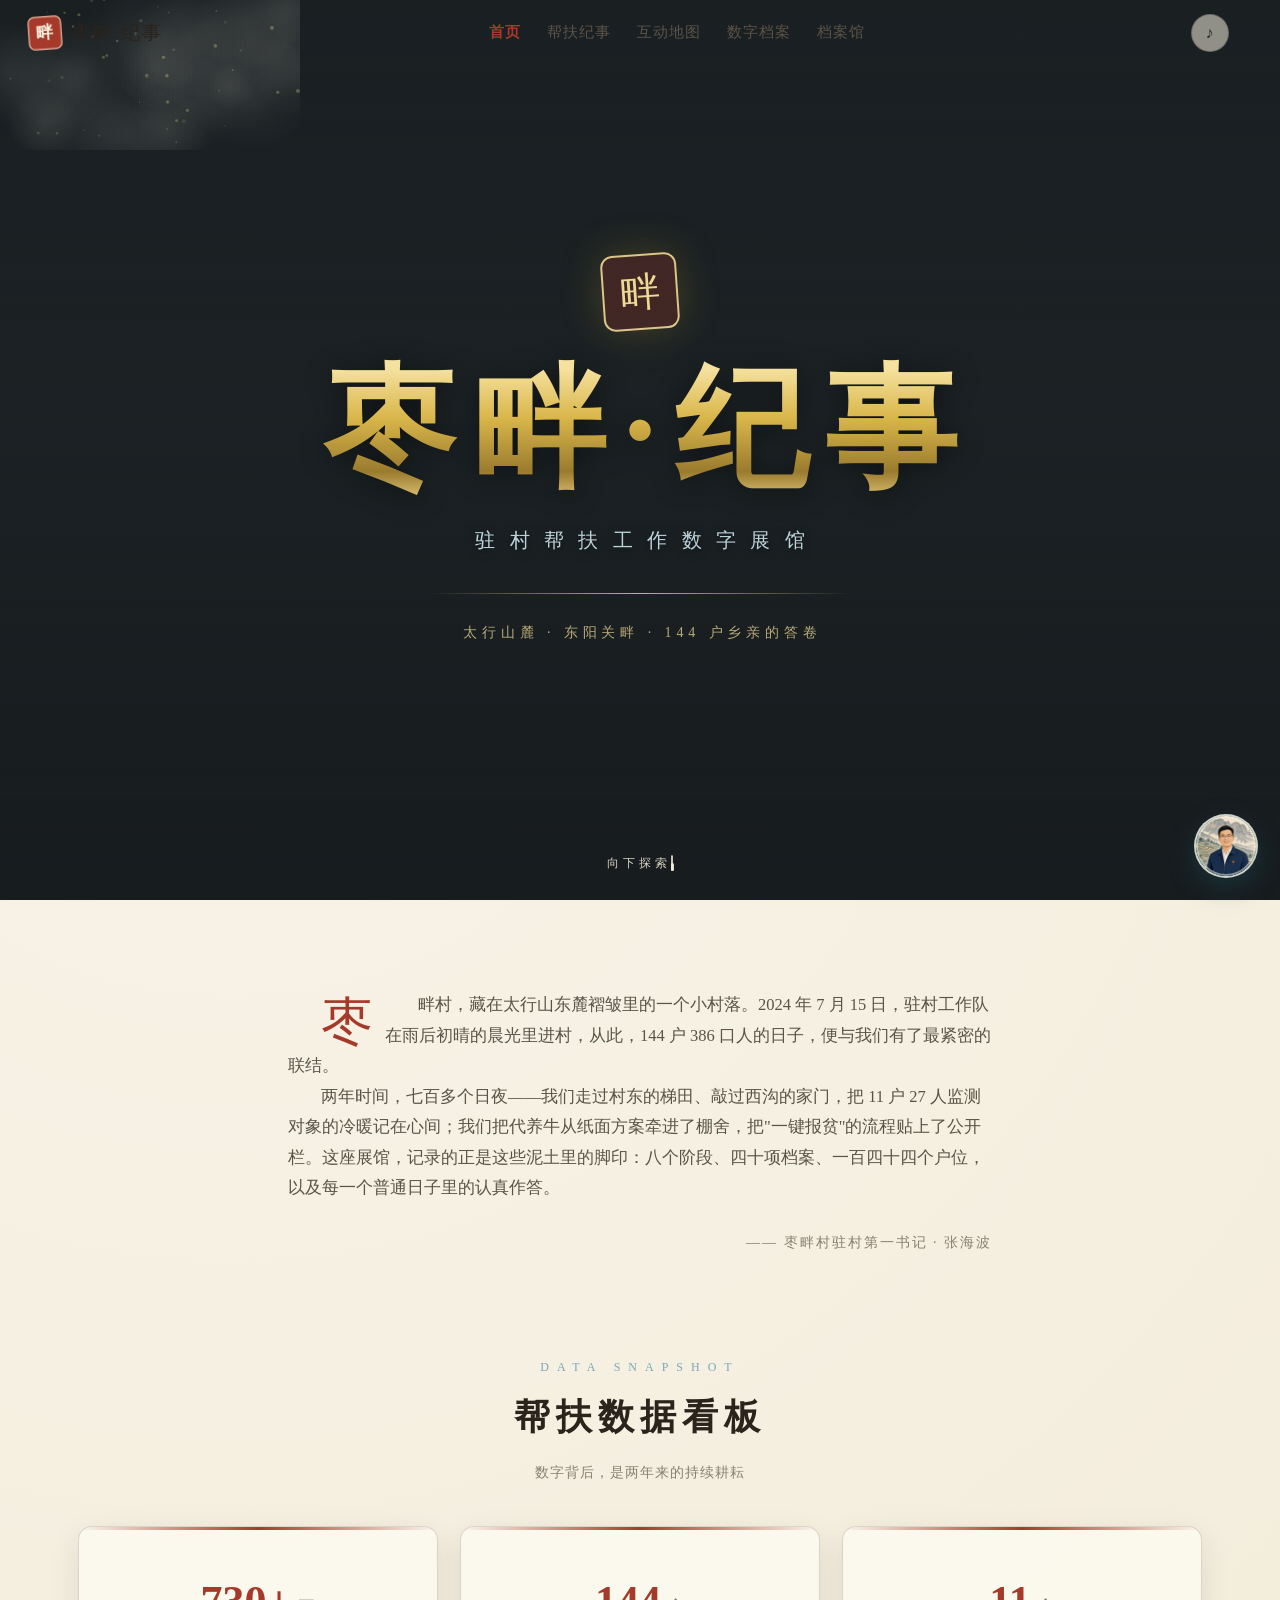
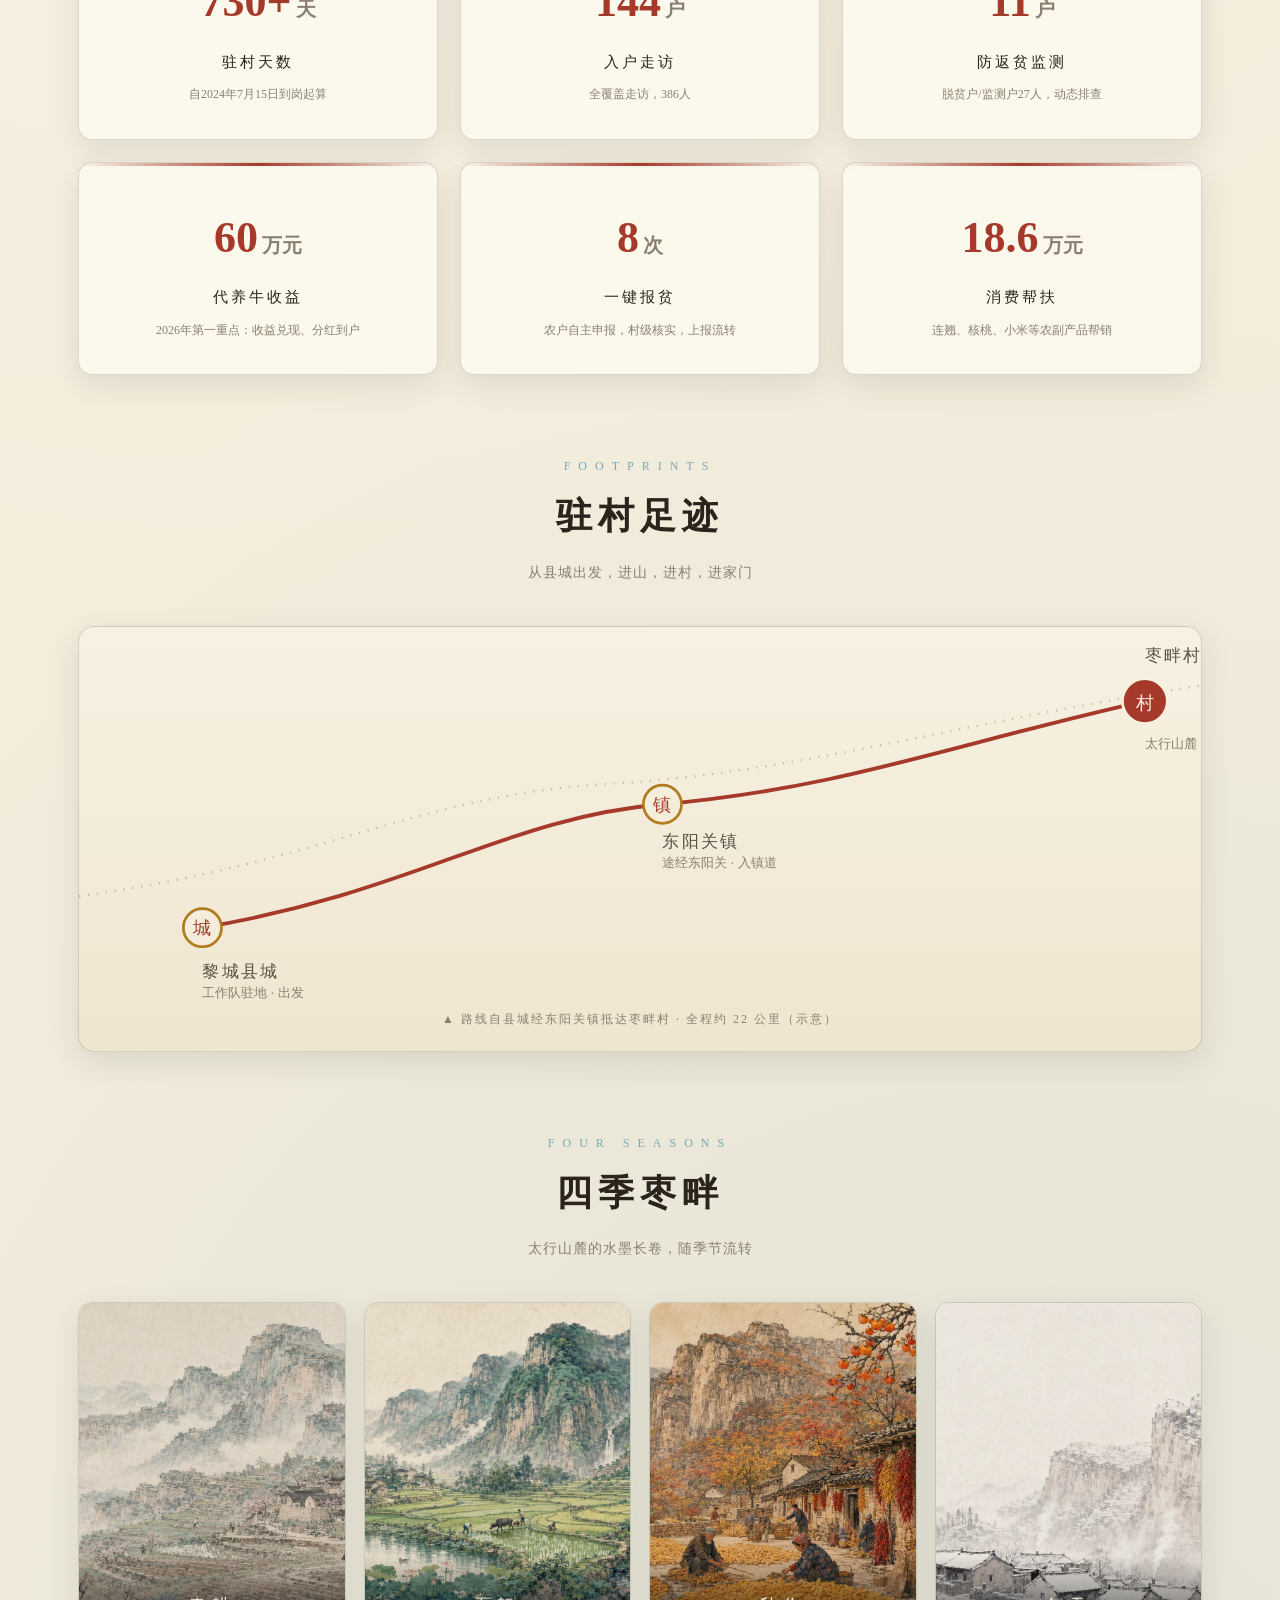
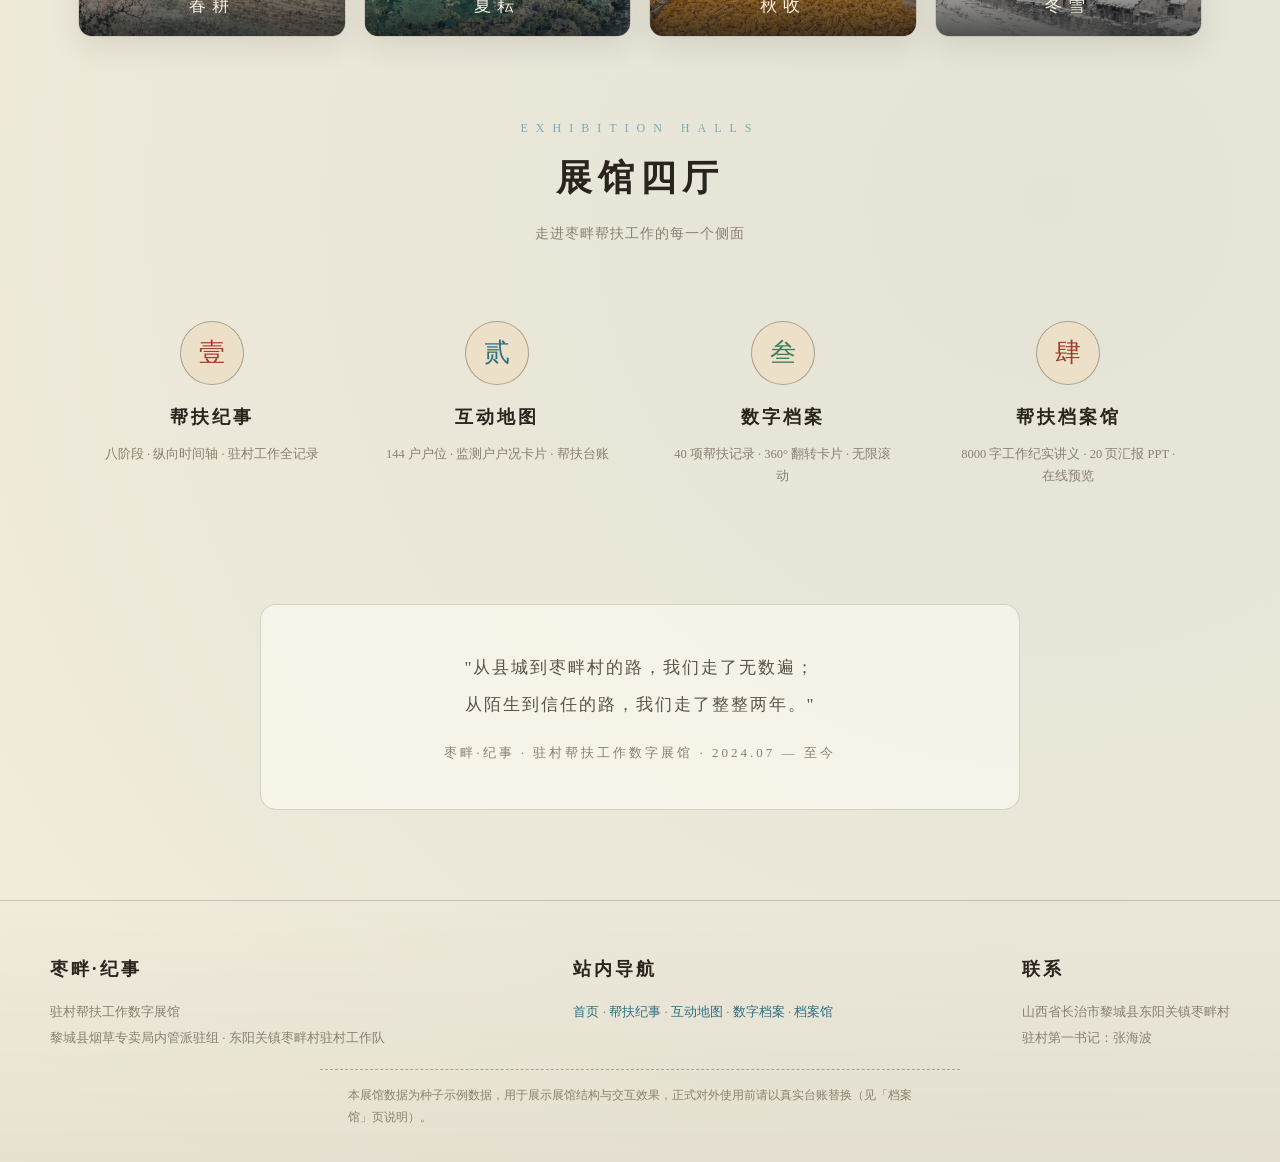
<file: index.html>
<!DOCTYPE html>
<html lang="zh-CN">
<head>
<meta charset="UTF-8">
<meta name="viewport" content="width=device-width, initial-scale=1.0">
<title>枣畔·纪事 — 驻村帮扶工作数字展馆</title>
<meta name="description" content="山西省黎城县东阳关镇枣畔村驻村帮扶工作数字展馆">
<link rel="stylesheet" href="assets/css/style.css">
<style>
/* ---------- 首页专属：全屏视差开场 ---------- */
.hero{position:relative; height:100vh; min-height:620px; overflow:hidden; background:#1d2326}
.hero-bg{position:absolute; inset:0; opacity:0; background-size:cover; background-position:center; animation:season 20s ease-in-out infinite; will-change:opacity,transform}
#bz1{background-image:url('assets/img/season-spring.png'); animation-delay:0s}
#bz2{background-image:url('assets/img/season-summer.png'); animation-delay:5s}
#bz3{background-image:url('assets/img/season-autumn.png'); animation-delay:10s}
#bz4{background-image:url('assets/img/season-winter.png'); animation-delay:15s}
@keyframes season{0%,20%{opacity:0} 5%,15%{opacity:1} 25%,100%{opacity:0}}
.hero-veil{position:absolute; inset:0; background:linear-gradient(180deg, rgba(20,24,26,.30) 0%, rgba(20,24,26,.12) 45%, rgba(20,24,26,.62) 100%); z-index:2}
#zpParticles{position:absolute; inset:0; z-index:3; pointer-events:none}
.hero-inner{position:relative; z-index:4; height:100%; display:flex; flex-direction:column; align-items:center; justify-content:center; text-align:center; padding:0 24px; will-change:transform}
.hero-seal{width:76px;height:76px;border:2px solid rgba(238,216,150,.9); border-radius:12px; display:grid;place-items:center; transform:rotate(-4deg); color:#eed896; font-size:40px; letter-spacing:0; box-shadow:0 0 40px rgba(201,162,39,.25); margin-bottom:26px; background:rgba(166,58,42,.28)}
.hero-title{
  font-size:clamp(58px, 11vw, 132px); font-weight:700; letter-spacing:.14em; line-height:1.12; text-indent:.14em;
  background:linear-gradient(180deg,#f6e2a0 8%, #d9b64a 42%, #9a7b2e 78%, #e8ce82 100%);
  -webkit-background-clip:text; background-clip:text; color:transparent;
  filter:drop-shadow(0 3px 14px rgba(0,0,0,.45)); user-select:none;
}
.hero-sub{margin-top:18px; font-size:clamp(15px,2vw,20px); letter-spacing:.72em; text-indent:.72em; color:#bcd3da; text-shadow:0 2px 10px rgba(0,0,0,.5)}
.hero-line{width:min(420px,70vw); height:1px; margin:34px auto 0; background:linear-gradient(90deg,transparent,rgba(238,216,150,.8),transparent)}
.hero-quote{margin-top:26px; font-size:14px; letter-spacing:.35em; text-indent:.35em; color:rgba(238,216,150,.75)}
.scroll-hint{position:absolute; bottom:26px; left:50%; transform:translateX(-50%); text-align:center; color:rgba(248,241,223,.85); font-size:12px; letter-spacing:4px; z-index:40}
.scroll-hint .mouse{width:24px;height:38px;border:1.5px solid rgba(248,241,223,.8);border-radius:14px;margin:8px auto 0;position:relative}
.scroll-hint .mouse::after{content:'';position:absolute;left:50%;top:7px;width:3px;height:8px;margin-left:-1.5px;border-radius:2px;background:rgba(248,241,223,.9);animation:wheel 1.8s ease-in-out infinite}
@keyframes wheel{0%{transform:translateY(0);opacity:1}70%{transform:translateY(12px);opacity:0}100%{opacity:0}}

/* ---------- 序言 ---------- */
.prologue{max-width:760px; margin:0 auto; padding:90px 28px 20px; text-align:center; position:relative}
.prologue .drop{font-size:52px; float:left; line-height:1; color:var(--zhusha); margin:6px 12px 0 0}
.prologue p{font-size:16.5px; text-align:left; text-indent:2em; color:var(--ink-soft)}
.prologue .sign{margin-top:26px; text-align:right; font-size:14px; color:var(--ink-faint); letter-spacing:2px}
.prologue .sign b{color:var(--zhusha)}

/* ---------- 数据看板 ---------- */
.stats{display:grid; grid-template-columns:repeat(3,1fr); gap:22px}
@media(max-width:860px){.stats{grid-template-columns:repeat(2,1fr)}}
.stat{text-align:center; padding:34px 18px; border-radius:14px; background:rgba(255,253,245,.62); border:1px solid var(--line); box-shadow:var(--shadow); position:relative; overflow:hidden; transition:transform .35s}
.stat:hover{transform:translateY(-6px)}
.stat::before{content:''; position:absolute; left:0; top:0; right:0; height:3px; background:linear-gradient(90deg,transparent,var(--zhusha),transparent)}
.stat .v{font-size:clamp(30px,4vw,44px); font-weight:700; color:var(--zhusha); font-family:var(--serif)}
.stat .v i{font-style:normal; font-size:.45em; color:var(--ink-faint); margin-left:4px}
.stat .l{margin-top:6px; font-size:15px; letter-spacing:3px}
.stat .n{margin-top:8px; font-size:12px; color:var(--ink-faint); line-height:1.7}

/* ---------- 驻村足迹路线 ---------- */
.route-box{position:relative; border:1px solid var(--line); border-radius:16px; overflow:hidden; background:linear-gradient(180deg,#f7f1e2,#efe6d0); box-shadow:var(--shadow)}
.route-svg{display:block; width:100%; height:auto}
.route-svg .rpath{stroke-dasharray:1400; stroke-dashoffset:1400; transition:stroke-dashoffset 3.2s cubic-bezier(.6,.05,.3,.95)}
.route-svg .rmove{opacity:0; transition:opacity .6s}
.route-box.done .rpath{stroke-dashoffset:0}
.route-box.done .rmove{opacity:1}
.route-box.done .rmove{animation:car 3.2s ease-in-out}
@keyframes car{0%{offset-distance:0%}100%{offset-distance:100%}}
.route-nodes{display:flex; justify-content:space-between; padding:18px 34px 24px; position:relative}
.route-nodes .node{text-align:center; width:120px}
.route-nodes .node b{display:block; font-size:15px; letter-spacing:1px; color:var(--ink)}
.route-nodes .node span{font-size:12px; color:var(--ink-faint)}
.route-nodes .node i{display:inline-block; width:34px;height:34px; line-height:34px; border-radius:50%; background:var(--paper2); border:1.5px solid var(--zhusha); color:var(--zhusha); font-style:normal; margin-bottom:8px; font-size:14px}
.route-legend{text-align:center; font-size:12px; color:var(--ink-faint); padding-bottom:20px; letter-spacing:2px}

/* ---------- 四季流转 ---------- */
.seasons{display:grid; grid-template-columns:repeat(4,1fr); gap:18px}
@media(max-width:860px){.seasons{grid-template-columns:repeat(2,1fr)}}
.season{position:relative; border-radius:14px; overflow:hidden; border:1px solid var(--line); box-shadow:var(--shadow); aspect-ratio:4/5; cursor:pointer; transition:transform .4s}
.season:hover{transform:translateY(-8px)}
.season img{width:100%; height:100%; object-fit:cover; transition:transform .8s}
.season:hover img{transform:scale(1.07)}
.season .cap{position:absolute; left:0; right:0; bottom:0; padding:34px 16px 14px; background:linear-gradient(180deg,transparent,rgba(20,24,26,.72)); color:#f8f1df; font-size:17px; letter-spacing:6px; text-align:center}

/* ---------- 板块入口 ---------- */
.entry{display:grid; grid-template-columns:repeat(4,1fr); gap:18px}
@media(max-width:860px){.entry{grid-template-columns:repeat(2,1fr)}}
.entry-card{position:relative; padding:34px 22px 26px; border-radius:14px; text-align:center; overflow:hidden; text-decoration:none; color:var(--ink)}
.entry-card .ic{width:64px;height:64px;margin:0 auto 16px;border-radius:50%;display:grid;place-items:center;font-size:26px;background:var(--paper2);border:1px solid var(--line-strong)}
.entry-card h3{font-size:18px; letter-spacing:3px}
.entry-card p{margin-top:8px; font-size:12.5px; color:var(--ink-faint); line-height:1.8}
.entry-card::after{content:''; position:absolute; left:0; right:0; bottom:0; height:3px; background:var(--zhusha); transform:scaleX(0); transition:transform .4s; transform-origin:left}
.entry-card:hover::after{transform:scaleX(1)}
.entry-card.e1 .ic{color:var(--zhusha)} .entry-card.e2 .ic{color:var(--qingshi)}
.entry-card.e3 .ic{color:var(--jade)} .entry-card.e4 .ic{color:var(--zhusha)}

/* ---------- 尾言 ---------- */
.epilogue{max-width:760px;margin:90px auto 0;padding:44px 30px;text-align:center;border:1px solid var(--line);border-radius:16px;background:rgba(255,253,245,.55)}
.epilogue .q{font-size:17px; letter-spacing:2px; color:var(--ink-soft); line-height:2.2}
.epilogue .s{margin-top:18px; font-size:13px; color:var(--ink-faint); letter-spacing:3px}
</style>
</head>
<body data-page="index">

<header class="hero">
  <div class="hero-bg" id="bz1"></div>
  <div class="hero-bg" id="bz2"></div>
  <div class="hero-bg" id="bz3"></div>
  <div class="hero-bg" id="bz4"></div>
  <div class="hero-veil"></div>
  <canvas id="zpParticles"></canvas>
  <div class="hero-inner" id="heroInner">
    <div class="hero-seal">畔</div>
    <h1 class="hero-title">枣畔·纪事</h1>
    <div class="hero-sub">驻村帮扶工作数字展馆</div>
    <div class="hero-line"></div>
    <div class="hero-quote">太行山麓 · 东阳关畔 · 144 户乡亲的答卷</div>
  </div>
  <div class="scroll-hint">向下探索<span class="mouse"></span></div>
</header>

<nav id="zpNav" class="nav"></nav>

<main>
  <section class="prologue reveal">
    <p><span class="drop">枣</span>畔村，藏在太行山东麓褶皱里的一个小村落。2024 年 7 月 15 日，驻村工作队在雨后初晴的晨光里进村，从此，144 户 386 口人的日子，便与我们有了最紧密的联结。</p>
    <p>两年时间，七百多个日夜——我们走过村东的梯田、敲过西沟的家门，把 11 户 27 人监测对象的冷暖记在心间；我们把代养牛从纸面方案牵进了棚舍，把"一键报贫"的流程贴上了公开栏。这座展馆，记录的正是这些泥土里的脚印：八个阶段、四十项档案、一百四十四个户位，以及每一个普通日子里的认真作答。</p>
    <div class="sign">—— 枣畔村驻村第一书记 · 张海波</div>
  </section>

  <section class="wrap">
    <div class="sec-title reveal"><div class="en">Data Snapshot</div><h2>帮扶数据看板</h2><p>数字背后，是两年来的持续耕耘</p></div>
    <div class="stats" id="zpStats"></div>
  </section>

  <section class="wrap">
    <div class="sec-title reveal"><div class="en">Footprints</div><h2>驻村足迹</h2><p>从县城出发，进山，进村，进家门</p></div>
    <div class="route-box reveal" id="routeBox">
      <svg class="route-svg" viewBox="0 0 1000 340" xmlns="http://www.w3.org/2000/svg">
        <defs><marker id="arrow" markerWidth="8" markerHeight="8" refX="4" refY="4" orient="auto"><circle r="3" fill="#a63a2a"/></marker></defs>
        <path d="M0 240 C220 210 300 150 470 140 C640 130 760 90 1000 52" fill="none" stroke="#8a7a5c" stroke-width="2" stroke-dasharray="1 7" opacity=".5"/>
        <path class="rpath" d="M110 268 C300 236 380 170 520 158 C680 144 780 104 950 66" fill="none" stroke="#a63a2a" stroke-width="3.4" stroke-linecap="round"/>
        <circle class="rmove" r="6" fill="#c9a227" stroke="#f8f1df" stroke-width="2" style="offset-path:path('M110 268 C300 236 380 170 520 158 C680 144 780 104 950 66')">
          <animateMotion dur="3.2s" repeatCount="indefinite" path="M110 268 C300 236 380 170 520 158 C680 144 780 104 950 66"/>
        </circle>
        <g font-family="serif" text-anchor="middle">
          <circle cx="110" cy="268" r="17" fill="#f4eddc" stroke="#b07c1f" stroke-width="2.4"/><text x="110" y="274" font-size="16" fill="#a63a2a">城</text>
          <circle cx="520" cy="158" r="17" fill="#f4eddc" stroke="#b07c1f" stroke-width="2.4"/><text x="520" y="164" font-size="16" fill="#a63a2a">镇</text>
          <circle cx="950" cy="66" r="20" fill="#a63a2a" stroke="#f8f1df" stroke-width="2.4"/><text x="950" y="73" font-size="16" fill="#f8f1df">村</text>
        </g>
        <g font-family="serif" fill="#5b5347" font-size="15" letter-spacing="2">
          <text x="110" y="312">黎城县城</text><text x="520" y="196">东阳关镇</text><text x="950" y="30">枣畔村</text>
        </g>
        <g font-family="serif" fill="#8a8071" font-size="12">
          <text x="110" y="330">工作队驻地 · 出发</text><text x="520" y="214">途经东阳关 · 入镇道</text><text x="950" y="108">太行山麓 · 驻村到岗</text>
        </g>
      </svg>
      <div class="route-legend">▲ 路线自县城经东阳关镇抵达枣畔村 · 全程约 22 公里（示意）</div>
    </div>
  </section>

  <section class="wrap">
    <div class="sec-title reveal"><div class="en">Four Seasons</div><h2>四季枣畔</h2><p>太行山麓的水墨长卷，随季节流转</p></div>
    <div class="seasons" id="zpSeasons"></div>
  </section>

  <section class="wrap">
    <div class="sec-title reveal"><div class="en">Exhibition Halls</div><h2>展馆四厅</h2><p>走进枣畔帮扶工作的每一个侧面</p></div>
    <div class="entry" id="zpEntry"></div>
  </section>

  <section class="wrap">
    <div class="epilogue reveal">
      <div class="q">"从县城到枣畔村的路，我们走了无数遍；<br>从陌生到信任的路，我们走了整整两年。"</div>
      <div class="s">枣畔·纪事 · 驻村帮扶工作数字展馆 · 2024.07 — 至今</div>
    </div>
  </section>
</main>

<footer id="zpFooter" class="footer"></footer>

<script src="assets/js/data/site.js"></script>
<script src="assets/js/data/stages.js"></script>
<script src="assets/js/art.js"></script>
<script src="assets/js/common.js"></script>
<script>
(function () {
  var S = window.ZP;

  /* 数据看板 */
  document.getElementById('zpStats').innerHTML = S.stats.map(function (s, i) {
    return '<div class="stat reveal" style="transition-delay:' + (i * 90) + 'ms"><div class="v">' + s.value + '<i>' + s.unit + '</i></div><div class="l">' + s.label + '</div><div class="n">' + s.note + '</div></div>';
  }).join('');

  /* 四季 */
  var seasons = [
    ['season-spring.png', '春耕'], ['season-summer.png', '夏耘'],
    ['season-autumn.png', '秋收'], ['season-winter.png', '冬雪']
  ];
  document.getElementById('zpSeasons').innerHTML = seasons.map(function (s, i) {
    return '<a class="season reveal" style="transition-delay:' + (i * 90) + 'ms" href="jishi.html"><img src="assets/img/' + s[0] + '" alt="' + s[1] + '"><div class="cap">' + s[1] + '</div></a>';
  }).join('');

  /* 展馆四厅 */
  var entry = [
    ['帮扶纪事', '八阶段 · 纵向时间轴 · 驻村工作全记录', 'jishi.html', '壹', 'e1'],
    ['互动地图', '144 户户位 · 监测户户况卡片 · 帮扶台账', 'ditu.html', '贰', 'e2'],
    ['数字档案', '40 项帮扶记录 · 360° 翻转卡片 · 无限滚动', 'dang-an.html', '叁', 'e3'],
    ['帮扶档案馆', '8000 字工作纪实讲义 · 20 页汇报 PPT · 在线预览', 'danganguan.html', '肆', 'e4']
  ];
  document.getElementById('zpEntry').innerHTML = entry.map(function (e) {
    return '<a class="entry-card ' + e[4] + ' reveal" href="' + e[2] + '"><div class="ic">' + e[3] + '</div><h3>' + e[0] + '</h3><p>' + e[1] + '</p></a>';
  }).join('');

  /* 视差 */
  var inner = document.getElementById('heroInner');
  var bgs = S.$$('.hero-bg');
  window.addEventListener('scroll', function () {
    var y = window.scrollY;
    if (y < window.innerHeight * 1.2) {
      inner.style.transform = 'translateY(' + y * 0.32 + 'px)';
      bgs.forEach(function (b) { b.style.transform = 'translateY(' + y * 0.16 + 'px)'; });
    }
  }, { passive: true });

  /* 粒子：炊烟 + 微光 */
  (function () {
    var cv = document.getElementById('zpParticles'), ctx = cv.getContext('2d');
    function size() { cv.width = cv.clientWidth; cv.height = cv.clientHeight; }
    size(); window.addEventListener('resize', size);
    var smoke = [], glow = [], N = 26, G = 46;
    for (var i = 0; i < N; i++) smoke.push({ x: Math.random(), y: Math.random(), r: 24 + Math.random() * 46, s: 0.0012 + Math.random() * 0.002, o: 0.03 + Math.random() * 0.05, drift: (Math.random() - 0.5) * 0.0006 });
    for (var j = 0; j < G; j++) glow.push({ x: Math.random(), y: Math.random(), r: 0.6 + Math.random() * 1.4, s: 0.0003 + Math.random() * 0.0008, o: 0.10 + Math.random() * 0.22 });
    function tick() {
      ctx.clearRect(0, 0, cv.width, cv.height);
      smoke.forEach(function (p) {
        p.y -= p.s; p.x += p.drift; if (p.y < -0.1) { p.y = 1.05; p.x = Math.random(); }
        var g = ctx.createRadialGradient(p.x * cv.width, p.y * cv.height, 0, p.x * cv.width, p.y * cv.height, p.r);
        g.addColorStop(0, 'rgba(240,238,226,' + p.o + ')'); g.addColorStop(1, 'rgba(240,238,226,0)');
        ctx.fillStyle = g; ctx.beginPath(); ctx.arc(p.x * cv.width, p.y * cv.height, p.r, 0, 7); ctx.fill();
      });
      glow.forEach(function (p) {
        p.y -= p.s; p.x += Math.sin(p.y * 30) * 0.0002; if (p.y < -0.05) { p.y = 1.02; p.x = Math.random(); }
        ctx.fillStyle = 'rgba(238,216,150,' + p.o + ')';
        ctx.beginPath(); ctx.arc(p.x * cv.width, p.y * cv.height, p.r, 0, 7); ctx.fill();
      });
      requestAnimationFrame(tick);
    }
    tick();
  })();

  /* 路线绘制动画 */
  var io = new IntersectionObserver(function (es) {
    es.forEach(function (en) { if (en.isIntersecting) { en.target.classList.add('done'); io.unobserve(en.target); } });
  }, { threshold: 0.35 });
  io.observe(document.getElementById('routeBox'));
})();
</script>
</body>
</html>
</file>
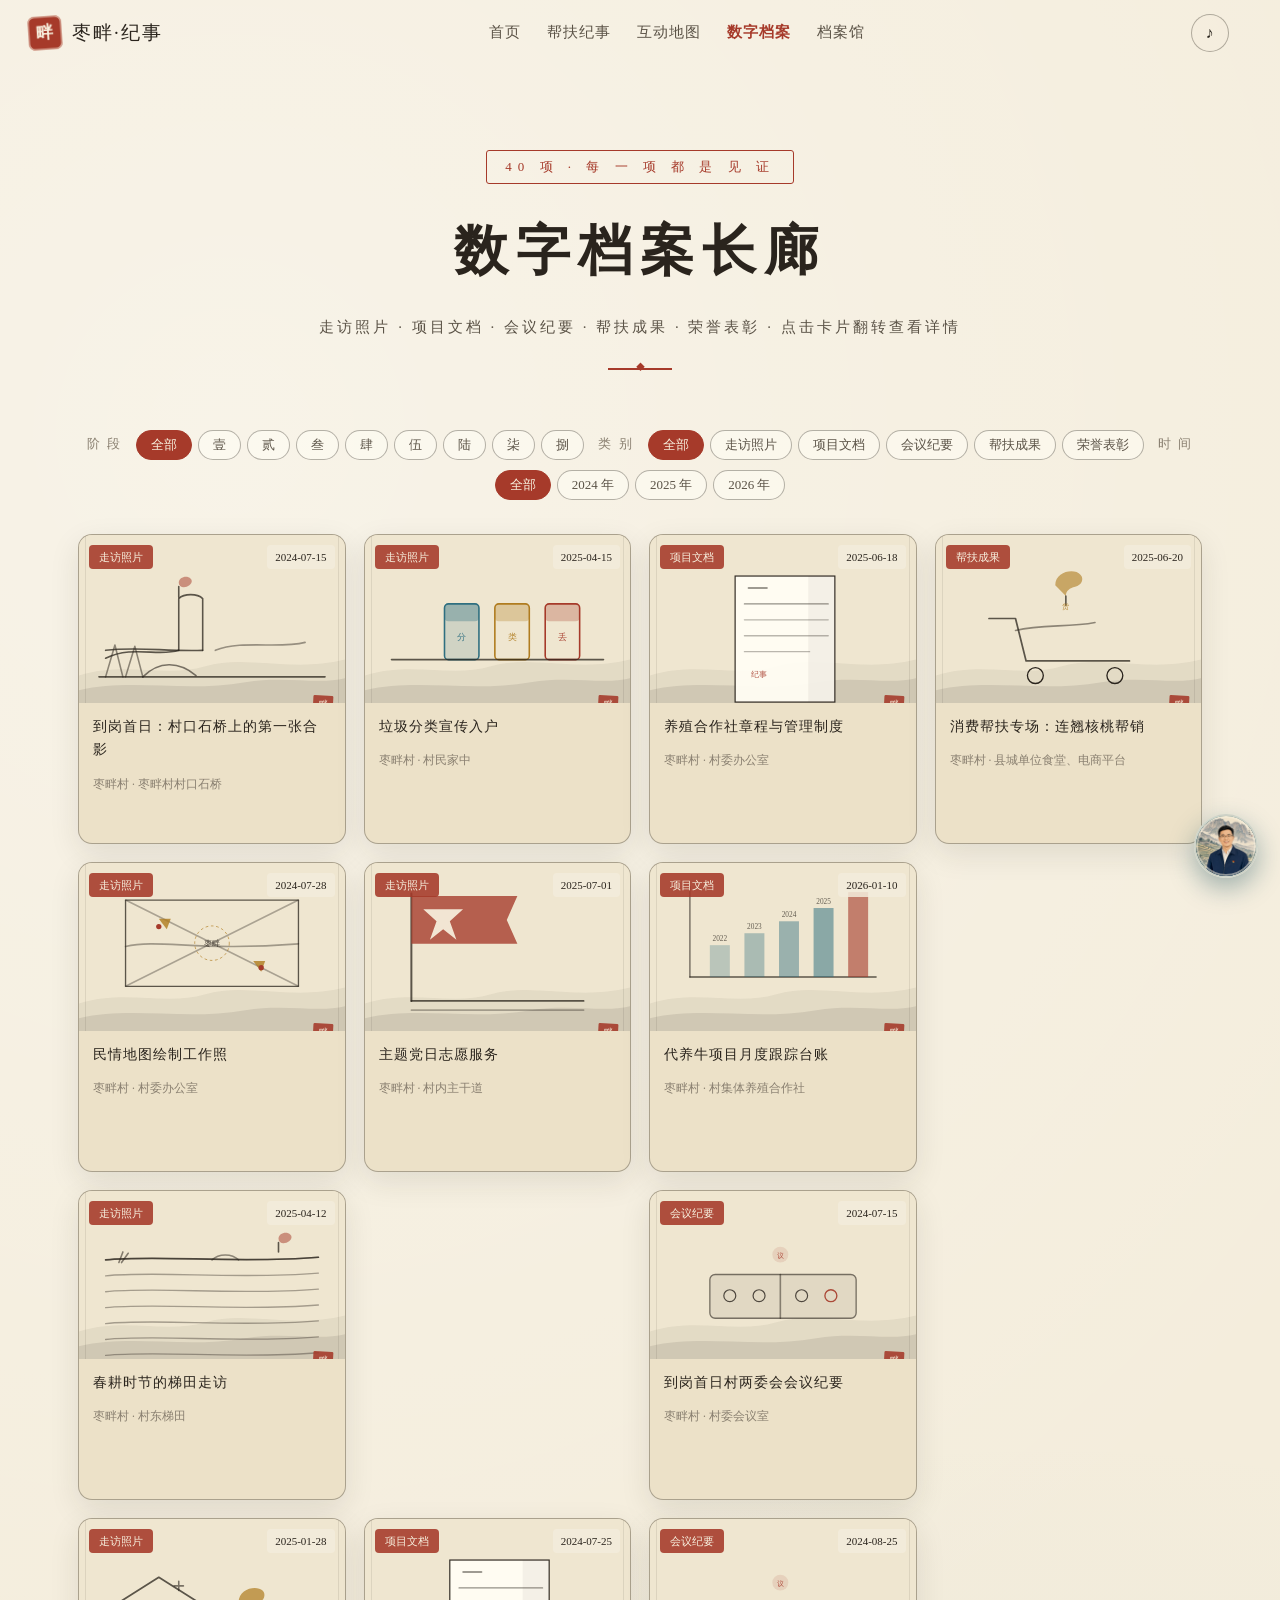
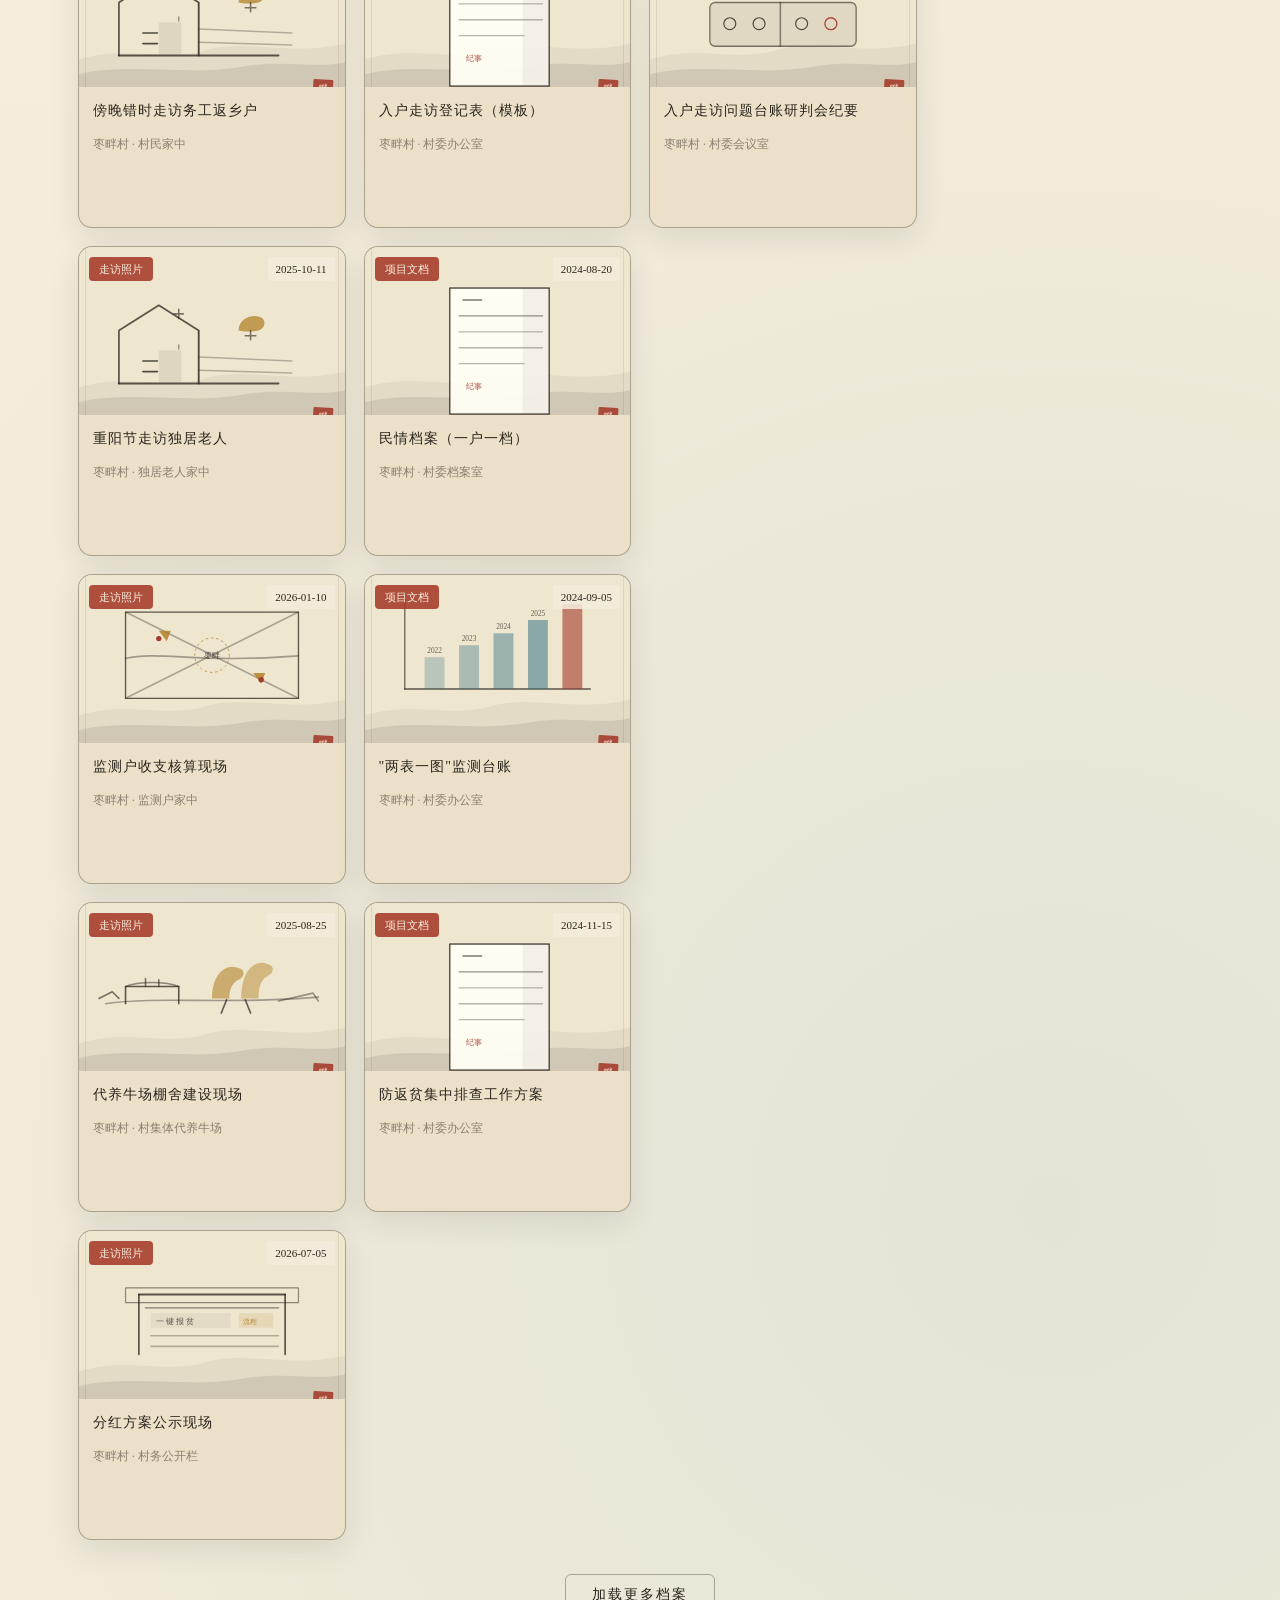
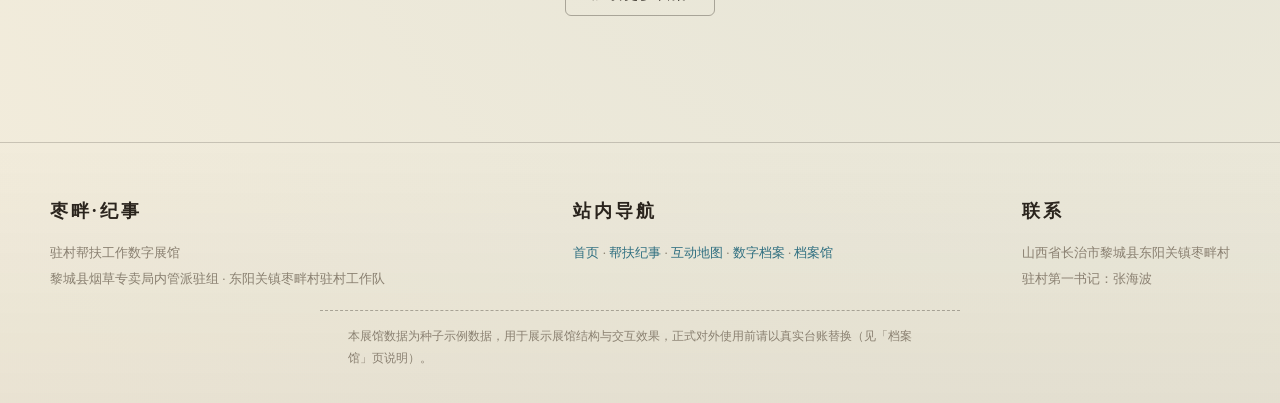
<file: dang-an.html>
<!DOCTYPE html>
<html lang="zh-CN">
<head>
<meta charset="UTF-8">
<meta name="viewport" content="width=device-width, initial-scale=1.0">
<title>数字档案 — 枣畔·纪事</title>
<link rel="stylesheet" href="assets/css/style.css">
<style>
/* 筛选条 */
.filters{display:flex; flex-wrap:wrap; gap:10px; align-items:center; justify-content:center; margin-bottom:34px}
.filters .fgroup{display:flex; gap:6px; flex-wrap:wrap; align-items:center}
.filters .fg-label{font-size:12.5px; color:var(--ink-faint); letter-spacing:2px; margin:0 4px}
.chip{font-size:13px; color:var(--ink-soft); border:1px solid var(--line-strong); border-radius:20px; padding:5px 14px; transition:all .25s; background:rgba(255,253,245,.55)}
.chip:hover{border-color:var(--zhusha); color:var(--zhusha)}
.chip.on{background:var(--zhusha); color:#f8f1df; border-color:var(--zhusha)}
/* 瀑布流 */
.waterfall{columns:4 250px; column-gap:18px}
@media(max-width:1100px){.waterfall{columns:3 220px}}
@media(max-width:760px){.waterfall{columns:2 180px}}
.arc{break-inside:avoid; margin-bottom:18px; perspective:1200px; cursor:pointer}
.arc-in{position:relative; width:100%; height:310px; transform-style:preserve-3d; transition:transform .7s cubic-bezier(.4,.1,.2,1)}
.arc.flip .arc-in{transform:rotateY(180deg)}
.arc .face{position:absolute; inset:0; backface-visibility:hidden; border-radius:14px; overflow:hidden; border:1px solid var(--line-strong); box-shadow:var(--shadow)}
.arc .front{background:var(--paper2)}
.arc .front img{width:100%; height:168px; object-fit:cover}
.arc .front .tt{padding:12px 14px; font-size:14px; letter-spacing:1px; line-height:1.7}
.arc .front .meta{padding:0 14px 12px; font-size:11.5px; color:var(--ink-faint)}
.arc .front .cat{position:absolute; top:10px; left:10px; font-size:11px; color:#f8f1df; background:rgba(166,58,42,.88); padding:2px 10px; border-radius:4px}
.arc .front .date{position:absolute; top:10px; right:10px; font-size:11px; color:var(--ink); background:rgba(244,237,220,.85); padding:2px 8px; border-radius:4px}
.arc .back{transform:rotateY(180deg); background:linear-gradient(165deg,#fffdf4,#efe6d0); padding:16px 16px; display:flex; flex-direction:column}
.arc .back .bt{font-size:14.5px; letter-spacing:1px; line-height:1.7; color:var(--ink); margin-bottom:10px}
.arc .back .kv{display:flex; gap:8px; font-size:12.5px; margin:4px 0; color:var(--ink-soft)}
.arc .back .kv b{flex:none; width:60px; color:var(--ink-faint); font-weight:400}
.arc .back .eff{margin-top:auto; padding-top:10px; border-top:1px dashed var(--line-strong); font-size:12.5px; color:var(--qingshi-deep); line-height:1.8}
.arc .back .go{margin-top:8px; font-size:12px; color:var(--zhusha); letter-spacing:1px}
.arc .back .go:hover{color:var(--zhusha)}
.arc:hover .front{border-color:rgba(176,124,31,.55); box-shadow:0 0 0 1px rgba(176,124,31,.35), 0 18px 44px rgba(42,36,29,.18)}
.arc:hover{transform:translateY(-4px)}
.load-more{text-align:center; margin:34px 0}
#zpSentinel{height:2px}
.empty{text-align:center; padding:60px 0; color:var(--ink-faint); font-size:14px; letter-spacing:2px}
.cat-chip-label{display:flex; gap:6px; align-items:center}
</style>
</head>
<body data-page="dang-an">
<nav id="zpNav" class="nav"></nav>

<header class="page-hero">
  <div class="kicker">40 项 · 每 一 项 都 是 见 证</div>
  <h1>数字档案长廊</h1>
  <div class="sub">走访照片 · 项目文档 · 会议纪要 · 帮扶成果 · 荣誉表彰 · 点击卡片翻转查看详情</div>
  <div class="rule"></div>
</header>

<main class="wrap">
  <div class="filters">
    <span class="fg-label">阶 段</span>
    <div class="fgroup" id="fStage"><button class="chip on" data-v="">全部</button></div>
    <span class="fg-label">类 别</span>
    <div class="fgroup" id="fCat"><button class="chip on" data-v="">全部</button></div>
    <span class="fg-label">时 间</span>
    <div class="fgroup" id="fTime"><button class="chip on" data-v="">全部</button></div>
  </div>
  <div class="waterfall" id="zpWaterfall"></div>
  <div class="load-more"><button class="btn" id="zpMore">加载更多档案</button></div>
  <div id="zpSentinel"></div>
</main>

<footer id="zpFooter" class="footer"></footer>

<script src="assets/js/data/site.js"></script>
<script src="assets/js/data/stages.js"></script>
<script src="assets/js/data/archives.js"></script>
<script src="assets/js/art.js"></script>
<script src="assets/js/common.js"></script>
<script>
(function () {
  var S = window.ZP;
  var CATS = { walk: '走访照片', doc: '项目文档', meet: '会议纪要', result: '帮扶成果', award: '荣誉表彰' };
  var state = { stage: '', cat: '', time: '', shown: 0, step: 10, list: [] };

  /* 筛选条构建 */
  document.getElementById('fStage').innerHTML += S.stages.map(function (s) {
    return '<button class="chip" data-v="' + s.id + '">' + s.no + '</button>';
  }).join('');
  document.getElementById('fCat').innerHTML += Object.keys(CATS).map(function (k) {
    return '<button class="chip" data-v="' + k + '">' + CATS[k] + '</button>';
  }).join('');
  var years = [];
  S.archives.forEach(function (a) { var y = a.date.slice(0, 4); if (years.indexOf(y) < 0) years.push(y); });
  years.sort();
  document.getElementById('fTime').innerHTML += years.map(function (y) {
    return '<button class="chip" data-v="' + y + '">' + y + ' 年</button>';
  }).join('');

  function bindChips(boxId, key) {
    var box = document.getElementById(boxId);
    box.addEventListener('click', function (e) {
      var b = e.target.closest('.chip'); if (!b) return;
      S.$$('.chip', box).forEach(function (x) { x.classList.remove('on'); });
      b.classList.add('on');
      state[key] = b.getAttribute('data-v');
      reset();
    });
  }
  bindChips('fStage', 'stage'); bindChips('fCat', 'cat'); bindChips('fTime', 'time');

  function filtered() {
    return S.archives.filter(function (a) {
      if (state.stage && a.stageId !== parseInt(state.stage, 10)) return false;
      if (state.cat && a.cat !== state.cat) return false;
      if (state.time && a.date.slice(0, 4) !== state.time) return false;
      return true;
    });
  }

  function cardHTML(a) {
    var st = S.stages.find(function (s) { return s.id === a.stageId; });
    return '<div class="arc reveal" data-id="' + a.id + '"><div class="arc-in">' +
      '<div class="face front"><span class="cat">' + CATS[a.cat] + '</span><span class="date">' + a.date + '</span>' +
      '<img src="' + S.art.render(a.art, a.id) + '" alt="' + a.title + '" loading="lazy">' +
      '<div class="tt">' + a.title + '</div><div class="meta">' + S.site.village + ' · ' + a.place + '</div></div>' +
      '<div class="face back"><div class="bt">' + a.title + '</div>' +
      '<div class="kv"><b>时间</b><span>' + a.date + '</span></div>' +
      '<div class="kv"><b>地点</b><span>' + a.place + '</span></div>' +
      '<div class="kv"><b>人员</b><span>' + a.people + '</span></div>' +
      '<div class="kv"><b>关联阶段</b><span>' + (st ? st.no + ' · ' + st.title : '—') + '</span></div>' +
      '<div class="eff"><b>工作成效</b>：' + a.effect + '</div>' +
      '<a class="go" href="stage.html?id=' + a.stageId + '">查看关联阶段 →</a></div></div></div>';
  }

  function renderBatch() {
    var wf = document.getElementById('zpWaterfall');
    var batch = state.list.slice(state.shown, state.shown + state.step);
    wf.insertAdjacentHTML('beforeend', batch.map(cardHTML).join(''));
    state.shown += batch.length;
    S.reveal();
    document.getElementById('zpMore').style.display = state.shown >= state.list.length ? 'none' : 'inline-flex';
    S.$$('.arc', wf).forEach(function (c) {
      c.addEventListener('click', function () { c.classList.toggle('flip'); });
    });
  }

  function reset() {
    state.list = filtered(); state.shown = 0;
    document.getElementById('zpWaterfall').innerHTML = '';
    if (!state.list.length) {
      document.getElementById('zpWaterfall').innerHTML = '<div class="empty">— 暂无符合条件的档案 —</div>';
      document.getElementById('zpMore').style.display = 'none';
      return;
    }
    renderBatch();
  }

  /* URL 预筛（来自阶段详情页跳转） */
  var qc = new URLSearchParams(location.search).get('cat');
  if (qc && CATS[qc]) {
    state.cat = qc;
    var bt = document.querySelector('#fCat .chip[data-v="' + qc + '"]');
    if (bt) { S.$$('#fCat .chip').forEach(function (x) { x.classList.remove('on'); }); bt.classList.add('on'); }
  }

  document.getElementById('zpMore').addEventListener('click', renderBatch);

  /* 无限滚动（IntersectionObserver 哨兵） */
  if ('IntersectionObserver' in window) {
    var io = new IntersectionObserver(function (es) {
      es.forEach(function (en) {
        if (en.isIntersecting && state.shown < state.list.length) renderBatch();
      });
    }, { rootMargin: '400px' });
    io.observe(document.getElementById('zpSentinel'));
  }

  reset();
})();
</script>
</body>
</html>
</file>
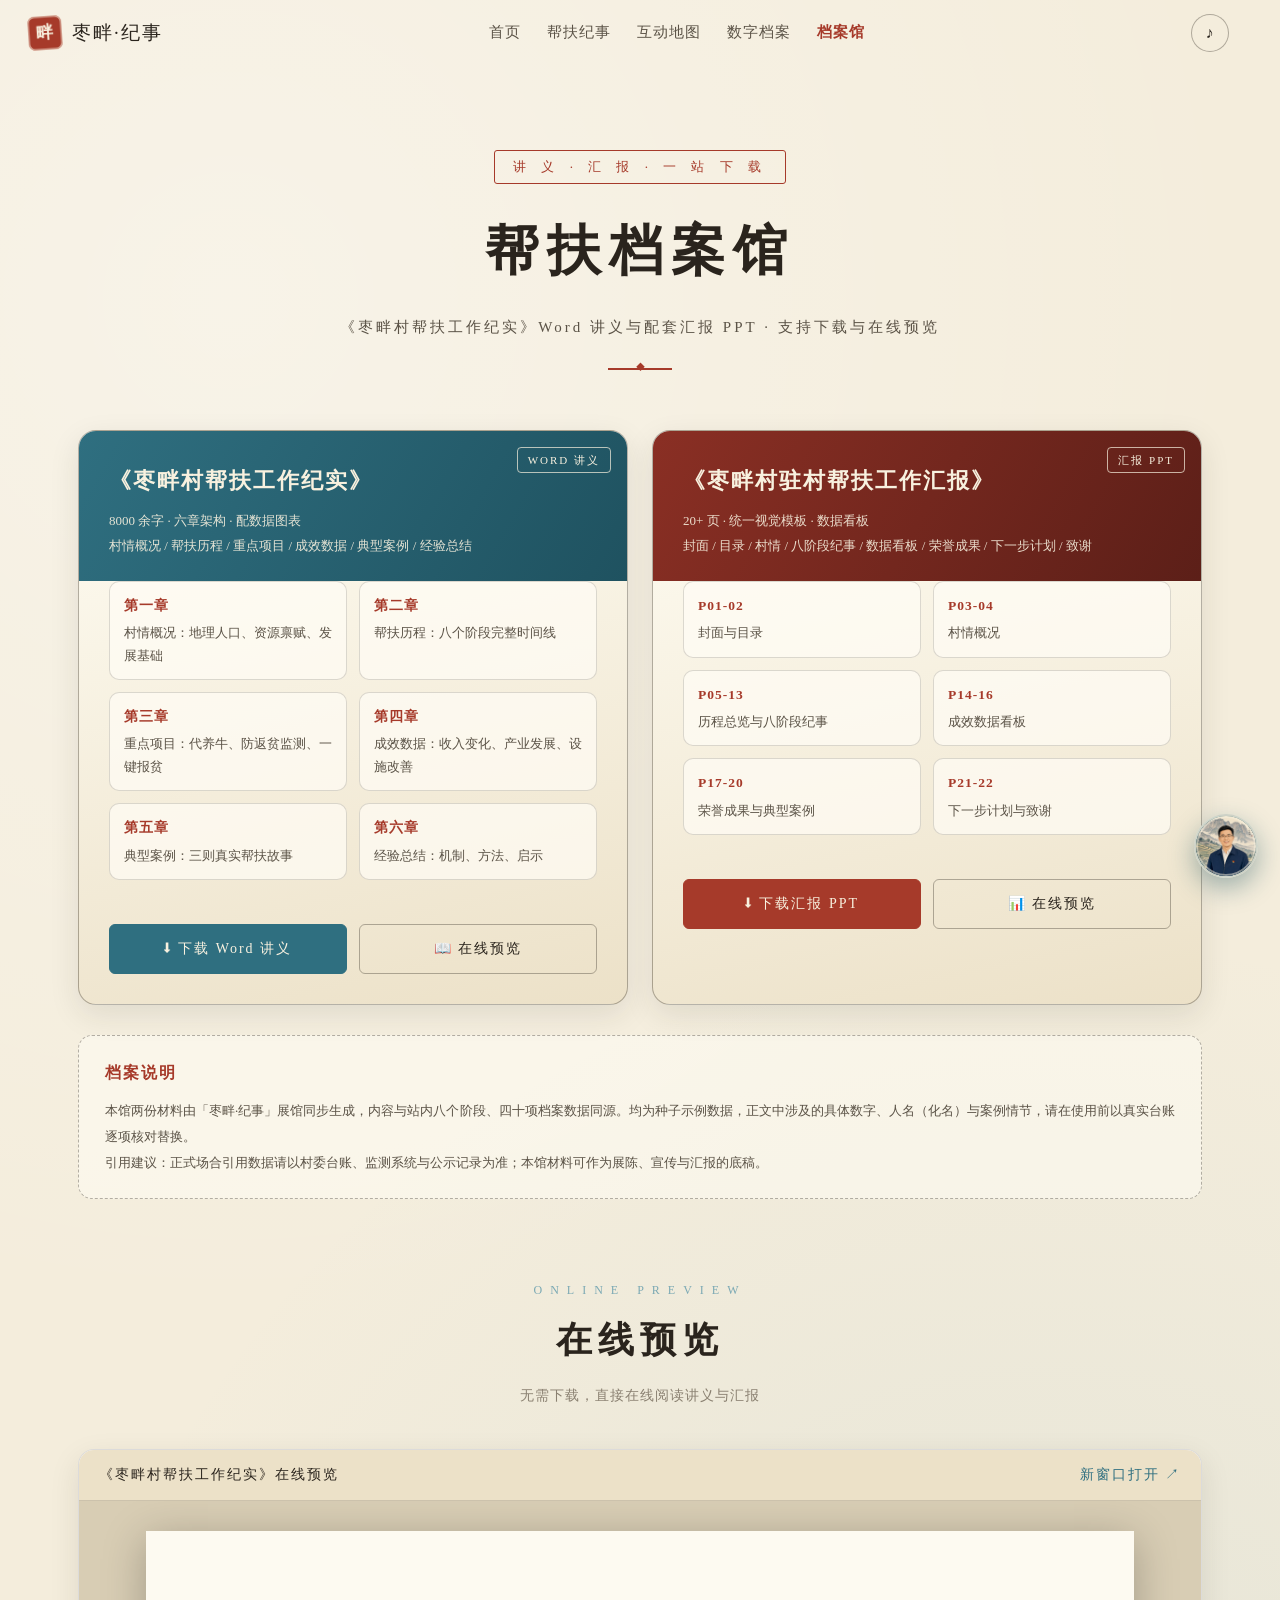
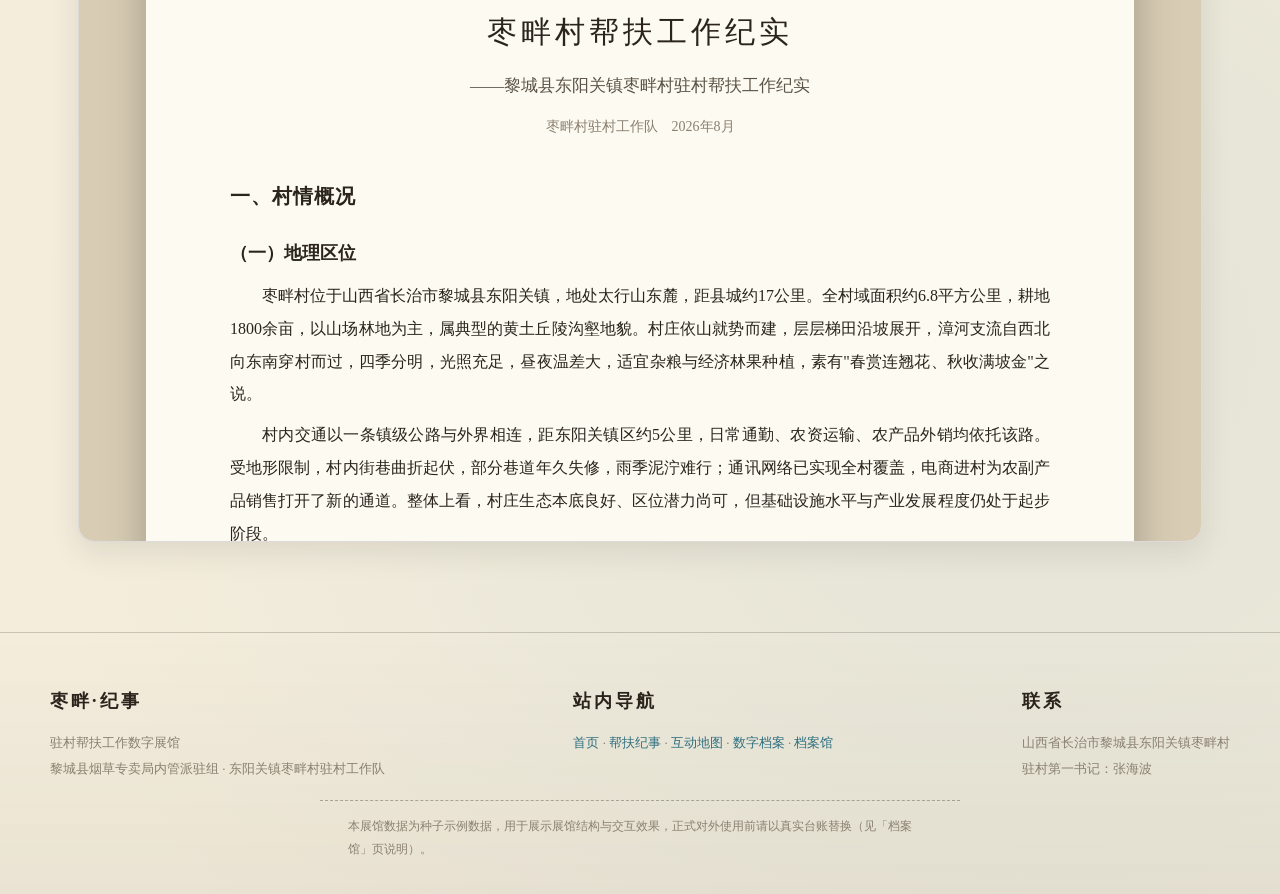
<file: danganguan.html>
<!DOCTYPE html>
<html lang="zh-CN">
<head>
<meta charset="UTF-8">
<meta name="viewport" content="width=device-width, initial-scale=1.0">
<title>帮扶档案馆 — 枣畔·纪事</title>
<link rel="stylesheet" href="assets/css/style.css">
<style>
.vault{display:grid; grid-template-columns:1fr 1fr; gap:24px}
@media(max-width:900px){.vault{grid-template-columns:1fr}}
.vitem{position:relative; border:1px solid var(--line-strong); border-radius:18px; overflow:hidden; background:linear-gradient(168deg,#fffdf4,#ece1c8); box-shadow:var(--shadow); display:flex; flex-direction:column; transition:transform .35s}
.vitem:hover{transform:translateY(-6px)}
.vitem .head{position:relative; padding:30px 30px 22px; color:#f8f1df}
.vitem .head::before{content:''; position:absolute; inset:0; opacity:.16}
.vitem.doc .head{background:linear-gradient(120deg,#2f6f80,#1f5260)}
.vitem.ppt .head{background:linear-gradient(120deg,#8a2f24,#5c1f18)}
.vitem .head h2{font-size:22px; letter-spacing:2px}
.vitem .head .desc{margin-top:8px; font-size:13px; opacity:.9; line-height:1.9}
.vitem .meta{padding:16px 30px 6px; font-size:12.5px; color:var(--ink-faint); line-height:2}
.vitem .meta b{color:var(--ink-soft)}
.vitem .acts{display:flex; gap:12px; padding:18px 30px 30px; flex-wrap:wrap}
.vitem .acts .btn{flex:1; justify-content:center; min-width:150px}
.vitem .badge{position:absolute; top:16px; right:16px; font-size:11px; letter-spacing:2px; border:1px solid rgba(248,241,223,.7); border-radius:4px; padding:2px 10px}
/* 章节预览 */
.chapters{display:grid; grid-template-columns:repeat(auto-fill,minmax(200px,1fr)); gap:12px; padding:0 30px 26px}
.chapter{background:rgba(255,253,245,.7); border:1px solid var(--line); border-radius:10px; padding:12px 14px; font-size:12.5px; color:var(--ink-soft); line-height:1.8}
.chapter b{display:block; color:var(--zhusha); font-size:13.5px; letter-spacing:1px; margin-bottom:4px}
/* 数据说明 */
.vault-note{margin-top:30px; border:1px dashed var(--line-strong); border-radius:14px; padding:22px 26px; background:rgba(255,253,245,.5)}
.vault-note h3{font-size:16px; letter-spacing:2px; color:var(--zhusha); margin-bottom:10px}
.vault-note p{font-size:13px; color:var(--ink-soft); line-height:2; text-align:justify}
.vault-note ul{margin:8px 0 0 20px; font-size:13px; color:var(--ink-soft); line-height:2}
.preview-frame{margin-top:24px; border:1px solid var(--line); border-radius:16px; overflow:hidden; box-shadow:var(--shadow); background:#fff}
.preview-frame iframe{width:100%; height:640px; border:none; display:block}
.preview-frame .pf-head{display:flex; align-items:center; justify-content:space-between; padding:12px 20px; background:var(--paper2); border-bottom:1px solid var(--line); font-size:14px; letter-spacing:2px}
</style>
</head>
<body data-page="danganguan">
<nav id="zpNav" class="nav"></nav>

<header class="page-hero">
  <div class="kicker">讲 义 · 汇 报 · 一 站 下 载</div>
  <h1>帮扶档案馆</h1>
  <div class="sub">《枣畔村帮扶工作纪实》Word 讲义与配套汇报 PPT · 支持下载与在线预览</div>
  <div class="rule"></div>
</header>

<main class="wrap">
  <div class="vault">
    <div class="vitem doc reveal">
      <div class="head"><span class="badge">WORD 讲义</span>
        <h2>《枣畔村帮扶工作纪实》</h2>
        <div class="desc">8000 余字 · 六章架构 · 配数据图表<br>村情概况 / 帮扶历程 / 重点项目 / 成效数据 / 典型案例 / 经验总结</div>
      </div>
      <div class="chapters">
        <div class="chapter"><b>第一章</b>村情概况：地理人口、资源禀赋、发展基础</div>
        <div class="chapter"><b>第二章</b>帮扶历程：八个阶段完整时间线</div>
        <div class="chapter"><b>第三章</b>重点项目：代养牛、防返贫监测、一键报贫</div>
        <div class="chapter"><b>第四章</b>成效数据：收入变化、产业发展、设施改善</div>
        <div class="chapter"><b>第五章</b>典型案例：三则真实帮扶故事</div>
        <div class="chapter"><b>第六章</b>经验总结：机制、方法、启示</div>
      </div>
      <div class="acts">
        <a class="btn btn-qing" href="下载/枣畔村帮扶工作纪实.docx">⬇ 下载 Word 讲义</a>
        <a class="btn" href="assets/preview/讲义预览.html" target="_blank">📖 在线预览</a>
      </div>
    </div>

    <div class="vitem ppt reveal">
      <div class="head"><span class="badge">汇报 PPT</span>
        <h2>《枣畔村驻村帮扶工作汇报》</h2>
        <div class="desc">20+ 页 · 统一视觉模板 · 数据看板<br>封面 / 目录 / 村情 / 八阶段纪事 / 数据看板 / 荣誉成果 / 下一步计划 / 致谢</div>
      </div>
      <div class="chapters">
        <div class="chapter"><b>P01-02</b>封面与目录</div>
        <div class="chapter"><b>P03-04</b>村情概况</div>
        <div class="chapter"><b>P05-13</b>历程总览与八阶段纪事</div>
        <div class="chapter"><b>P14-16</b>成效数据看板</div>
        <div class="chapter"><b>P17-20</b>荣誉成果与典型案例</div>
        <div class="chapter"><b>P21-22</b>下一步计划与致谢</div>
      </div>
      <div class="acts">
        <a class="btn btn-solid" href="下载/枣畔村帮扶工作汇报.pptx">⬇ 下载汇报 PPT</a>
        <a class="btn" href="assets/preview/汇报预览.html" target="_blank">📊 在线预览</a>
      </div>
    </div>
  </div>

  <div class="vault-note reveal">
    <h3>档案说明</h3>
    <p>本馆两份材料由「枣畔·纪事」展馆同步生成，内容与站内八个阶段、四十项档案数据同源。均为种子示例数据，正文中涉及的具体数字、人名（化名）与案例情节，请在使用前以真实台账逐项核对替换。</p>
    <p>引用建议：正式场合引用数据请以村委台账、监测系统与公示记录为准；本馆材料可作为展陈、宣传与汇报的底稿。</p>
  </div>

  <div class="sec-title reveal"><div class="en">Online Preview</div><h2>在线预览</h2><p>无需下载，直接在线阅读讲义与汇报</p></div>
  <div class="preview-frame">
    <div class="pf-head"><span>《枣畔村帮扶工作纪实》在线预览</span><a href="assets/preview/讲义预览.html" target="_blank">新窗口打开 ↗</a></div>
    <iframe src="assets/preview/讲义预览.html" title="讲义预览"></iframe>
  </div>
</main>

<footer id="zpFooter" class="footer"></footer>

<script src="assets/js/data/site.js"></script>
<script src="assets/js/common.js"></script>
</body>
</html>
</file>
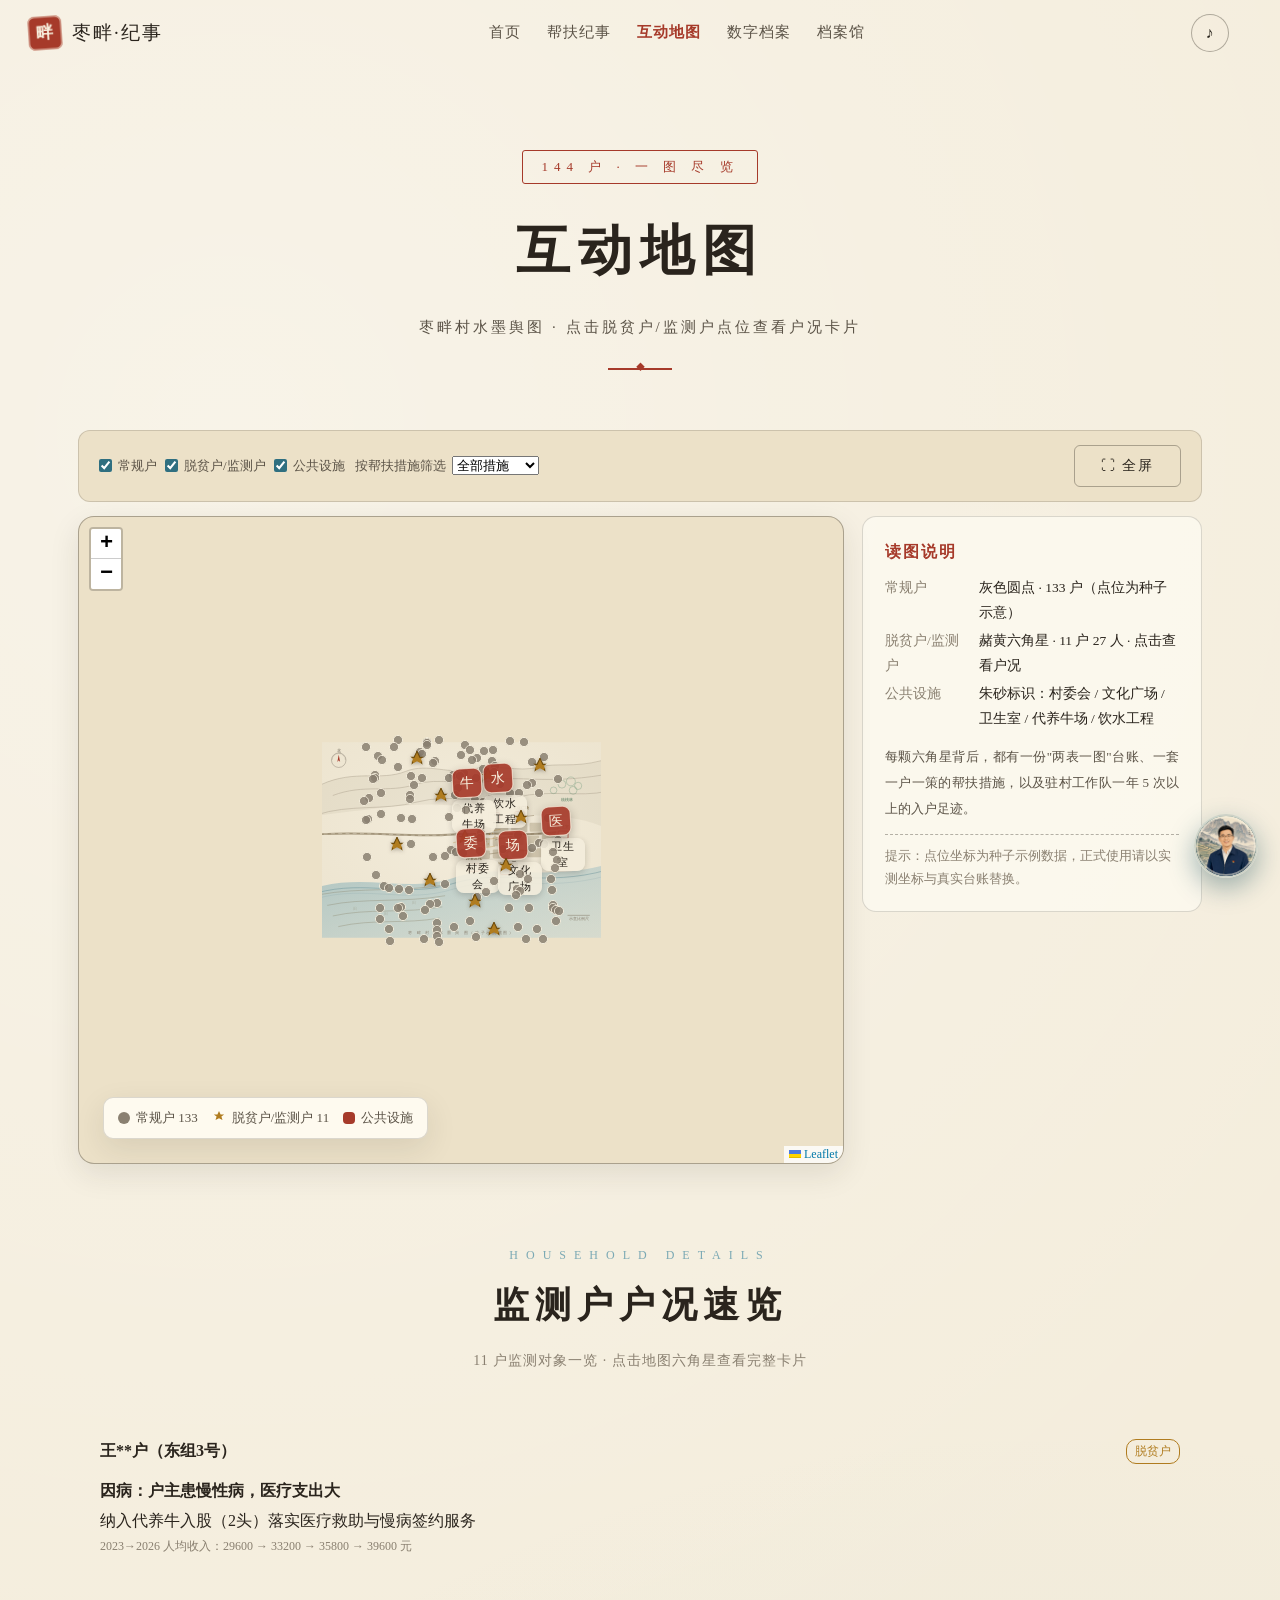
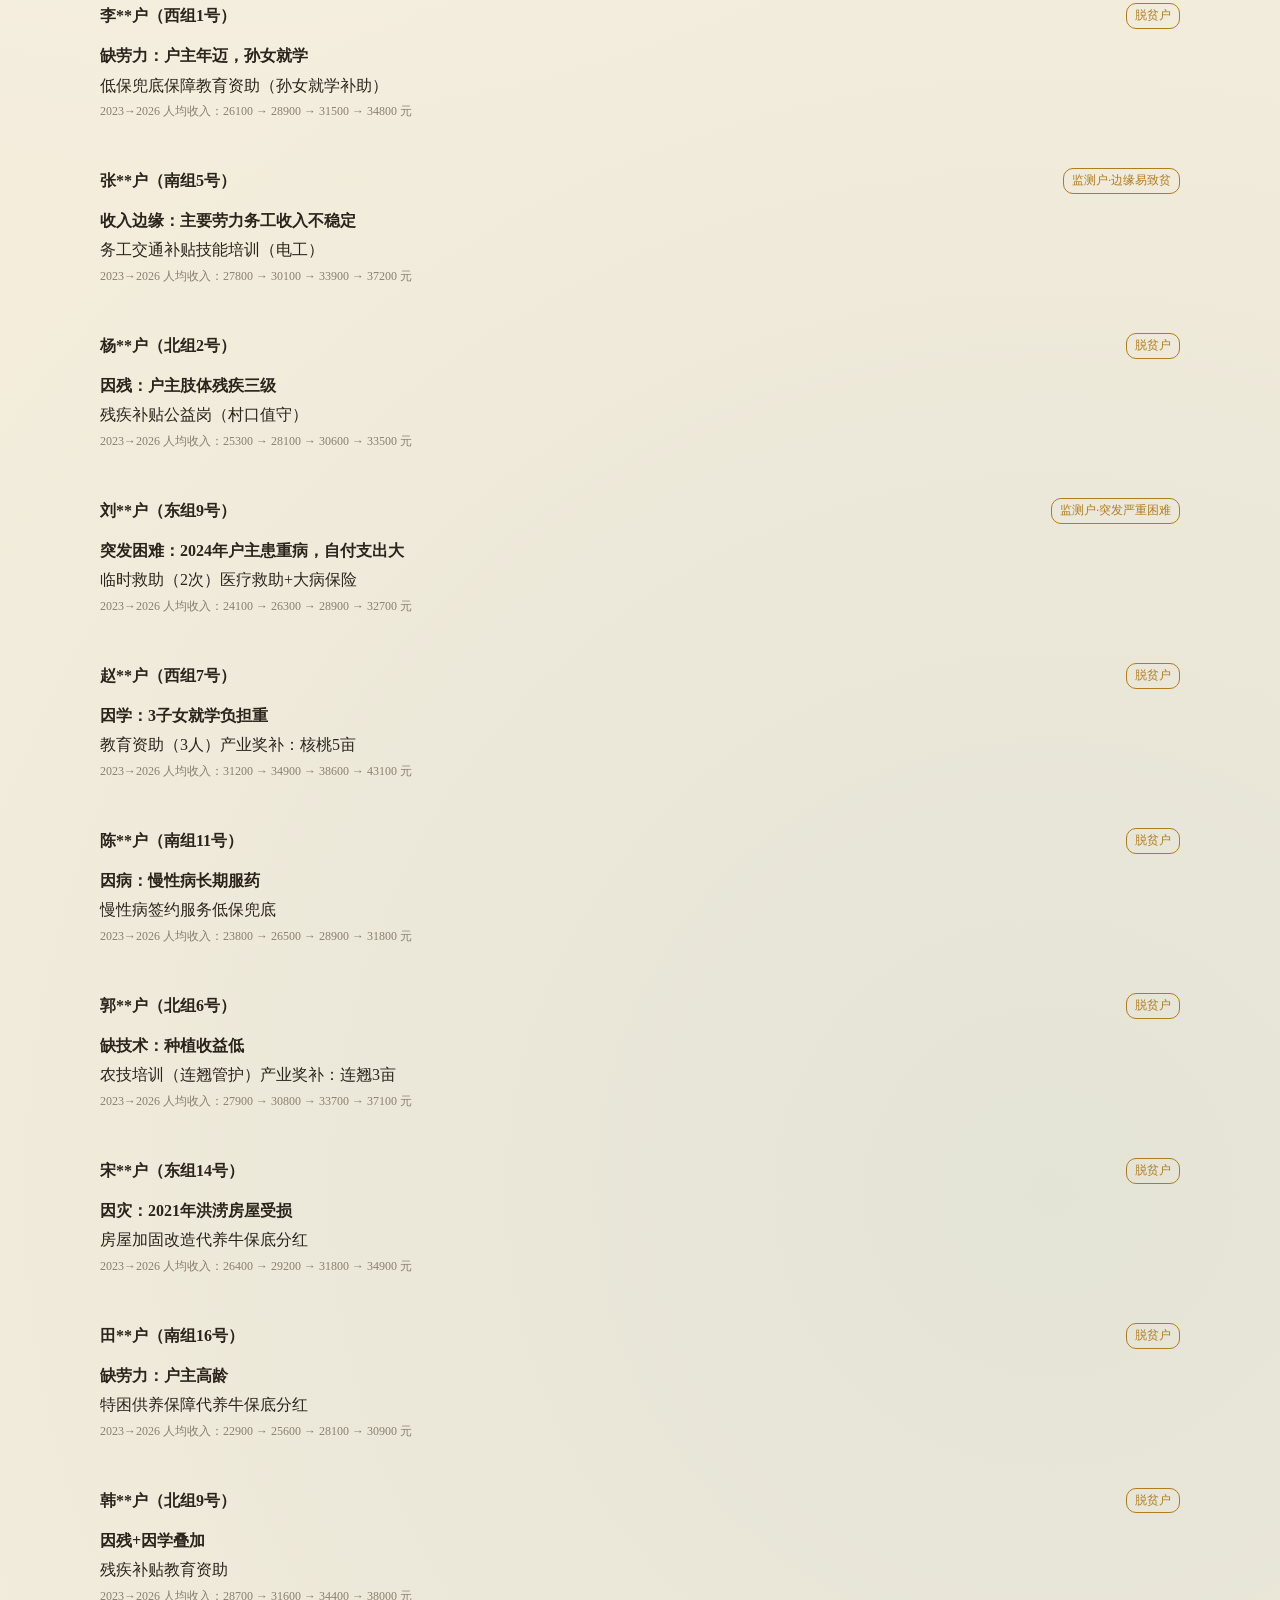
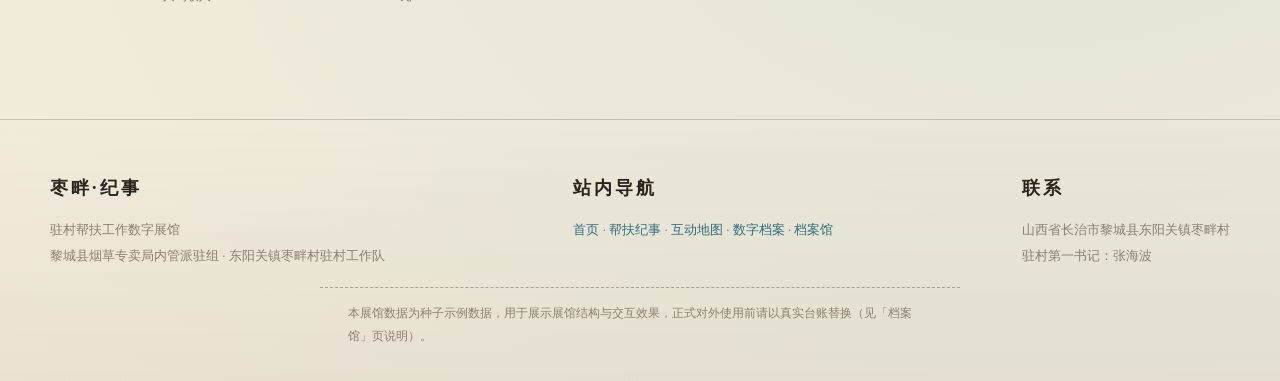
<file: ditu.html>
<!DOCTYPE html>
<html lang="zh-CN">
<head>
<meta charset="UTF-8">
<meta name="viewport" content="width=device-width, initial-scale=1.0">
<title>互动地图 — 枣畔·纪事</title>
<link rel="stylesheet" href="assets/lib/leaflet/leaflet.css">
<link rel="stylesheet" href="assets/css/style.css">
<style>
#map{width:100%; height:72vh; min-height:520px; border-radius:16px; border:1px solid var(--line-strong); box-shadow:var(--shadow); z-index:1}
.legend{display:flex; flex-wrap:wrap; gap:14px; align-items:center; font-size:13px; color:var(--ink-soft)}
.legend .it{display:flex; align-items:center; gap:6px}
.legend .dot{width:12px;height:12px;border-radius:50%;display:inline-block}
.legend .star{width:14px;height:14px;display:inline-block}
.legend svg{display:block}
.map-side{display:grid; grid-template-columns:1fr 340px; gap:18px; align-items:start}
@media(max-width:900px){.map-side{grid-template-columns:1fr}}
.map-info{background:rgba(255,253,245,.6); border:1px solid var(--line); border-radius:14px; padding:20px 22px}
.map-info h3{font-size:16px; letter-spacing:2px; margin-bottom:10px; color:var(--zhusha)}
.map-info p{font-size:13px; color:var(--ink-soft); line-height:2; text-align:justify}
.map-info .kv{display:flex; gap:8px; font-size:13.5px; margin:3px 0}
.map-info .kv b{flex:none; width:86px; color:var(--ink-faint); font-weight:400}
.map-info .tip{margin-top:12px; font-size:12.5px; color:var(--ink-faint); border-top:1px dashed var(--line-strong); padding-top:10px}
.marker-h{font-size:0}
.star-ic{filter:drop-shadow(0 1px 2px rgba(42,36,29,.4))}
.hex{clip-path:polygon(50% 0, 61% 25%, 88% 25%, 68% 46%, 79% 73%, 50% 56%, 21% 73%, 32% 46%, 12% 25%, 39% 25%)}
.facility-ic{background:none; border:none}
.facility-ic .box{width:30px;height:30px;border-radius:8px;background:rgba(166,58,42,.92);display:grid;place-items:center;color:#f8f1df;font-size:14px;border:1.5px solid rgba(248,241,223,.8);box-shadow:0 4px 10px rgba(42,36,29,.3);transform:rotate(-3deg)}
.facility-ic .lab{font-size:11px; text-align:center; color:var(--ink); background:rgba(244,237,220,.88); border-radius:8px; padding:0 6px; margin-top:2px; letter-spacing:1px; box-shadow:0 2px 6px rgba(42,36,29,.2)}
.full-btn{margin-left:auto}
</style>
</head>
<body data-page="ditu">
<nav id="zpNav" class="nav"></nav>

<header class="page-hero">
  <div class="kicker">144 户 · 一 图 尽 览</div>
  <h1>互动地图</h1>
  <div class="sub">枣畔村水墨舆图 · 点击脱贫户/监测户点位查看户况卡片</div>
  <div class="rule"></div>
</header>

<main class="wrap">
  <div class="map-toolbar">
    <div class="grp">
      <label><input type="checkbox" id="fRegular" checked> 常规户</label>
      <label><input type="checkbox" id="fMonitored" checked> 脱贫户/监测户</label>
      <label><input type="checkbox" id="fFacility" checked> 公共设施</label>
    </div>
    <div class="grp">
      <label>按帮扶措施筛选
        <select id="fMeasure">
          <option value="">全部措施</option>
          <option>代养牛入股</option><option>公益岗</option><option>产业奖补</option>
          <option>务工补贴</option><option>医疗救助</option><option>教育资助</option>
          <option>低保兜底</option><option>临时救助</option>
        </select>
      </label>
    </div>
    <button class="btn full-btn" id="zpFull">⛶ 全屏</button>
  </div>

  <div class="map-side">
    <div id="map"></div>
    <aside class="map-info">
      <h3>读图说明</h3>
      <div class="kv"><b>常规户</b><span>灰色圆点 · 133 户（点位为种子示意）</span></div>
      <div class="kv"><b>脱贫户/监测户</b><span>赭黄六角星 · 11 户 27 人 · 点击查看户况</span></div>
      <div class="kv"><b>公共设施</b><span>朱砂标识：村委会 / 文化广场 / 卫生室 / 代养牛场 / 饮水工程</span></div>
      <p style="margin-top:12px">每颗六角星背后，都有一份"两表一图"台账、一套一户一策的帮扶措施，以及驻村工作队一年 5 次以上的入户足迹。</p>
      <div class="tip">提示：点位坐标为种子示例数据，正式使用请以实测坐标与真实台账替换。</div>
    </aside>
  </div>

  <div class="sec-title reveal"><div class="en">Household Details</div><h2>监测户户况速览</h2><p>11 户监测对象一览 · 点击地图六角星查看完整卡片</p></div>
  <div id="zpCards" class="stats" style="grid-template-columns:repeat(auto-fill,minmax(300px,1fr))"></div>
</main>

<footer id="zpFooter" class="footer"></footer>

<script src="assets/lib/leaflet/leaflet.js"></script>
<script src="assets/js/data/site.js"></script>
<script src="assets/js/data/households.js"></script>
<script src="assets/js/common.js"></script>
<script>
(function () {
  var S = window.ZP;

  /* 底图投影：SVG 0-1000 × 0-700 → 经纬度线性映射 */
  var b = S.map.bounds;
  var lat0 = b[0][0], lng0 = b[0][1], lat1 = b[1][0], lng1 = b[1][1];
  function toLatLng(x, y) { return [lat0 + (lat1 - lat0) * y / 700, lng0 + (lng1 - lng0) * x / 1000]; }

  var map = L.map('map', { zoomControl: true, minZoom: 13, maxZoom: 18 });
  map.setView(S.map.view, S.map.zoom);
  L.imageOverlay('assets/img/ink-map.svg', b, { opacity: 1, interactive: false }).addTo(map);

  /* ---- 144 户点位 ---- */
  var monitored = S.households.highlighted;
  var regular = S.households.genRegularPoints(20260715);

  function starIcon() {
    return L.divIcon({ className: 'marker-h', html: '<svg class="star-ic" width="26" height="26" viewBox="0 0 26 26"><path class="hex" d="M13 0 L15.9 6.4 L22.6 6.4 L17.4 11.6 L19.8 18 L13 14.4 L6.2 18 L8.6 11.6 L3.4 6.4 L10.1 6.4 Z" fill="#b07c1f" stroke="#6f4d0e" stroke-width="1.2"/></svg>', iconSize: [26, 26], iconAnchor: [13, 13] });
  }
  function dotIcon() {
    return L.divIcon({ className: 'marker-h', html: '<svg width="12" height="12"><circle cx="6" cy="6" r="4.6" fill="#8a8071" opacity=".85" stroke="#f4eddc" stroke-width="1"/></svg>', iconSize: [12, 12], iconAnchor: [6, 6] });
  }
  function facilityIcon(ch, label) {
    return L.divIcon({ className: 'facility-ic', html: '<div class="box">' + ch + '</div><div class="lab">' + label + '</div>', iconSize: [44, 46], iconAnchor: [22, 40] });
  }

  var layRegular = L.layerGroup(); var layMon = L.layerGroup(); var layFac = L.layerGroup();

  regular.forEach(function (p) {
    layRegular.addLayer(L.marker(toLatLng(p.x, p.y), { icon: dotIcon() }));
  });

  monitored.forEach(function (m) {
    var latlng = toLatLng(m.x, m.y);
    var pop = buildPopup(m);
    var mk = L.marker(latlng, { icon: starIcon() }).bindPopup(pop, { maxWidth: 340 });
    mk._zpData = m;
    layMon.addLayer(mk);
  });

  var facilities = [
    [560, 268, '委', '村委会'], [710, 262, '场', '文化广场'], [864, 332, '医', '卫生室'],
    [544, 448, '牛', '代养牛场'], [656, 462, '水', '饮水工程']
  ];
  facilities.forEach(function (f) {
    layFac.addLayer(L.marker(toLatLng(f[0], f[1]), { icon: facilityIcon(f[2], f[3]) }));
  });

  layRegular.addTo(map); layMon.addTo(map); layFac.addTo(map);

  /* 图例与筛选 */
  function applyFilter() {
    var showR = document.getElementById('fRegular').checked;
    var showM = document.getElementById('fMonitored').checked;
    var showF = document.getElementById('fFacility').checked;
    var mv = document.getElementById('fMeasure').value;
    if (showR && !map.hasLayer(layRegular)) layRegular.addTo(map); else if (!showR && map.hasLayer(layRegular)) map.removeLayer(layRegular);
    if (!showM && map.hasLayer(layMon)) map.removeLayer(layMon);
    if (showM) {
      layMon.getLayers().forEach(function (mk) {
        var d = mk._zpData;
        var match = !mv || (d.measures || []).some(function (me) { return me.indexOf(mv) > -1; });
        if (match) { if (!map.hasLayer(layMon)) layMon.addTo(map); mk.addTo(layMon); }
        else layMon.removeLayer(mk);
      });
    }
    if (showF && !map.hasLayer(layFac)) layFac.addTo(map); else if (!showF && map.hasLayer(layFac)) map.removeLayer(layFac);
  }
  ['fRegular', 'fMonitored', 'fFacility', 'fMeasure'].forEach(function (id) {
    document.getElementById(id).addEventListener('change', applyFilter);
  });

  /* 全屏 */
  document.getElementById('zpFull').addEventListener('click', function () {
    var el = document.getElementById('map');
    if (document.fullscreenElement) document.exitFullscreen();
    else (el.requestFullscreen || el.webkitRequestFullscreen || function () {}).call(el);
  });

  /* 户况卡片弹窗内容 */
  function buildPopup(m) {
    var html = '<div class="ink-popup">' +
      '<h4>' + m.name + '</h4>' +
      '<div class="kv"><b>户类型</b><span>' + m.type + '</span></div>' +
      '<div class="kv"><b>家庭人口</b><span>' + m.pop + '</span></div>' +
      '<div class="kv"><b>致贫原因</b><span>' + m.cause + '</span></div>' +
      '<div class="kv"><b>脱贫年度</b><span>' + m.year + '</span></div>' +
      '<div style="margin-top:8px"><b style="font-size:13px">帮扶措施</b><br>' +
      m.measures.map(function (x) { return '<span class="tag">' + x + '</span>'; }).join('') + '</div>' +
      '<div style="margin-top:8px"><b style="font-size:13px">收入变化趋势（2023→2026）</b><br><canvas id="cv-' + m.id + '" width="300" height="70"></canvas></div>' +
      '<div class="visits"><b style="font-size:13px">最近走访记录</b><ul>' +
      m.visits.map(function (v) { return '<li><b>' + v.d + '</b> — ' + v.item + '</li>'; }).join('') +
      '</ul></div></div>';
    return html;
  }
  map.on('popupopen', function (e) {
    var mk = e.popup._source;
    if (mk._zpData) {
      var cv = document.getElementById('cv-' + mk._zpData.id);
      if (cv) setTimeout(function () { S.inkChart(cv, mk._zpData.income, { labels: ['2023', '2024', '2025', '2026'] }); }, 60);
    }
  });

  /* 侧边户况卡片 */
  document.getElementById('zpCards').innerHTML = monitored.map(function (m, i) {
    return '<div class="stat reveal" style="transition-delay:' + (i * 60) + 'ms; text-align:left; padding:22px">' +
      '<div style="display:flex;justify-content:space-between;align-items:center"><b style="font-size:16px">' + m.name + '</b>' +
      '<span style="font-size:11.5px;color:#b07c1f;border:1px solid #b07c1f;border-radius:10px;padding:1px 8px">' + m.type + '</span></div>' +
      '<div class="kv" style="margin-top:10px"><b>' + m.cause + '</b></div>' +
      '<div class="kv">' + m.measures.slice(0, 2).map(function (x) { return '<span class="tag">' + x + '</span>'; }).join('') + '</div>' +
      '<div class="kv" style="font-size:12px;color:var(--ink-faint)">2023→2026 人均收入：' + m.income.join(' → ') + ' 元</div>' +
      '</div>';
  }).join('');

  /* 图例条 */
  var lg = document.createElement('div');
  lg.className = 'legend';
  lg.style.cssText = 'position:absolute;z-index:500;bottom:24px;left:24px;background:rgba(255,252,242,.92);border:1px solid var(--line);border-radius:10px;padding:10px 14px;box-shadow:var(--shadow)';
  lg.innerHTML =
    '<div class="it"><span class="dot" style="background:#8a8071"></span>常规户 133</div>' +
    '<div class="it"><span class="star"><svg width="14" height="14"><path d="M7 0 L8.6 3.4 L12.2 3.4 L9.4 5.6 L10.5 9 L7 7.2 L3.5 9 L4.6 5.6 L1.8 3.4 L5.4 3.4 Z" fill="#b07c1f"/></svg></span>脱贫户/监测户 11</div>' +
    '<div class="it"><span class="dot" style="background:#a63a2a;border-radius:4px"></span>公共设施</div>';
  document.getElementById('map').appendChild(lg);
})();
</script>
</body>
</html>
</file>
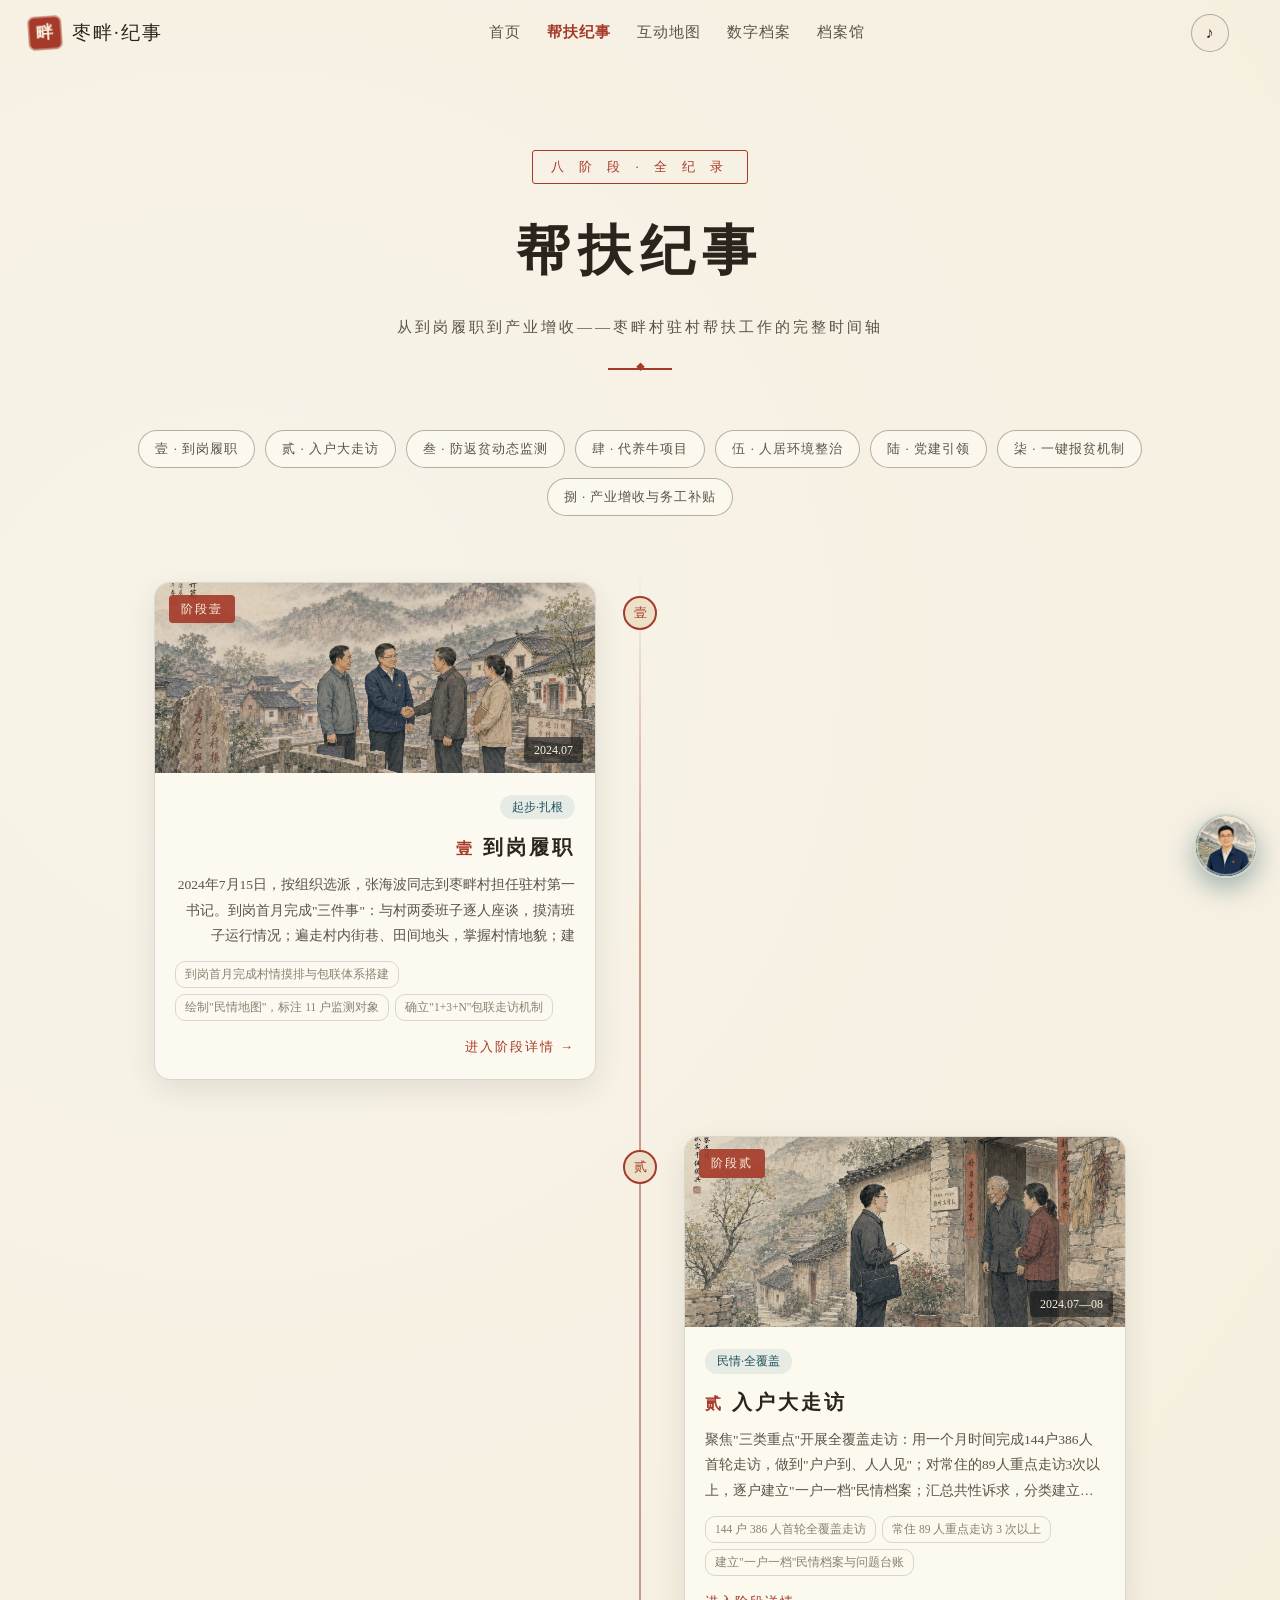
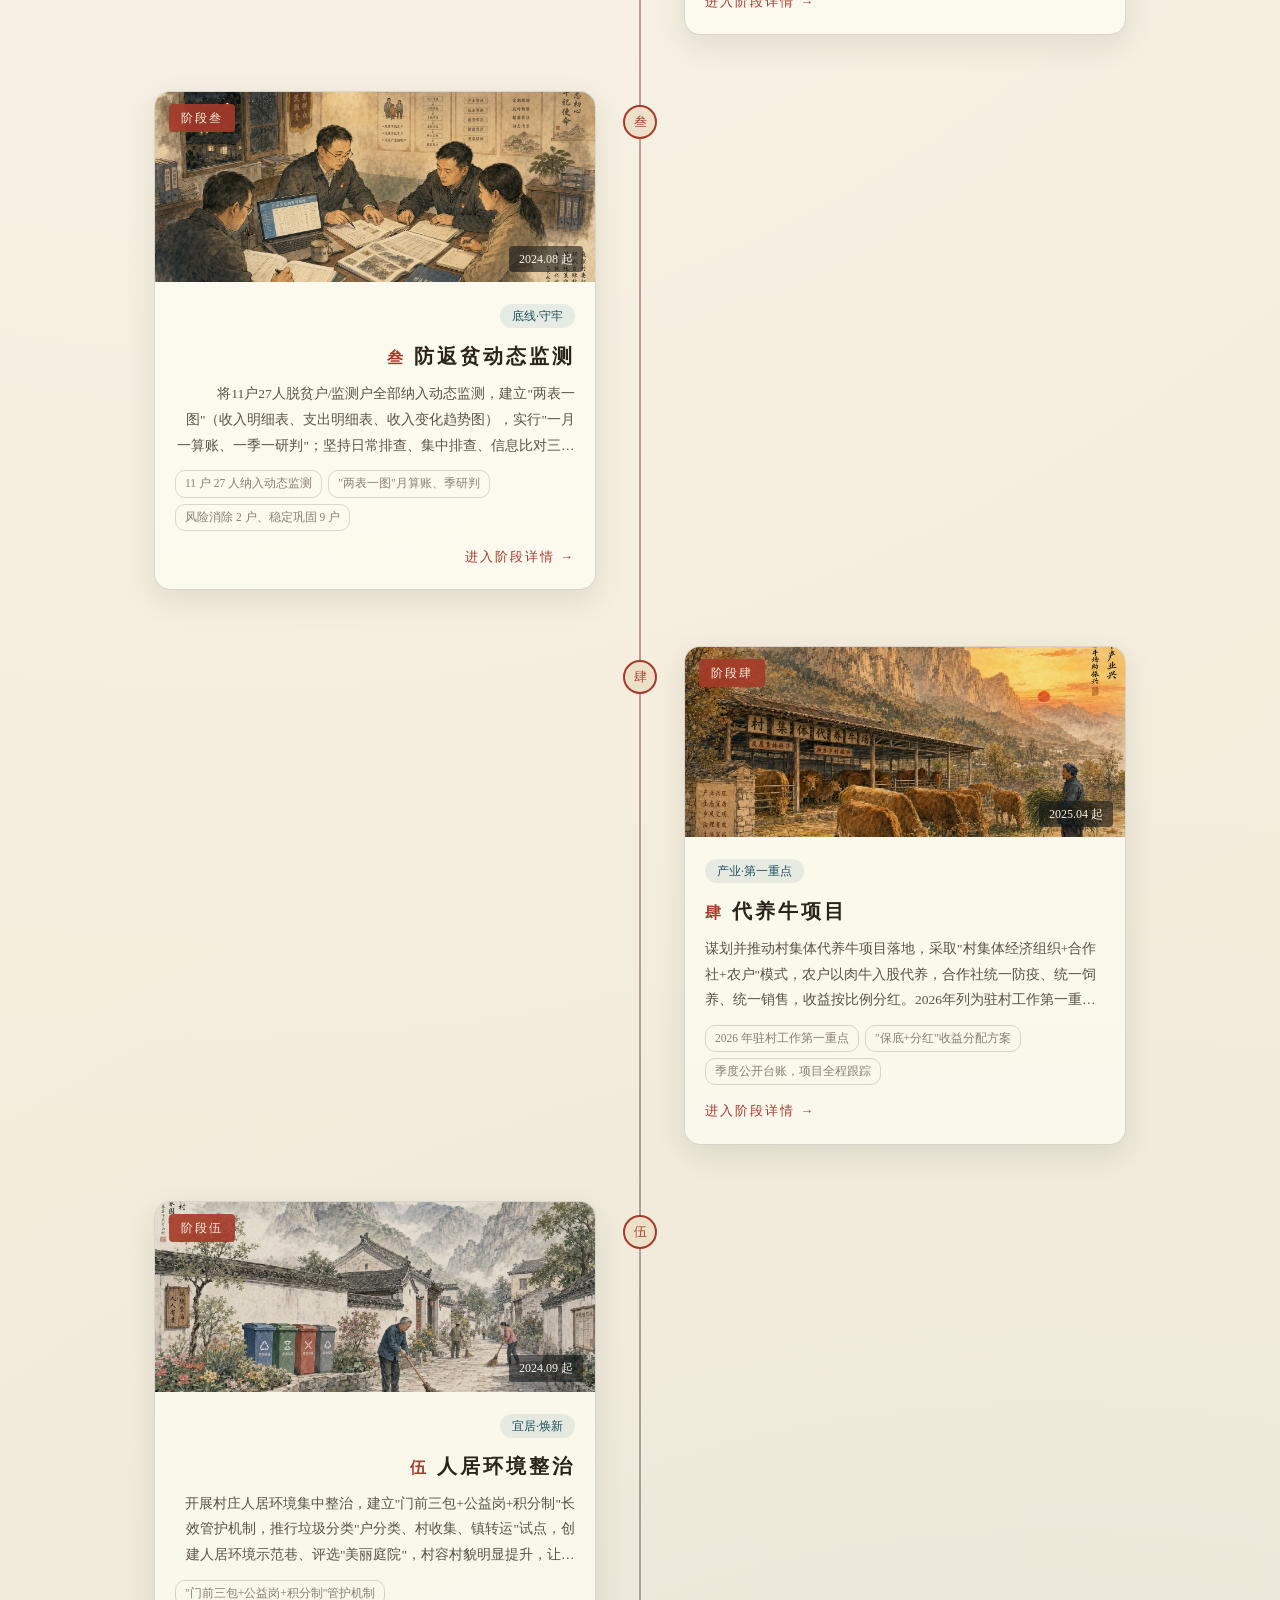
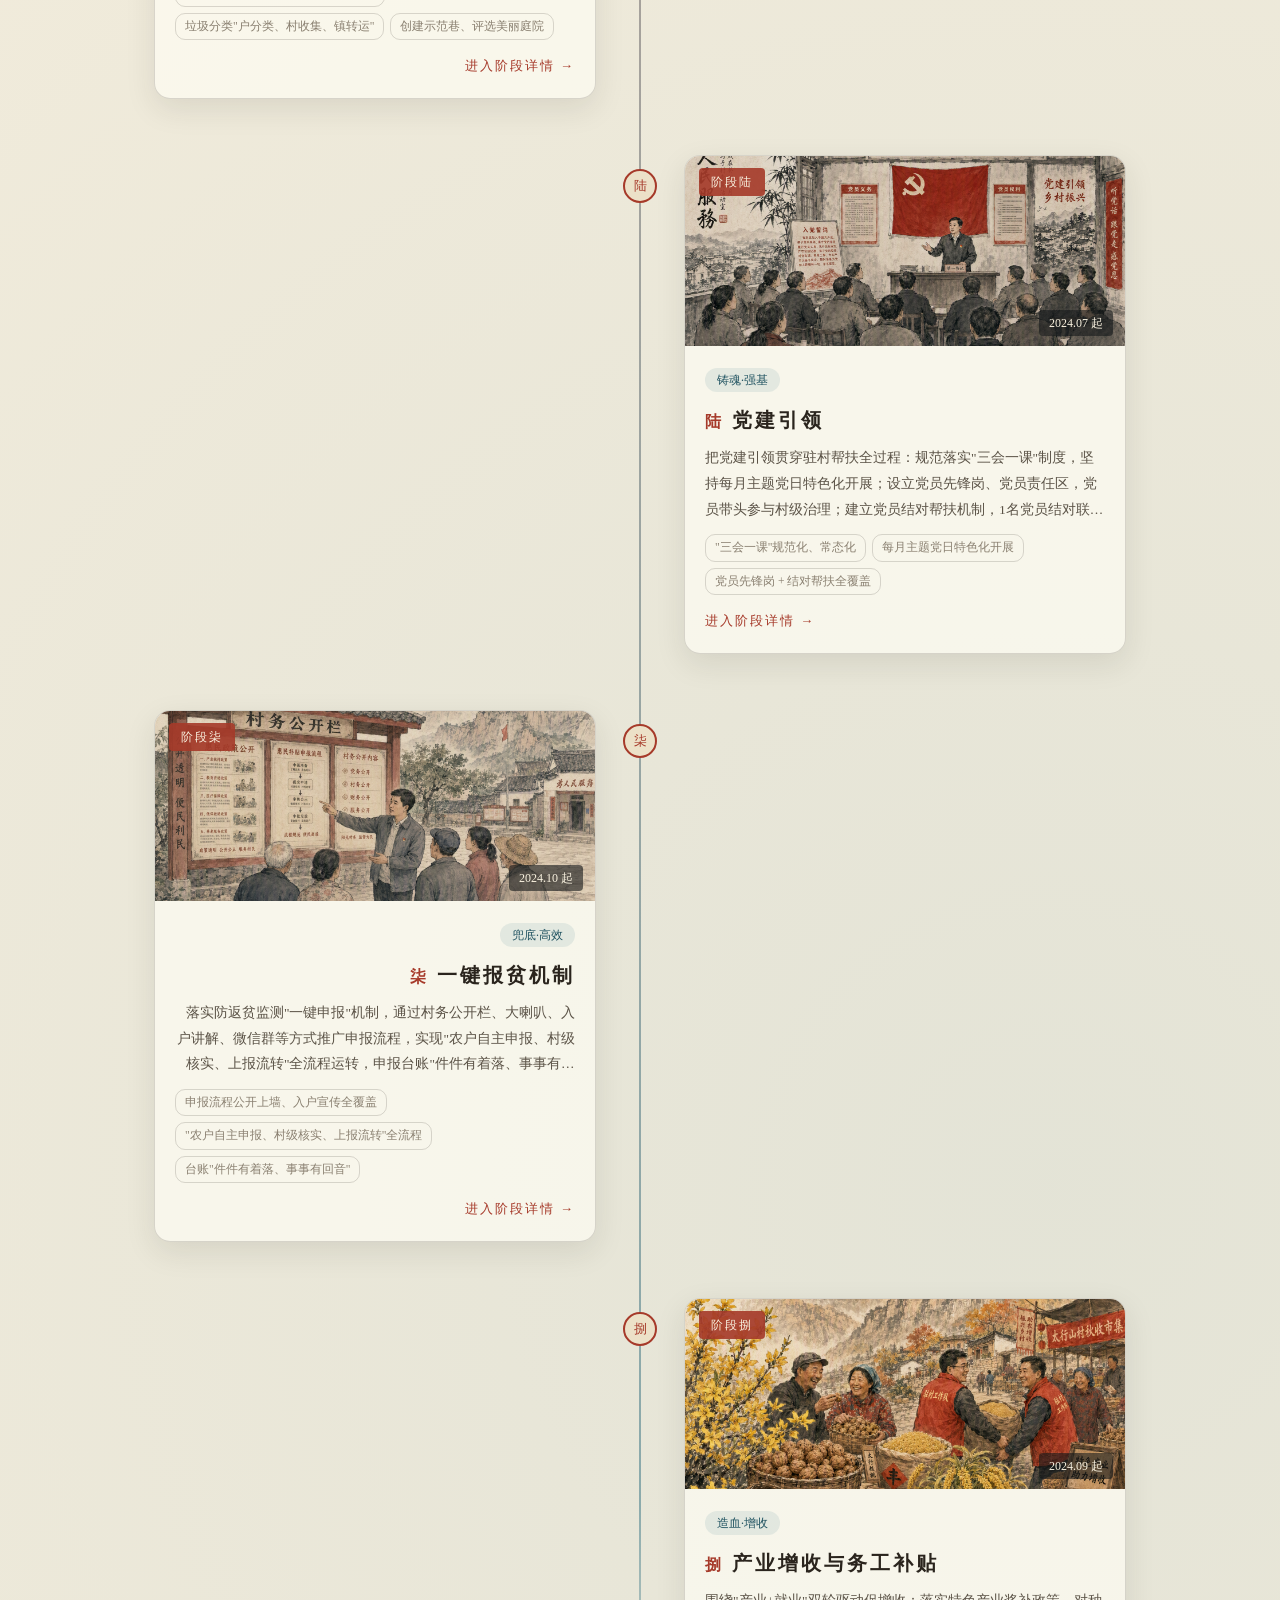
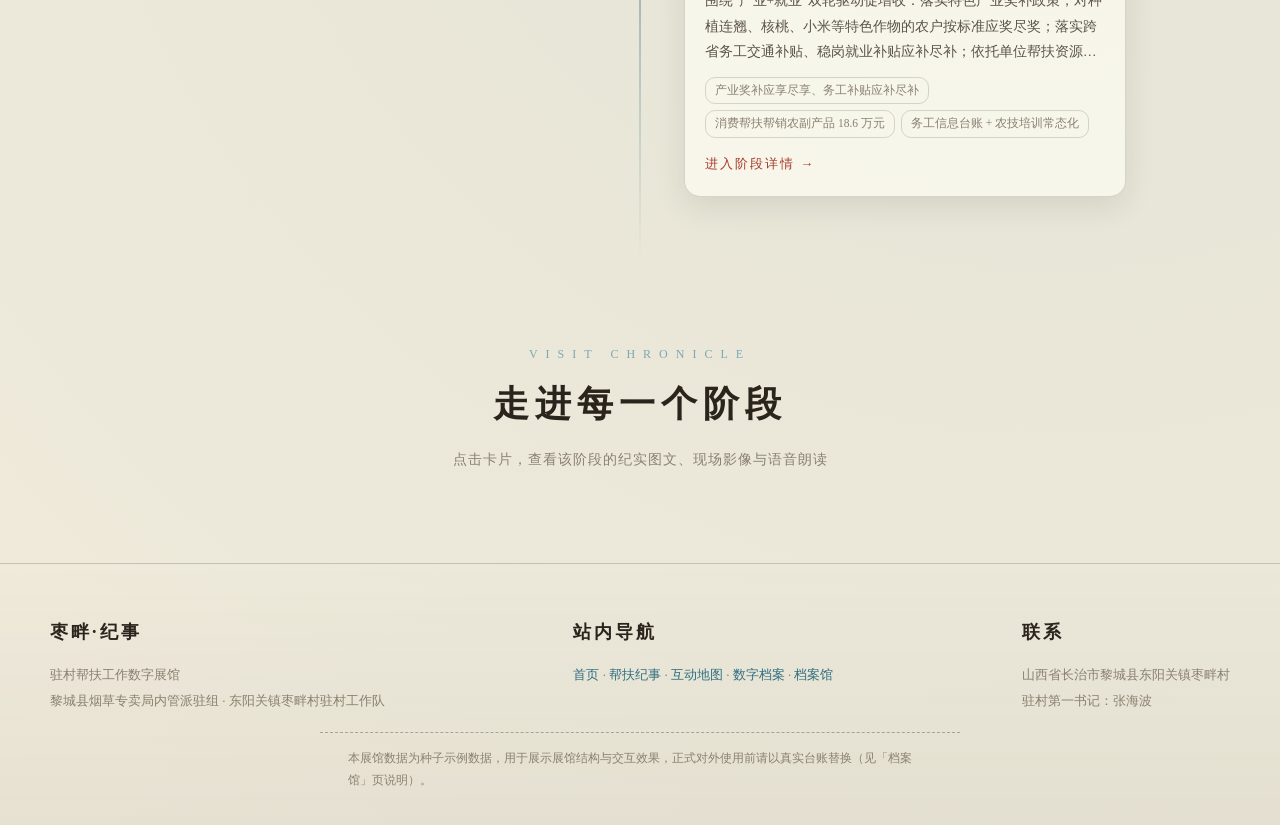
<file: jishi.html>
<!DOCTYPE html>
<html lang="zh-CN">
<head>
<meta charset="UTF-8">
<meta name="viewport" content="width=device-width, initial-scale=1.0">
<title>帮扶纪事 — 枣畔·纪事</title>
<link rel="stylesheet" href="assets/css/style.css">
<style>
/* 时间轴 */
.tl{position:relative; max-width:1060px; margin:0 auto; padding:20px 0 10px}
.tl::before{content:''; position:absolute; left:50%; top:0; bottom:0; width:2px; background:linear-gradient(180deg,transparent,var(--zhusha) 8%,var(--qingshi) 92%,transparent); transform:translateX(-50%); opacity:.5}
@media(max-width:860px){.tl::before{left:16px}}
.tl-item{position:relative; width:50%; padding:0 44px 56px; cursor:pointer}
.tl-item:nth-child(odd){left:0; text-align:right}
.tl-item:nth-child(even){left:50%; text-align:left}
@media(max-width:860px){.tl-item,.tl-item:nth-child(even){left:0; width:100%; padding:0 0 40px 52px; text-align:left}}
.tl-dot{position:absolute; top:14px; width:34px; height:34px; border-radius:50%; background:var(--paper2); border:2px solid var(--zhusha); display:grid; place-items:center; font-size:13px; color:var(--zhusha); z-index:2}
.tl-item:nth-child(odd) .tl-dot{right:-17px}
.tl-item:nth-child(even) .tl-dot{left:-17px}
@media(max-width:860px){.tl-item .tl-dot,.tl-item:nth-child(odd) .tl-dot{left:0; right:auto}}
.tl-card{display:block; background:rgba(255,253,245,.66); border:1px solid var(--line); border-radius:16px; overflow:hidden; box-shadow:var(--shadow); transition:transform .4s, box-shadow .4s; text-decoration:none; color:var(--ink)}
.tl-card:hover{transform:translateY(-8px) scale(1.012); box-shadow:0 22px 48px rgba(42,36,29,.18)}
.tl-card .cover{position:relative; height:190px; overflow:hidden}
.tl-card .cover img{width:100%; height:100%; object-fit:cover; transition:transform .8s}
.tl-card:hover .cover img{transform:scale(1.08)}
.tl-card .cover .no{position:absolute; top:12px; left:14px; background:rgba(166,58,42,.9); color:#f8f1df; font-size:12px; letter-spacing:2px; padding:3px 12px; border-radius:4px}
.tl-card .cover .dur{position:absolute; bottom:10px; right:12px; background:rgba(20,24,26,.6); color:#f8f1df; font-size:12px; padding:2px 10px; border-radius:4px}
.tl-card .body{padding:18px 20px 20px}
.tl-card .body h3{font-size:20px; letter-spacing:3px; margin-bottom:6px}
.tl-card .body h3 em{font-style:normal; color:var(--zhusha); margin-right:8px; font-size:16px}
.tl-card .body .tag{display:inline-block; font-size:12px; color:var(--qingshi-deep); background:rgba(47,111,128,.1); border-radius:12px; padding:1px 12px; margin-bottom:10px}
.tl-card .body p{font-size:13.5px; color:var(--ink-soft); line-height:1.9; display:-webkit-box; -webkit-line-clamp:3; -webkit-box-orient:vertical; overflow:hidden}
.tl-card .hl{margin-top:12px; display:flex; flex-wrap:wrap; gap:6px}
.tl-card .hl i{font-style:normal; font-size:11.5px; color:var(--ink-faint); border:1px solid var(--line); padding:2px 9px; border-radius:10px}
.tl-card .more{margin-top:14px; font-size:13px; letter-spacing:2px; color:var(--zhusha)}
.tl-card .more::after{content:' →'}
/* 顶部节奏条 */
.rhythm{display:flex; justify-content:center; gap:10px; margin-bottom:46px; flex-wrap:wrap}
.rhythm a{font-size:13px; letter-spacing:1px; color:var(--ink-soft); border:1px solid var(--line-strong); border-radius:20px; padding:6px 16px; transition:all .3s; background:rgba(255,253,245,.5)}
.rhythm a:hover{color:#f8f1df; background:var(--zhusha); border-color:var(--zhusha)}
</style>
</head>
<body data-page="jishi">
<nav id="zpNav" class="nav"></nav>

<header class="page-hero">
  <div class="kicker">八 阶 段 · 全 纪 录</div>
  <h1>帮扶纪事</h1>
  <div class="sub">从到岗履职到产业增收——枣畔村驻村帮扶工作的完整时间轴</div>
  <div class="rule"></div>
</header>

<main class="wrap">
  <div class="rhythm" id="zpRhythm"></div>
  <div class="tl" id="zpTimeline"></div>

  <div class="sec-title reveal"><div class="en">Visit Chronicle</div><h2>走进每一个阶段</h2><p>点击卡片，查看该阶段的纪实图文、现场影像与语音朗读</p></div>
</main>

<footer id="zpFooter" class="footer"></footer>

<script src="assets/js/data/site.js"></script>
<script src="assets/js/data/stages.js"></script>
<script src="assets/js/data/archives.js"></script>
<script src="assets/js/art.js"></script>
<script src="assets/js/common.js"></script>
<script>
(function () {
  var S = window.ZP;
  var tl = document.getElementById('zpTimeline');
  tl.innerHTML = S.stages.map(function (st, i) {
    var side = i % 2 === 0 ? 'left' : 'right';
    return '<div class="tl-item reveal" style="transition-delay:' + (i * 70) + 'ms" data-no="' + st.no + '">' +
      '<div class="tl-dot">' + st.no + '</div>' +
      '<a class="tl-card" href="stage.html?id=' + st.id + '">' +
      '<div class="cover"><img src="' + st.cover + '" alt="' + st.title + '" loading="lazy"><span class="no">阶段' + st.no + '</span><span class="dur">' + st.date + '</span></div>' +
      '<div class="body"><span class="tag">' + st.tag + '</span><h3><em>' + st.no + '</em>' + st.title + '</h3><p>' + st.summary + '</p>' +
      '<div class="hl">' + st.highlights.map(function (h) { return '<i>' + h + '</i>'; }).join('') + '</div>' +
      '<div class="more">进入阶段详情</div></div></a></div>';
  }).join('');

  document.getElementById('zpRhythm').innerHTML = S.stages.map(function (st) {
    return '<a href="stage.html?id=' + st.id + '">' + st.no + ' · ' + st.title + '</a>';
  }).join('');
})();
</script>
</body>
</html>
</file>
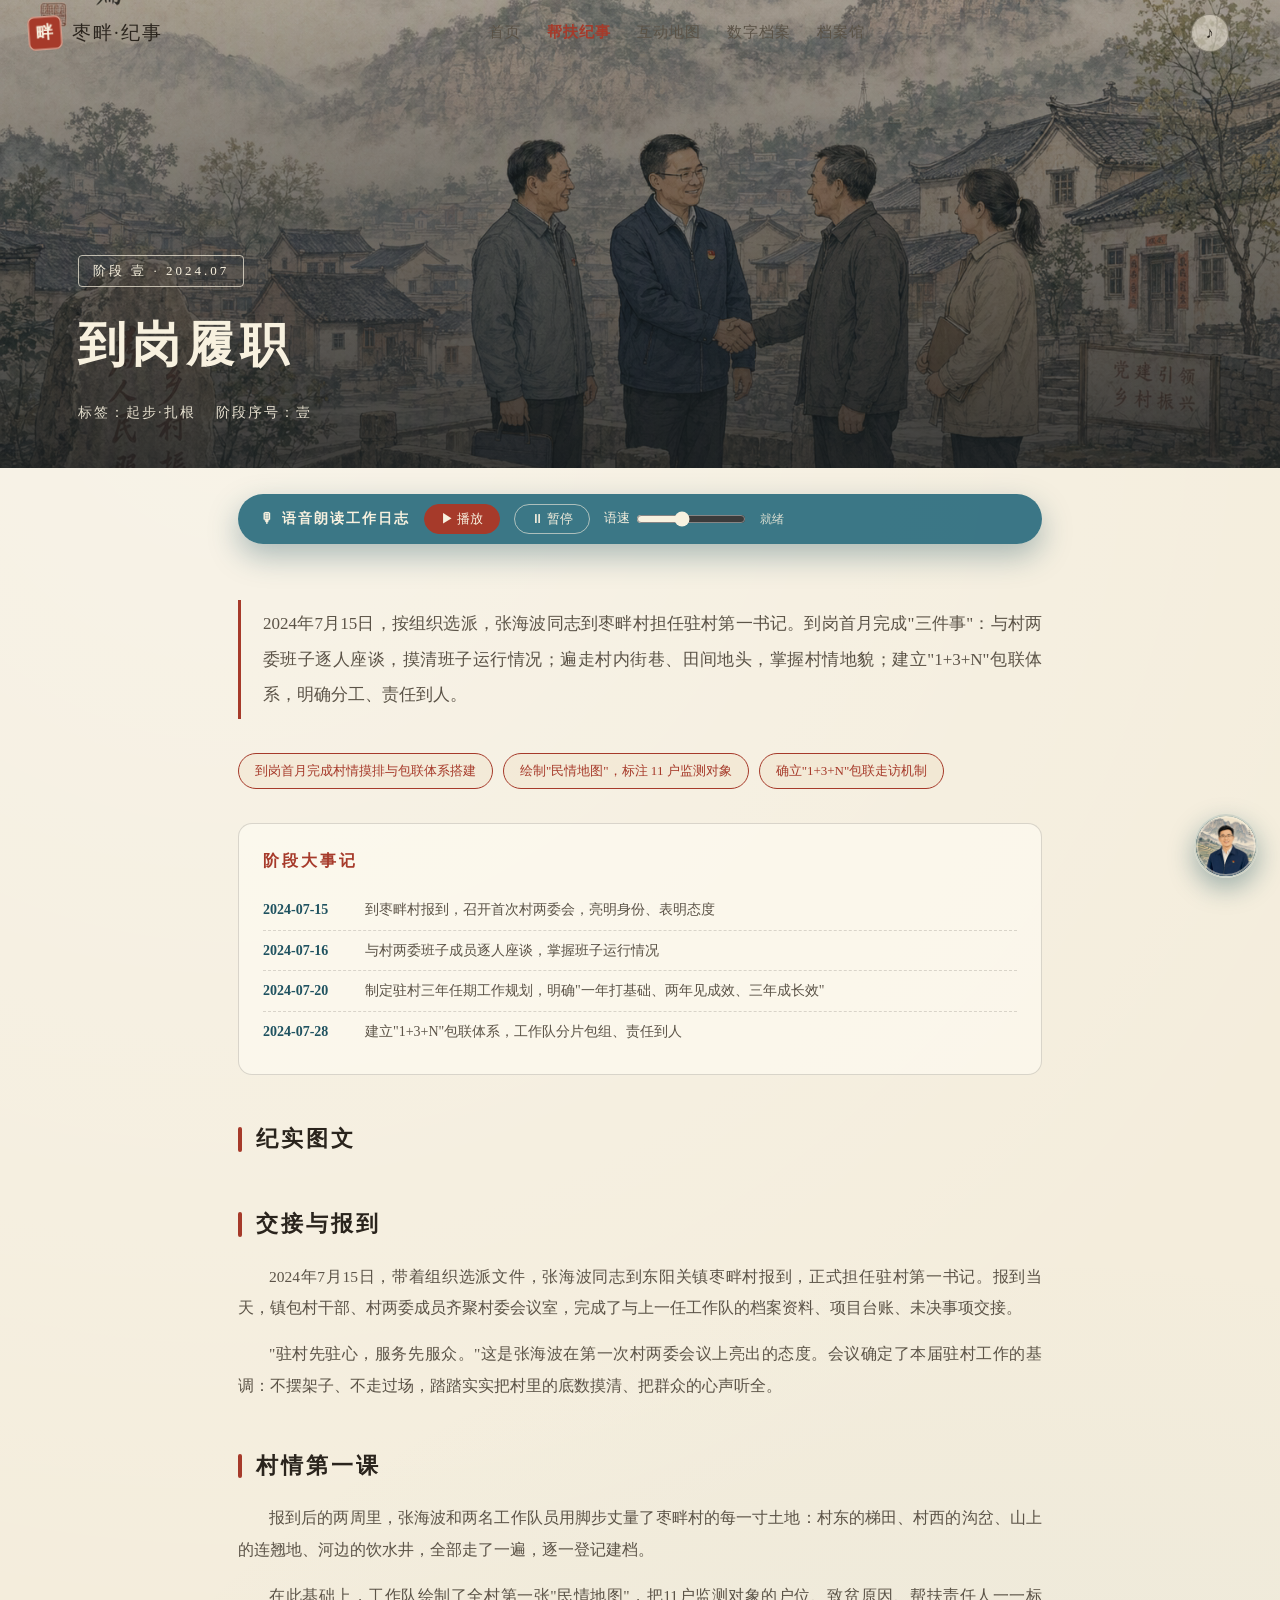
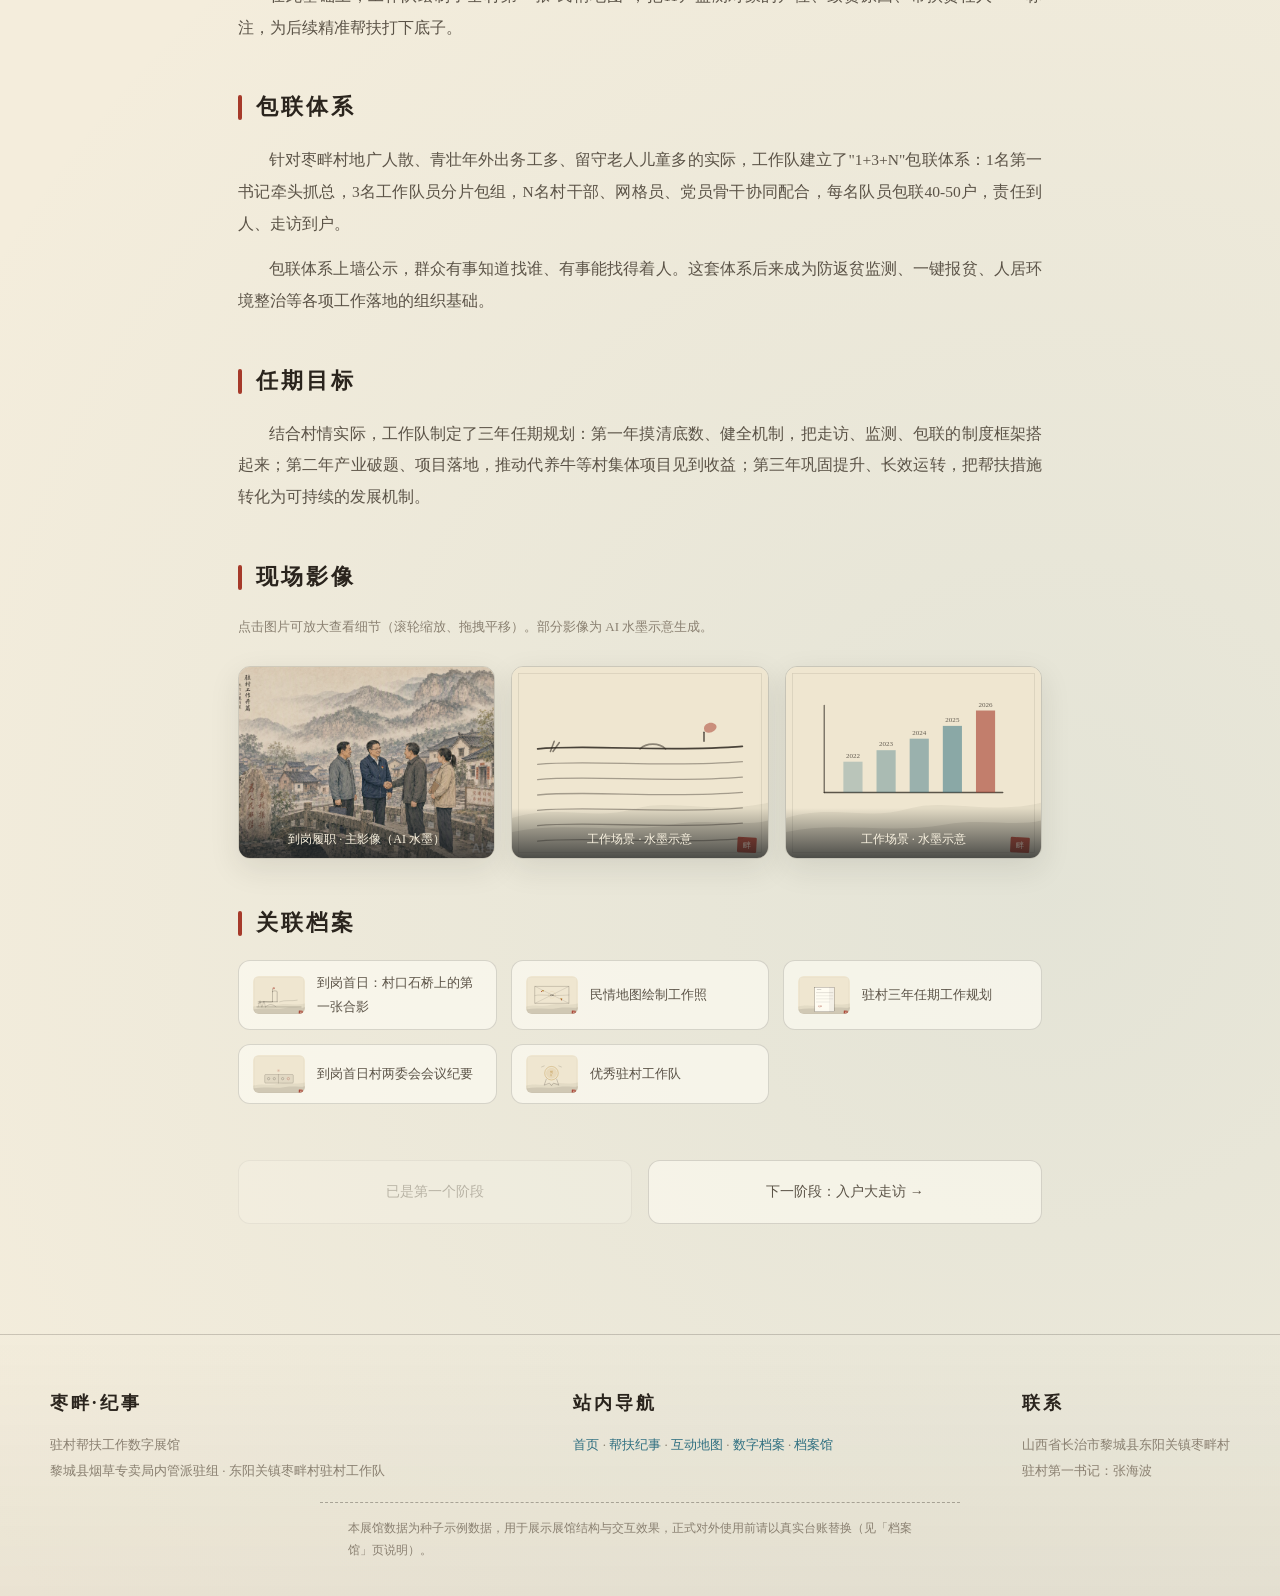
<file: stage.html>
<!DOCTYPE html>
<html lang="zh-CN">
<head>
<meta charset="UTF-8">
<meta name="viewport" content="width=device-width, initial-scale=1.0">
<title>阶段详情 — 枣畔·纪事</title>
<link rel="stylesheet" href="assets/css/style.css">
<style>
/* 详情页头图 */
.stage-hero{position:relative; height:52vh; min-height:360px; overflow:hidden; display:flex; align-items:flex-end}
.stage-hero img{position:absolute; inset:0; width:100%; height:100%; object-fit:cover}
.stage-hero .veil{position:absolute; inset:0; background:linear-gradient(180deg, rgba(20,24,26,.28), rgba(20,24,26,.78))}
.stage-hero .cap{position:relative; z-index:2; max-width:1180px; margin:0 auto; width:100%; padding:0 28px 42px; color:#f8f1df}
.stage-hero .cap .no{display:inline-block; font-size:13px; letter-spacing:3px; border:1px solid rgba(248,241,223,.7); padding:3px 14px; border-radius:4px; margin-bottom:14px}
.stage-hero .cap h1{font-size:clamp(30px,4.6vw,48px); letter-spacing:6px}
.stage-hero .cap .meta{margin-top:10px; font-size:14px; letter-spacing:2px; opacity:.9}
.stage-hero .cap .meta i{font-style:normal; margin-right:20px}
/* 正文 */
.stage-body{max-width:860px; margin:0 auto; padding:56px 28px 20px}
.stage-body .lead{font-size:17px; line-height:2.1; color:var(--ink-soft); border-left:3px solid var(--zhusha); padding:6px 0 6px 22px; margin-bottom:34px; text-align:justify}
.stage-body h2{font-size:22px; letter-spacing:3px; margin:44px 0 16px; position:relative; padding-left:18px}
.stage-body h2::before{content:''; position:absolute; left:0; top:8px; bottom:8px; width:4px; background:var(--zhusha); border-radius:2px}
.stage-body p{text-indent:2em; margin-bottom:14px; color:var(--ink-soft); line-height:2.05; text-align:justify; font-size:15.5px}
/* 语音朗读条 */
.reader{position:sticky; top:64px; z-index:80; margin:26px auto 0; max-width:860px; padding:0 28px}
.reader .bar{display:flex; align-items:center; gap:14px; background:rgba(47,111,128,.94); color:#f8f1df; border-radius:40px; padding:10px 22px; box-shadow:0 12px 30px rgba(31,82,96,.35); flex-wrap:wrap}
.reader .bar b{letter-spacing:2px; font-size:14px}
.reader .bar button{color:#f8f1df; border:1px solid rgba(248,241,223,.6); border-radius:20px; padding:5px 16px; font-size:13px; transition:all .25s}
.reader .bar button:hover{background:#f8f1df; color:var(--qingshi-deep)}
.reader .bar button.play{background:var(--zhusha); border-color:var(--zhusha)}
.reader .bar label{display:flex; align-items:center; gap:6px; font-size:12.5px}
.reader .bar input[type=range]{width:110px; accent-color:#f8f1df}
.reader .bar .st{font-size:12px; opacity:.85}
/* 时间线小条 */
.stage-tl{margin:34px 0 0; border:1px solid var(--line); border-radius:14px; background:rgba(255,253,245,.55); padding:22px 24px}
.stage-tl h3{font-size:16px; letter-spacing:3px; margin-bottom:14px; color:var(--zhusha)}
.stage-tl li{list-style:none; display:flex; gap:14px; font-size:14px; color:var(--ink-soft); padding:7px 0; border-bottom:1px dashed var(--line)}
.stage-tl li:last-child{border-bottom:none}
.stage-tl li b{flex:none; color:var(--qingshi-deep); font-weight:700; width:88px}
/* 亮点 */
.hl-box{display:flex; flex-wrap:wrap; gap:10px; margin-top:30px}
.hl-box span{font-size:13px; border:1px solid var(--zhusha); color:var(--zhusha); padding:5px 16px; border-radius:22px; background:rgba(176,124,31,.06)}
/* 现场影像 */
.photos{display:grid; grid-template-columns:repeat(3,1fr); gap:16px; margin-top:26px}
@media(max-width:860px){.photos{grid-template-columns:repeat(2,1fr)}}
.photo{position:relative; border-radius:12px; overflow:hidden; border:1px solid var(--line); cursor:zoom-in; aspect-ratio:4/3; box-shadow:var(--shadow)}
.photo img{width:100%; height:100%; object-fit:cover; transition:transform .6s}
.photo:hover img{transform:scale(1.05)}
.photo .cap2{position:absolute; left:0; right:0; bottom:0; padding:20px 10px 8px; background:linear-gradient(180deg,transparent,rgba(20,24,26,.7)); color:#f8f1df; font-size:12px; text-align:center}
/* zoom 大图模态 */
.zoom-modal{position:fixed; inset:0; z-index:1000; background:rgba(10,12,14,.92); display:none; align-items:center; justify-content:center; overflow:hidden; cursor:grab}
.zoom-modal.open{display:flex}
.zoom-modal img{max-width:92vw; max-height:88vh; transform-origin:center; user-select:none; transition:transform .1s linear}
.zoom-modal .z-close{position:absolute; top:18px; right:26px; color:#f8f1df; font-size:30px; z-index:5}
.zoom-modal .z-hint{position:absolute; bottom:18px; left:50%; transform:translateX(-50%); color:rgba(248,241,223,.75); font-size:13px; letter-spacing:2px}
/* 相关档案 */
.rel{display:grid; grid-template-columns:repeat(auto-fill,minmax(220px,1fr)); gap:14px}
.rel a{display:flex; align-items:center; gap:12px; background:rgba(255,253,245,.6); border:1px solid var(--line); border-radius:12px; padding:10px 14px; font-size:13px; color:var(--ink-soft); transition:all .3s}
.rel a:hover{transform:translateY(-3px); border-color:var(--zhusha); color:var(--zhusha)}
.rel img{width:52px; height:38px; object-fit:cover; border-radius:6px; flex:none}
/* 上下篇 */
.pn{display:flex; justify-content:space-between; gap:16px; margin-top:56px}
.pn a{flex:1; padding:18px 22px; border:1px solid var(--line); border-radius:12px; background:rgba(255,253,245,.55); font-size:14px; color:var(--ink-soft); transition:all .3s; text-align:center}
.pn a:hover{border-color:var(--zhusha); color:var(--zhusha); transform:translateY(-3px)}
.pn .none{opacity:.35; pointer-events:none}
</style>
</head>
<body data-page="jishi">
<nav id="zpNav" class="nav"></nav>

<div id="zpStage"></div>
<div class="zoom-modal" id="zoomModal">
  <button class="z-close" id="zClose">✕</button>
  <img id="zImg" alt="现场影像放大">
  <div class="z-hint">滚轮缩放 · 拖拽平移 · 双击复位</div>
</div>

<footer id="zpFooter" class="footer"></footer>

<script src="assets/js/data/site.js"></script>
<script src="assets/js/data/stages.js"></script>
<script src="assets/js/data/archives.js"></script>
<script src="assets/js/art.js"></script>
<script src="assets/js/common.js"></script>
<script>
(function () {
  var S = window.ZP;
  var id = parseInt(new URLSearchParams(location.search).get('id') || '1', 10);
  var st = S.stages.find(function (s) { return s.id === id; }) || S.stages[0];
  var idx = S.stages.indexOf(st);

  /* 语音朗读 */
  var readerHTML =
    '<div class="reader"><div class="bar">' +
    '<b>🎙 语音朗读工作日志</b>' +
    '<button class="play" id="rdPlay">▶ 播放</button>' +
    '<button id="rdStop">⏸ 暂停</button>' +
    '<label>语速 <input type="range" id="rdRate" min="0.6" max="1.6" step="0.1" value="1"></label>' +
    '<span class="st" id="rdState">就绪</span>' +
    '</div></div>';

  document.getElementById('zpStage').innerHTML =
    '<header class="stage-hero"><img src="' + st.cover + '" alt="' + st.title + '"><div class="veil"></div>' +
    '<div class="cap"><span class="no">阶段 ' + st.no + ' · ' + st.date + '</span><h1>' + st.title + '</h1>' +
    '<div class="meta"><i>标签：' + st.tag + '</i><i>阶段序号：' + st.no + '</i></div></div></header>' +
    readerHTML +
    '<div class="stage-body">' +
    '<div class="lead">' + st.summary + '</div>' +
    '<div class="hl-box">' + st.highlights.map(function (h) { return '<span>' + h + '</span>'; }).join('') + '</div>' +
    '<div class="stage-tl"><h3>阶段大事记</h3><ul>' + st.timeline.map(function (t) {
      return '<li><b>' + t.date + '</b><span>' + t.text + '</span></li>';
    }).join('') + '</ul></div>' +
    '<h2>纪实图文</h2>' +
    st.detail.map(function (sec) {
      return '<h2>' + sec.h + '</h2>' + sec.paras.map(function (p) { return '<p>' + p + '</p>'; }).join('');
    }).join('') +
    '<h2>现场影像</h2><p style="text-indent:0;color:var(--ink-faint);font-size:13px">点击图片可放大查看细节（滚轮缩放、拖拽平移）。部分影像为 AI 水墨示意生成。</p>' +
    '<div class="photos" id="zpPhotos"></div>' +
    '<h2>关联档案</h2><div class="rel" id="zpRel"></div>' +
    '<div class="pn">' +
    (idx > 0 ? '<a href="stage.html?id=' + S.stages[idx - 1].id + '">← 上一阶段：' + S.stages[idx - 1].title + '</a>' : '<a class="none">已是第一个阶段</a>') +
    (idx < S.stages.length - 1 ? '<a href="stage.html?id=' + S.stages[idx + 1].id + '">下一阶段：' + S.stages[idx + 1].title + ' →</a>' : '<a class="none">已是最后一个阶段</a>') +
    '</div></div>';

  /* 照片：封面 + 两张水墨档案示意 */
  var arts = ['field', 'meet', 'cow', 'home', 'map', 'chart', 'board', 'flag', 'bin', 'doc', 'bridge', 'cart', 'money', 'water', 'road', 'tree', 'phone', 'award'];
  var pick = [st.cover, S.art.render(arts[idx % arts.length]), S.art.render(arts[(idx * 3 + 5) % arts.length])];
  var caps = [st.title + ' · 主影像（AI 水墨）', '工作场景 · 水墨示意', '工作场景 · 水墨示意'];
  document.getElementById('zpPhotos').innerHTML = pick.map(function (src, i) {
    return '<div class="photo" data-src="' + src + '"><img src="' + src + '" alt="影像' + (i + 1) + '" loading="lazy"><div class="cap2">' + caps[i] + '</div></div>';
  }).join('');

  var rel = S.archives.filter(function (a) { return a.stageId === st.id; }).slice(0, 6);
  document.getElementById('zpRel').innerHTML = rel.length ? rel.map(function (a) {
    return '<a href="dang-an.html?cat=' + a.cat + '"><img src="' + S.art.render(a.art) + '" alt=""><span>' + a.title + '</span></a>';
  }).join('') : '<p style="font-size:13px;color:var(--ink-faint)">该阶段暂无独立档案条目。</p>';

  /* zoom 交互：滚轮缩放 + 拖拽平移 + 双击复位 */
  (function () {
    var modal = document.getElementById('zoomModal');
    var img = document.getElementById('zImg');
    var scale = 1, tx = 0, ty = 0, drag = null;
    function apply() { img.style.transform = 'scale(' + scale + ') translate(' + tx + 'px,' + ty + 'px)'; }
    function open(src) { img.src = src; modal.classList.add('open'); scale = 1; tx = ty = 0; apply(); }
    S.$$('.photo').forEach(function (p) {
      p.addEventListener('click', function () { open(p.getAttribute('data-src')); });
    });
    document.getElementById('zClose').addEventListener('click', function () { modal.classList.remove('open'); });
    modal.addEventListener('click', function (e) { if (e.target === modal) modal.classList.remove('open'); });
    modal.addEventListener('wheel', function (e) {
      e.preventDefault();
      scale = Math.min(8, Math.max(0.5, scale + (e.deltaY < 0 ? 0.18 : -0.18)));
      apply();
    }, { passive: false });
    modal.addEventListener('mousedown', function (e) { drag = { x: e.clientX - tx, y: e.clientY - ty }; img.style.cursor = 'grabbing'; });
    window.addEventListener('mousemove', function (e) {
      if (!drag) return; tx = e.clientX - drag.x; ty = e.clientY - drag.y; apply();
    });
    window.addEventListener('mouseup', function () { drag = null; img.style.cursor = ''; });
    img.addEventListener('dblclick', function () { scale = 1; tx = ty = 0; apply(); });
  })();

  /* 朗读 */
  var reading = false, paused = false, rdU = null;
  var fullText = st.title + '。' + st.summary + '。' + st.detail.map(function (s) { return s.h + '。' + s.paras.join('。'); }).join('。');
  function speak() {
    speechSynthesis.cancel();
    var u = new SpeechSynthesisUtterance(fullText);
    u.lang = 'zh-CN';
    var vs = speechSynthesis.getVoices().filter(function (v) { return v.lang && v.lang.indexOf('zh') === 0; });
    if (vs.length) u.voice = vs[0];
    u.rate = parseFloat(document.getElementById('rdRate').value);
    u.pitch = 0.9;
    u.onend = function () { reading = false; document.getElementById('rdState').textContent = '已播完'; document.getElementById('rdPlay').textContent = '▶ 播放'; };
    speechSynthesis.speak(u);
    reading = true; document.getElementById('rdState').textContent = '播放中…';
  }
  document.getElementById('rdPlay').addEventListener('click', function () {
    if (reading) { speechSynthesis.resume(); document.getElementById('rdState').textContent = '播放中…'; return; }
    speak(); this.textContent = '▶ 继续';
  });
  document.getElementById('rdStop').addEventListener('click', function () {
    if (speechSynthesis.paused) { speechSynthesis.resume(); document.getElementById('rdState').textContent = '播放中…'; }
    else { speechSynthesis.pause(); document.getElementById('rdState').textContent = '已暂停'; }
  });
  window.addEventListener('beforeunload', function () { speechSynthesis.cancel(); });
})();
</script>
</body>
</html>
</file>
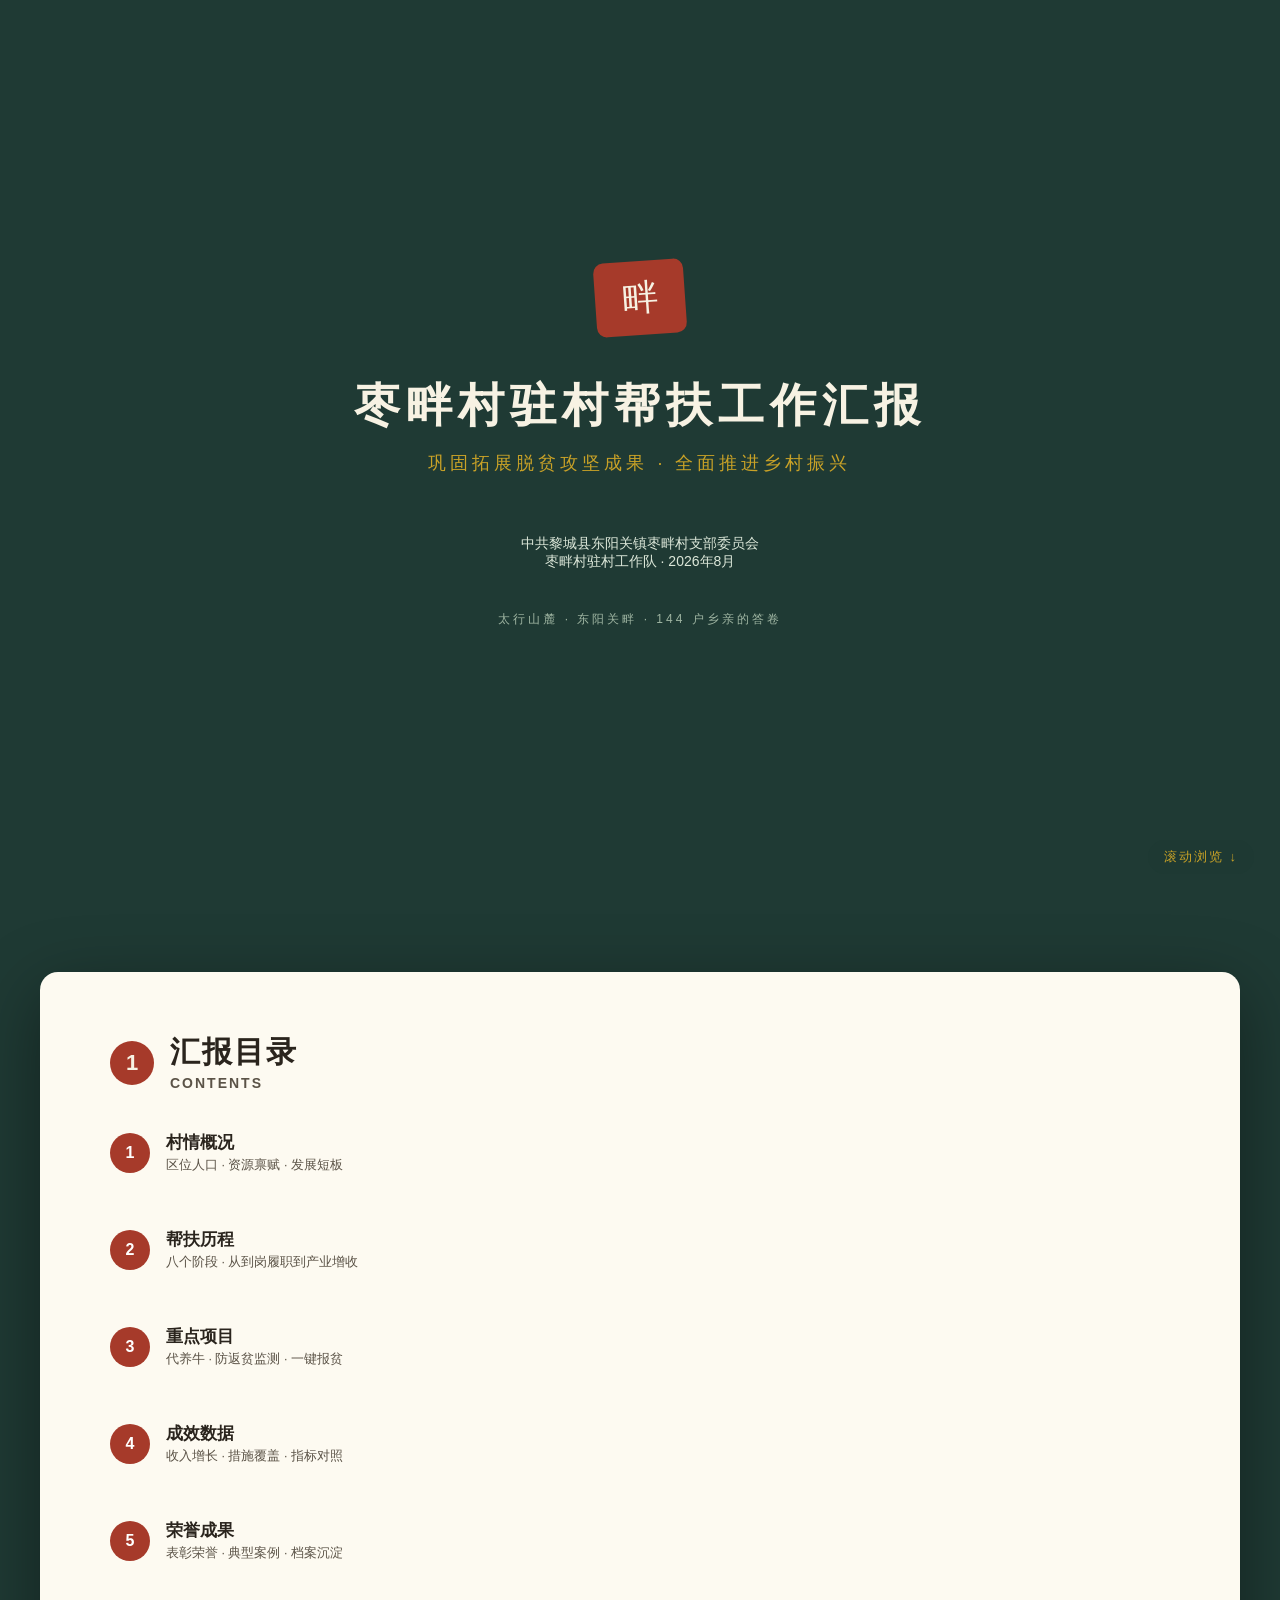
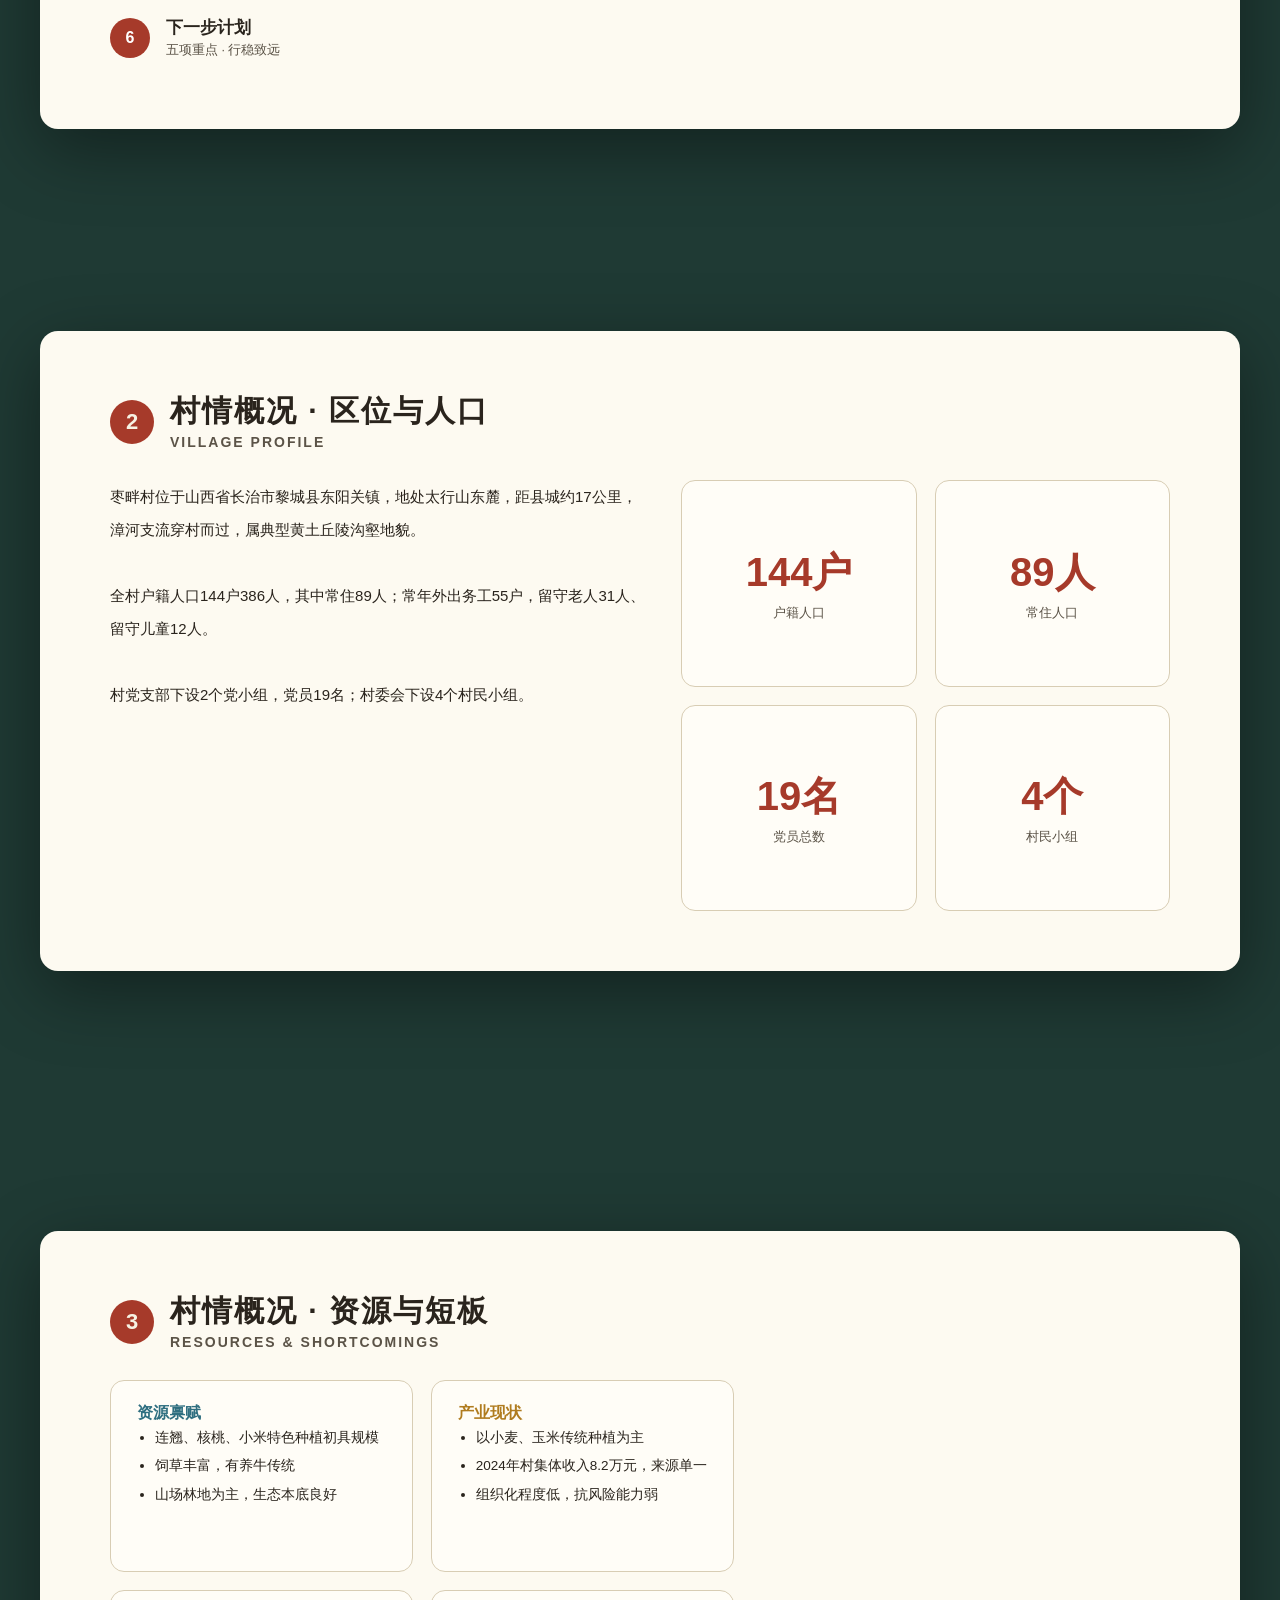
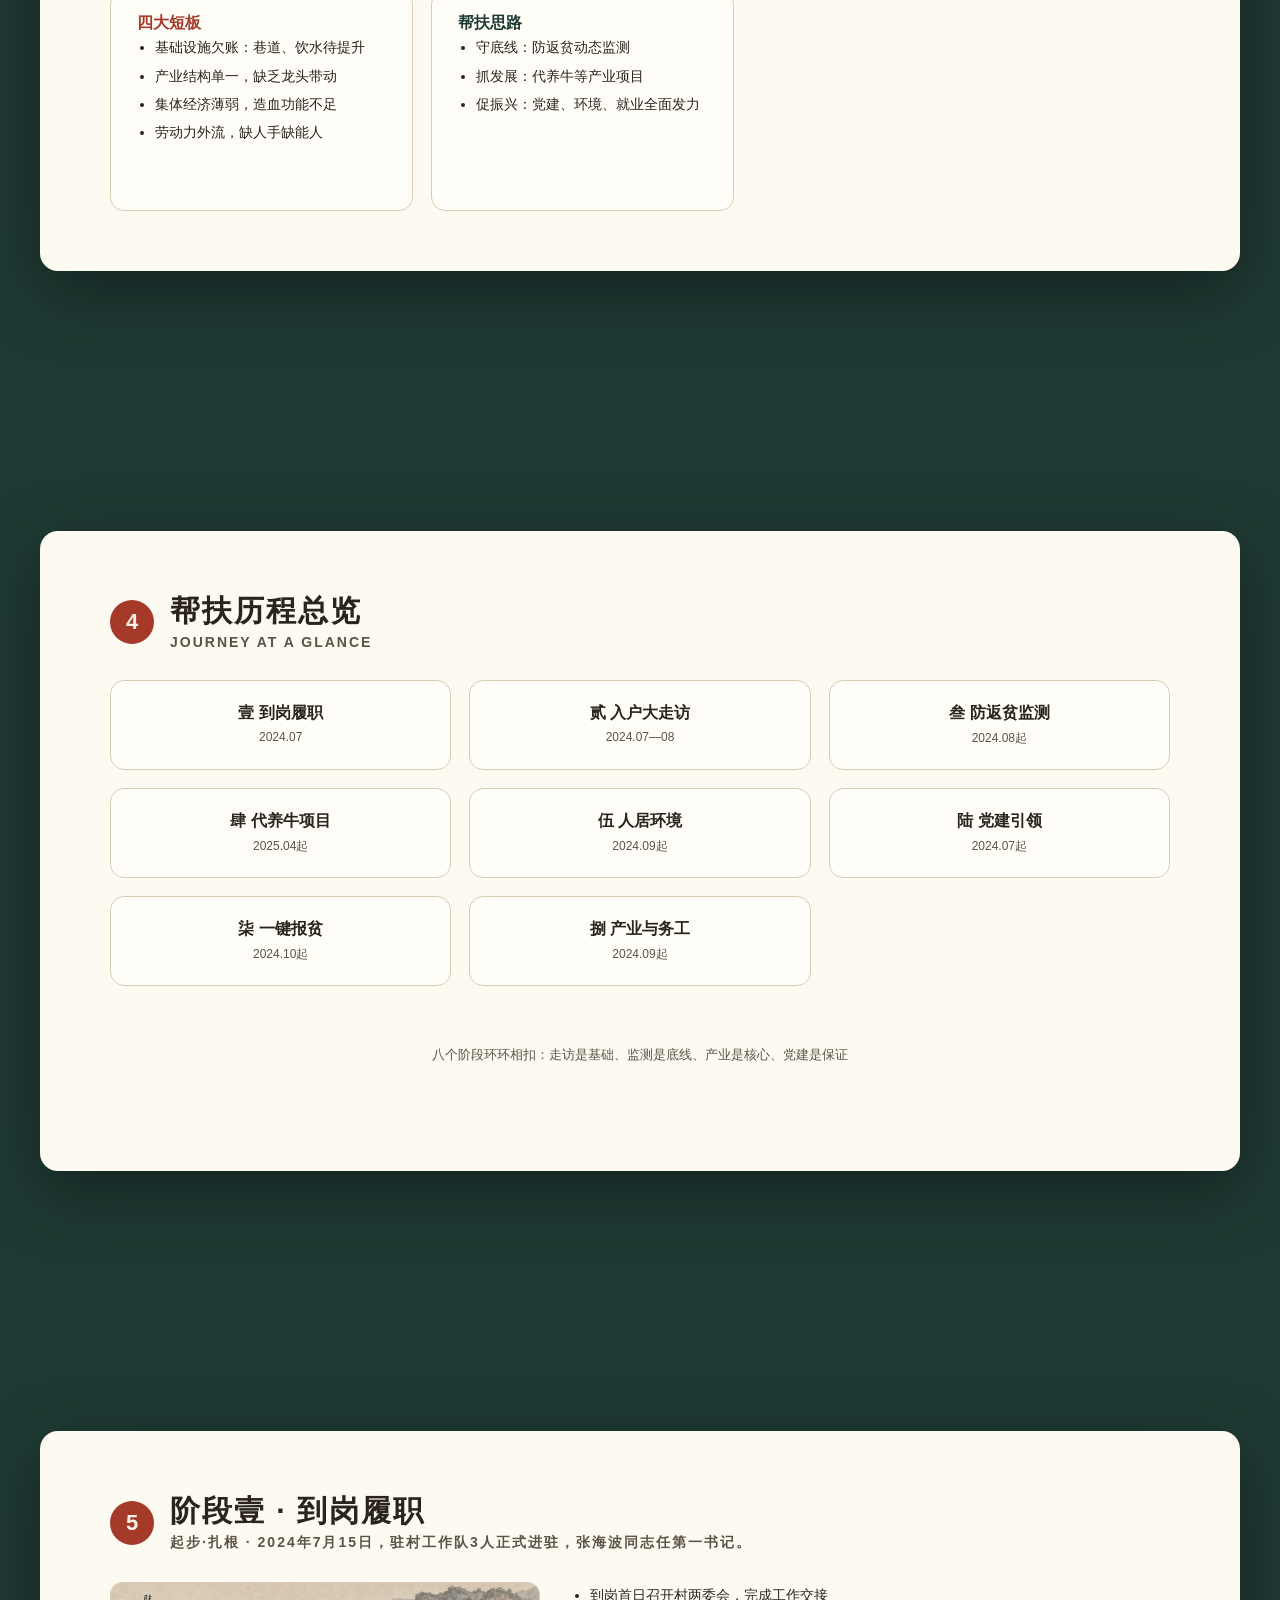
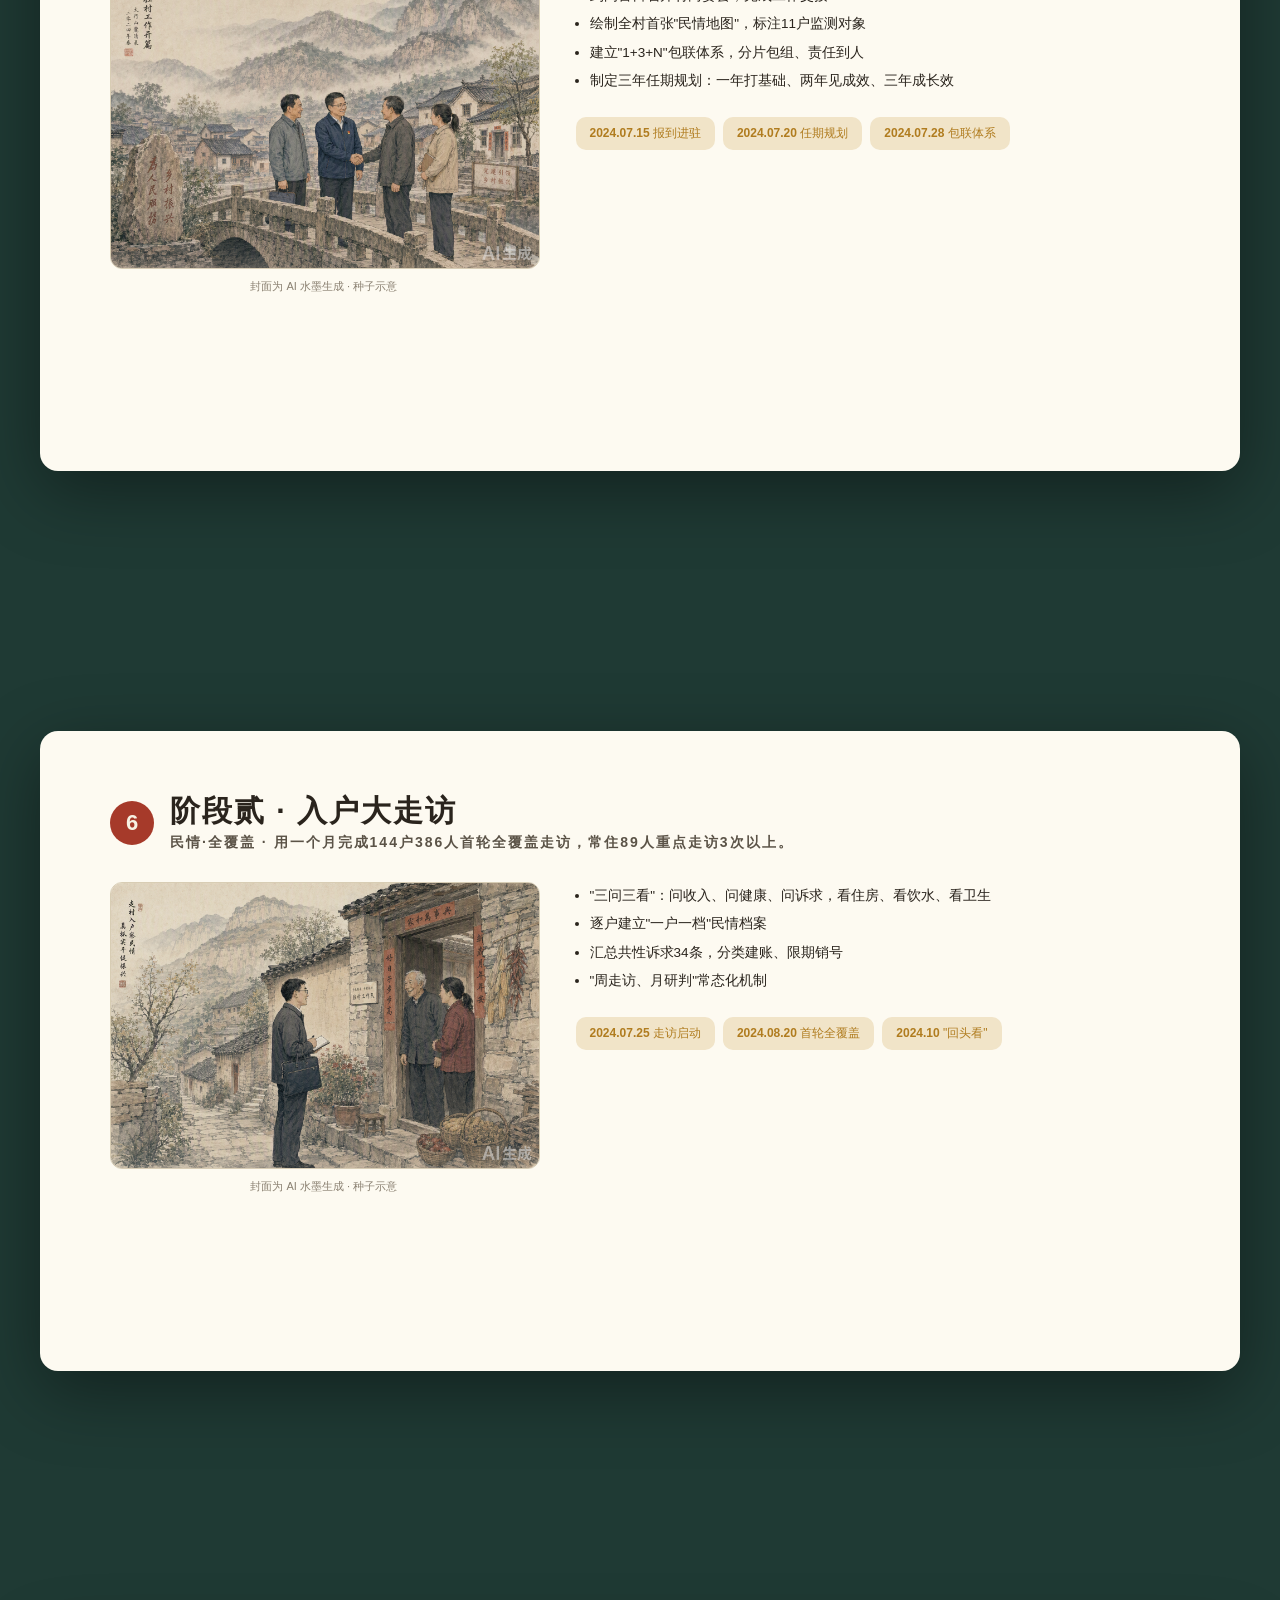
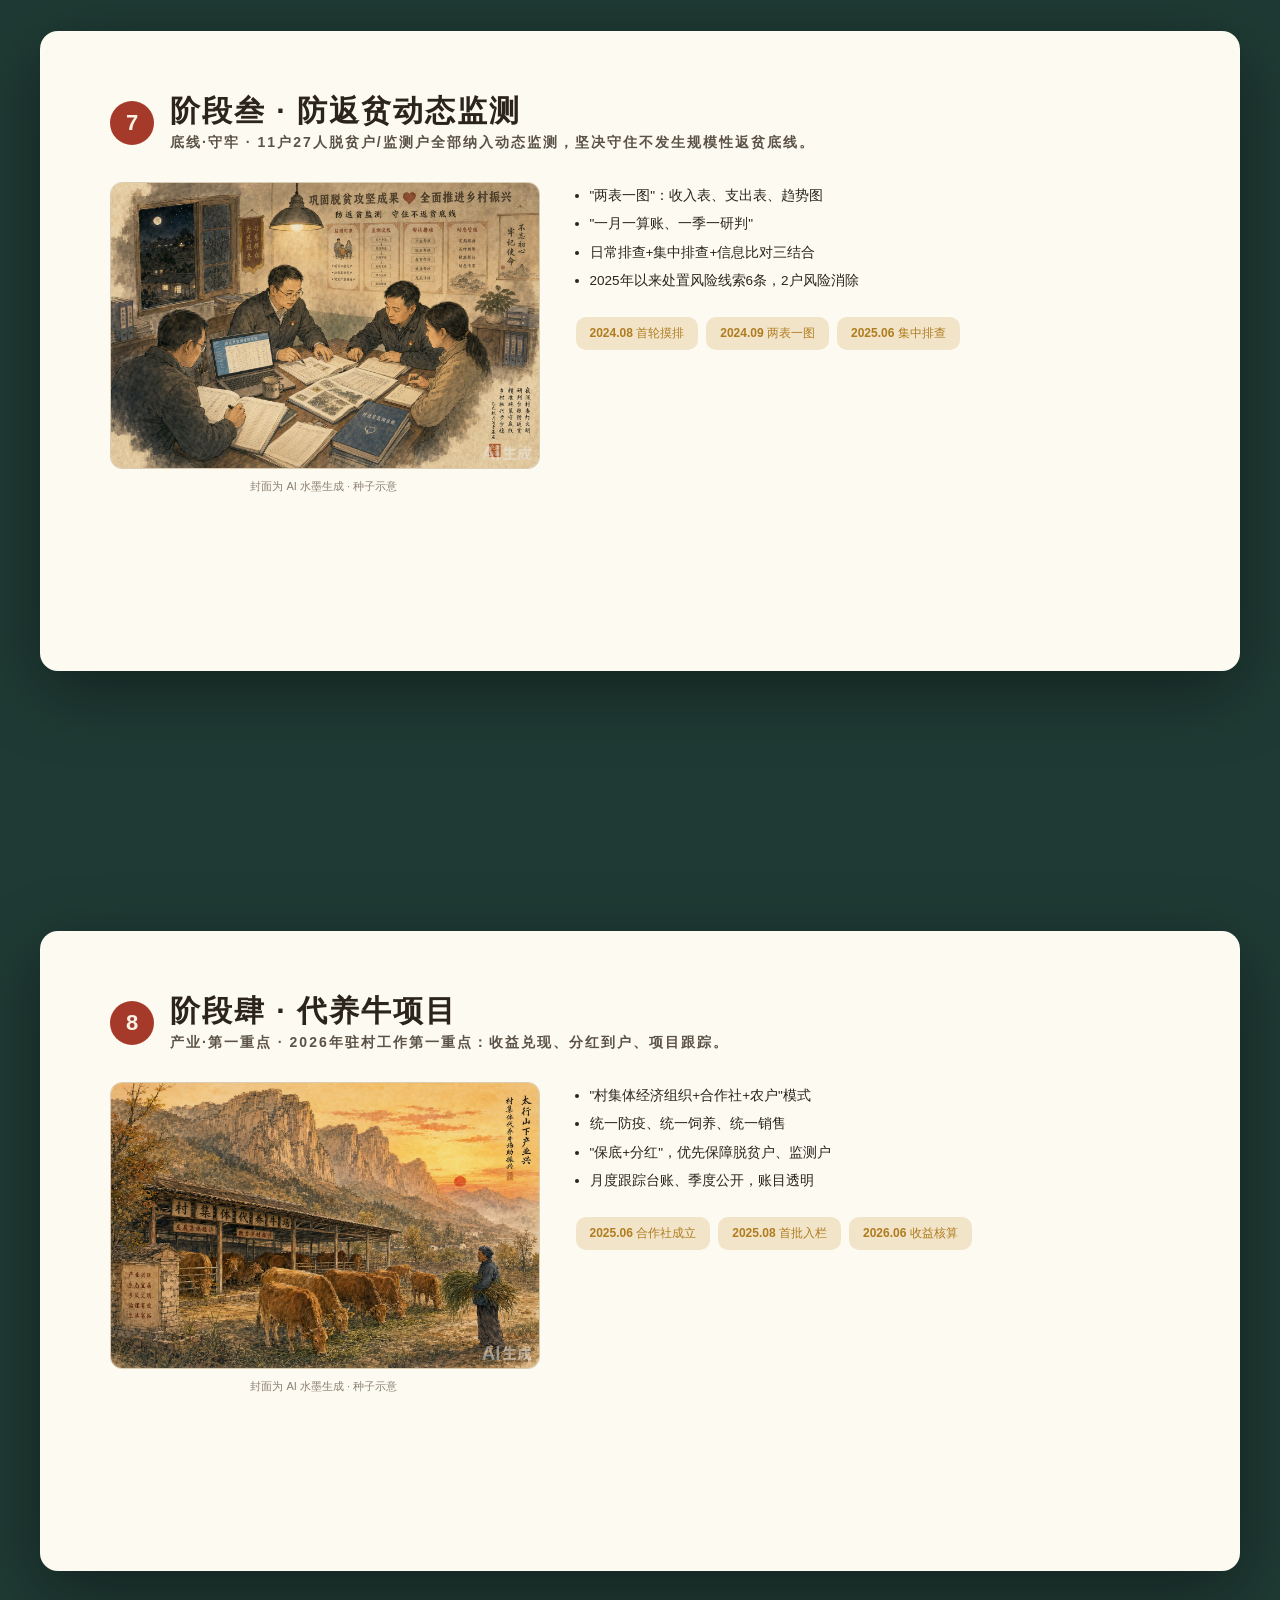
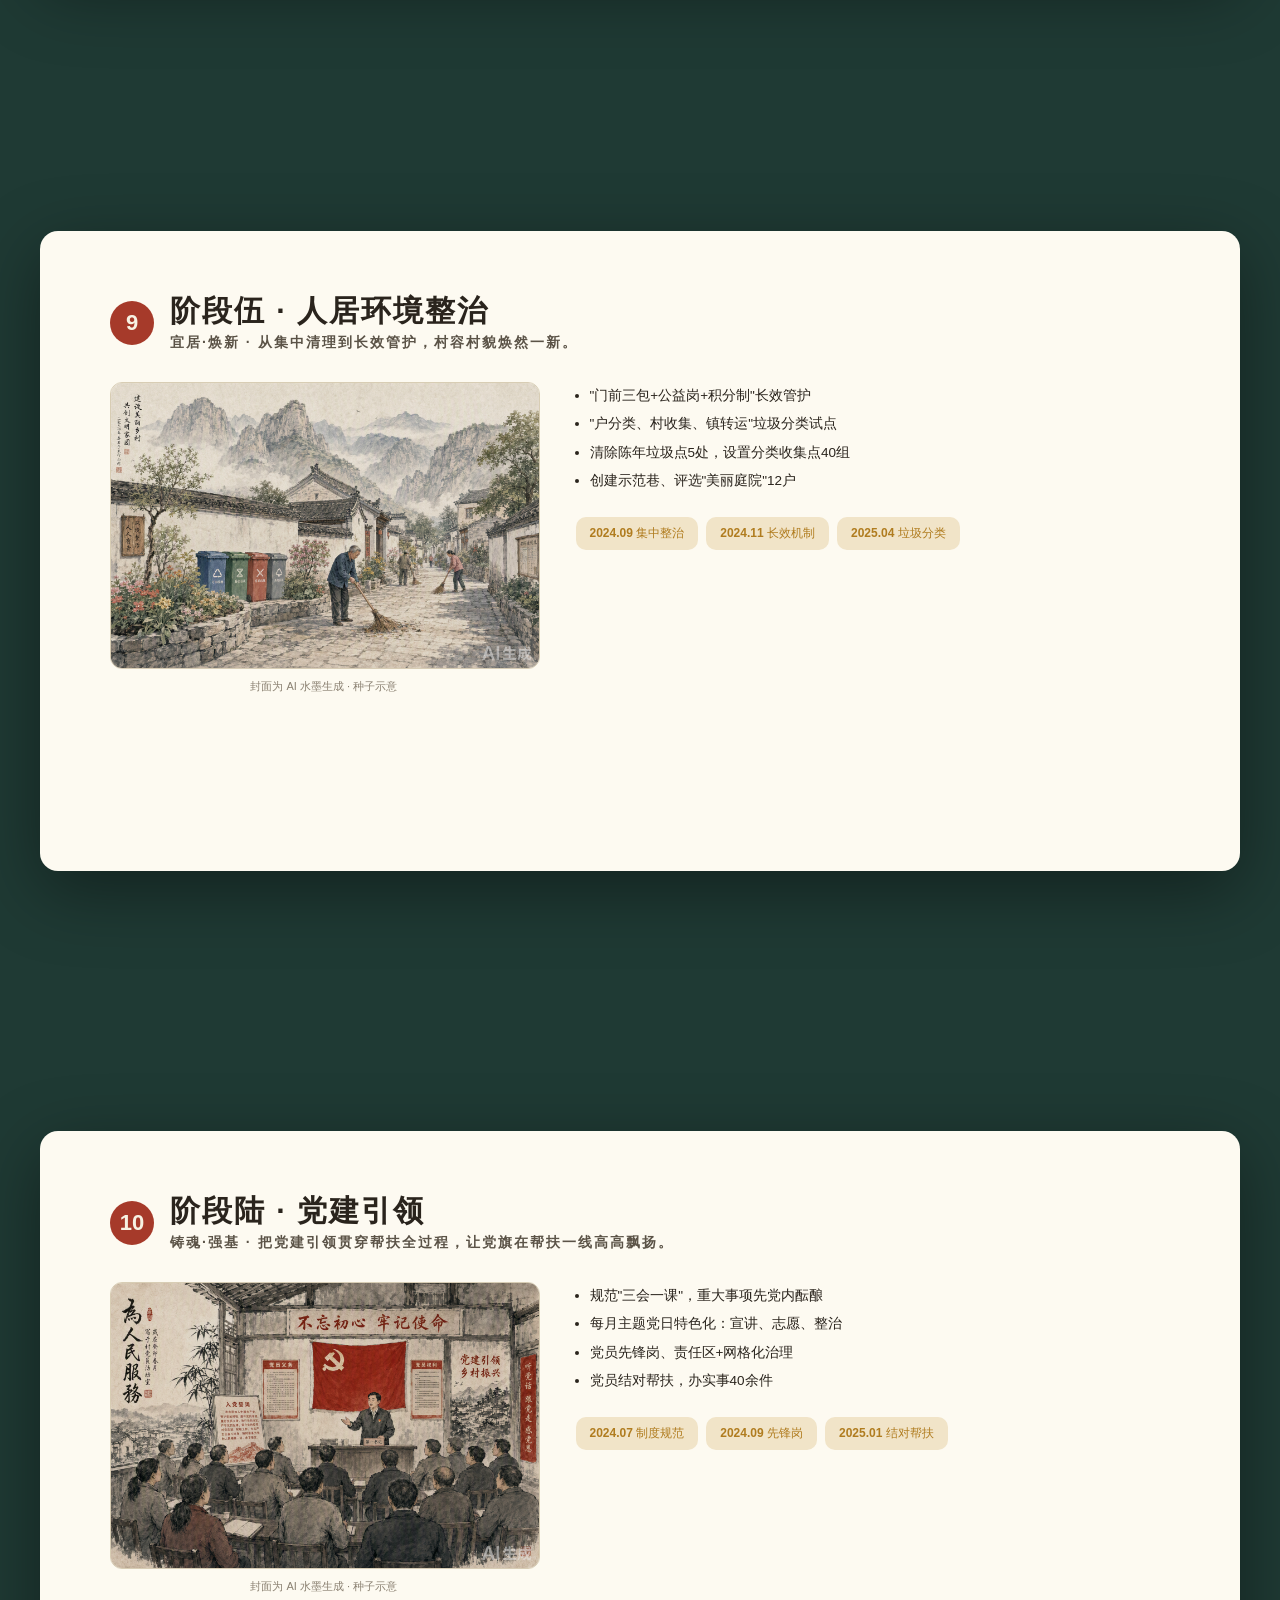
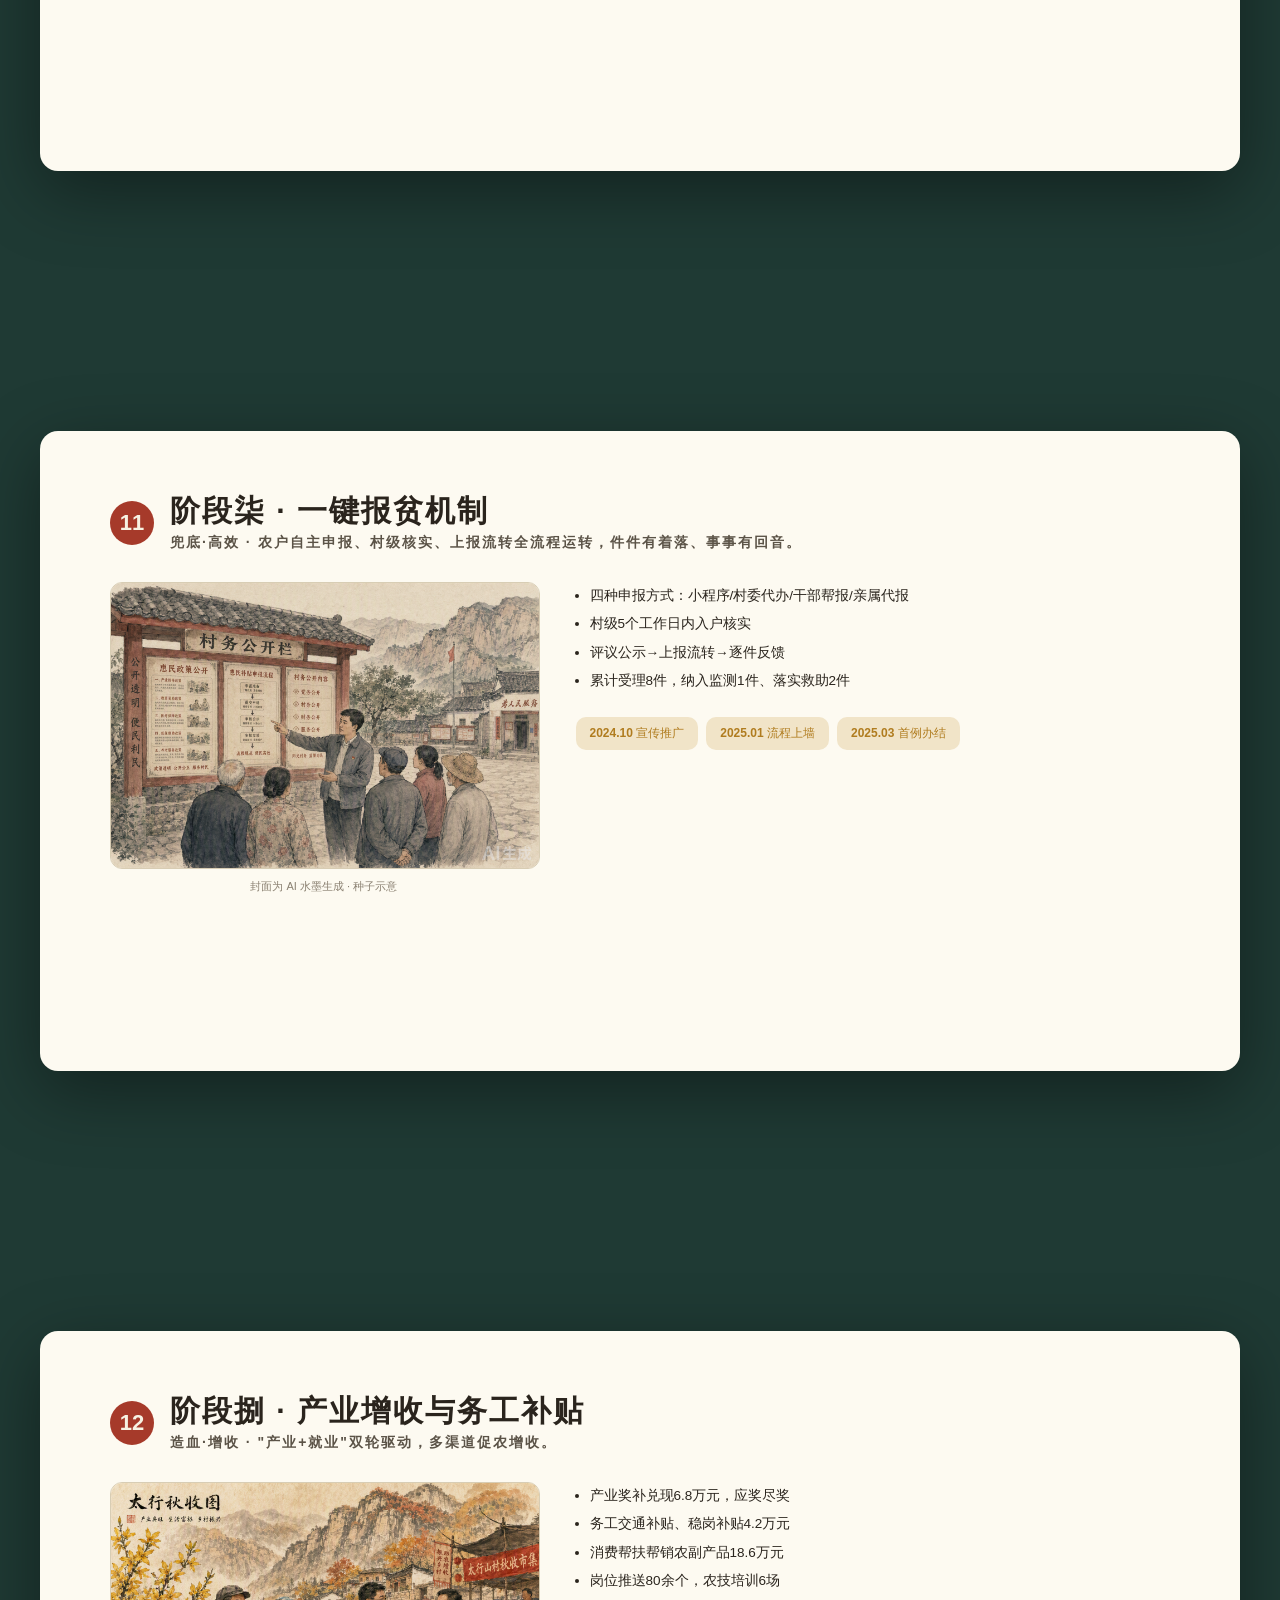
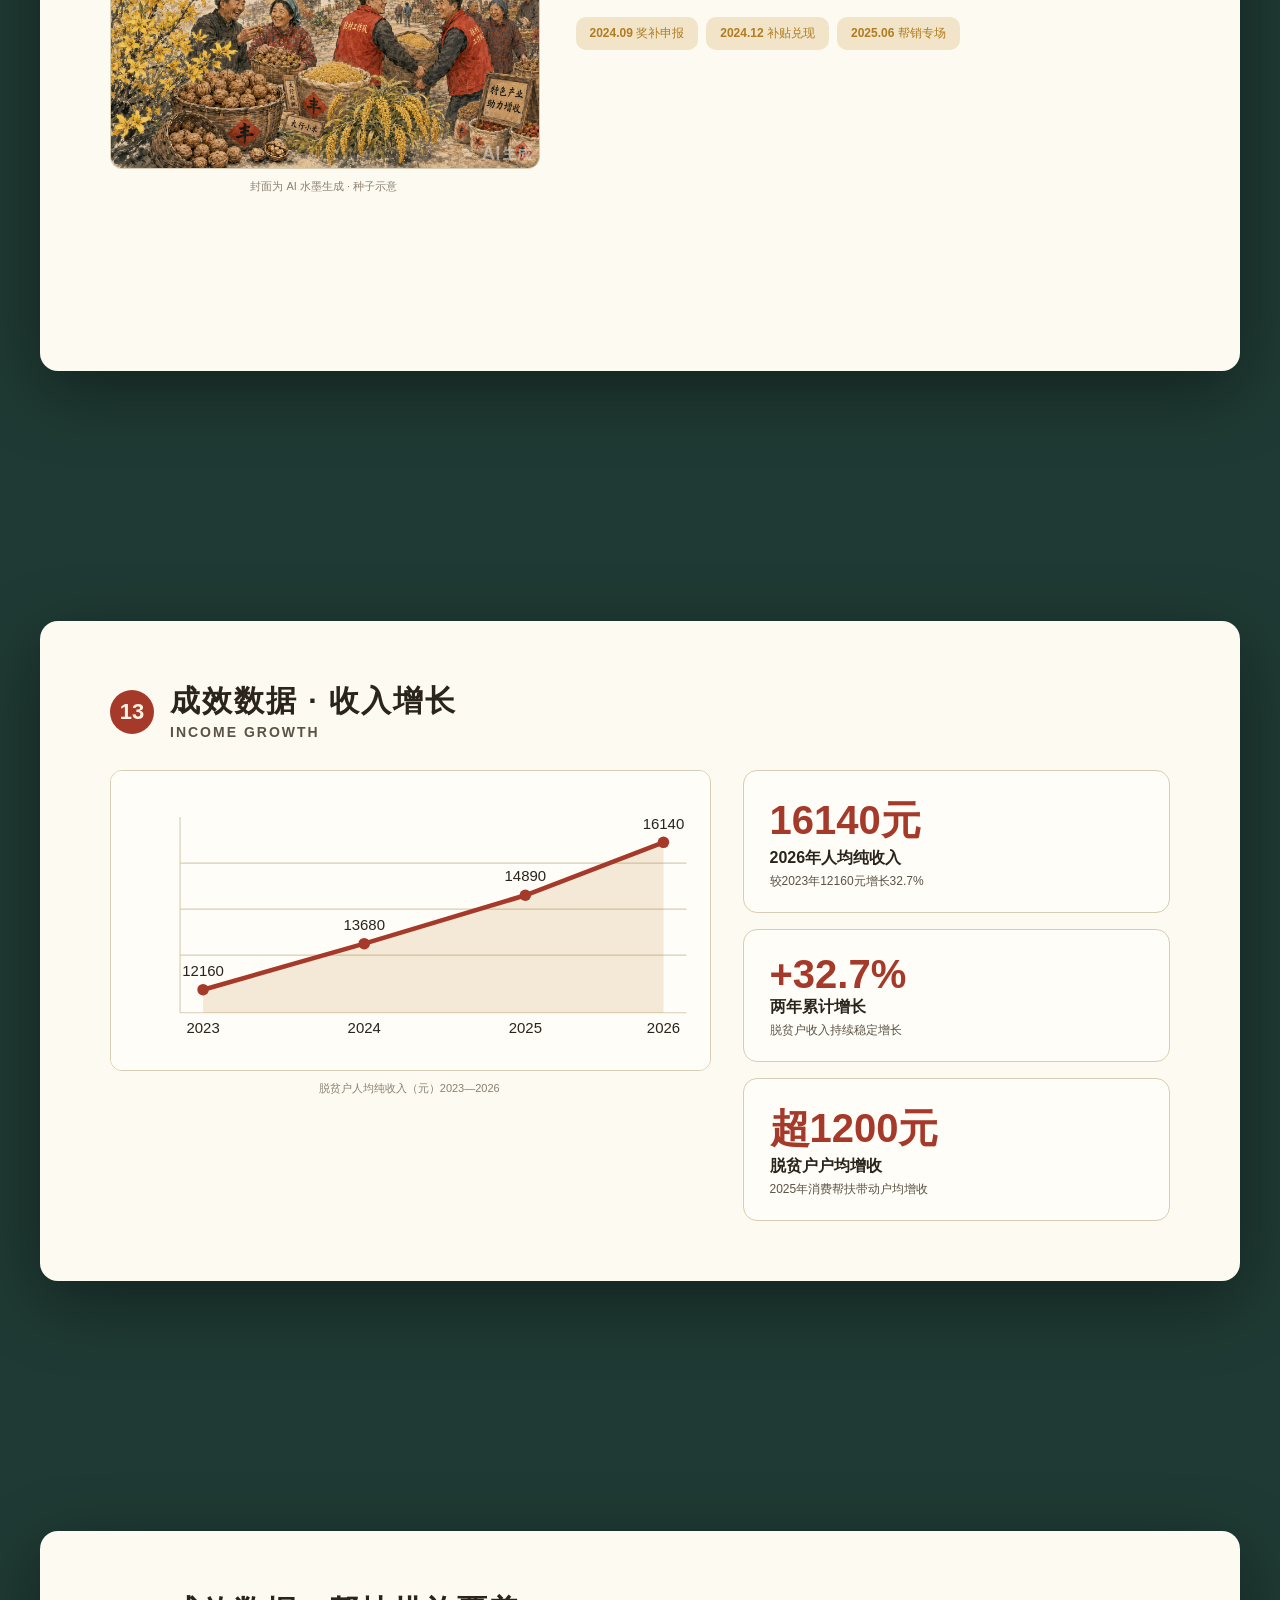
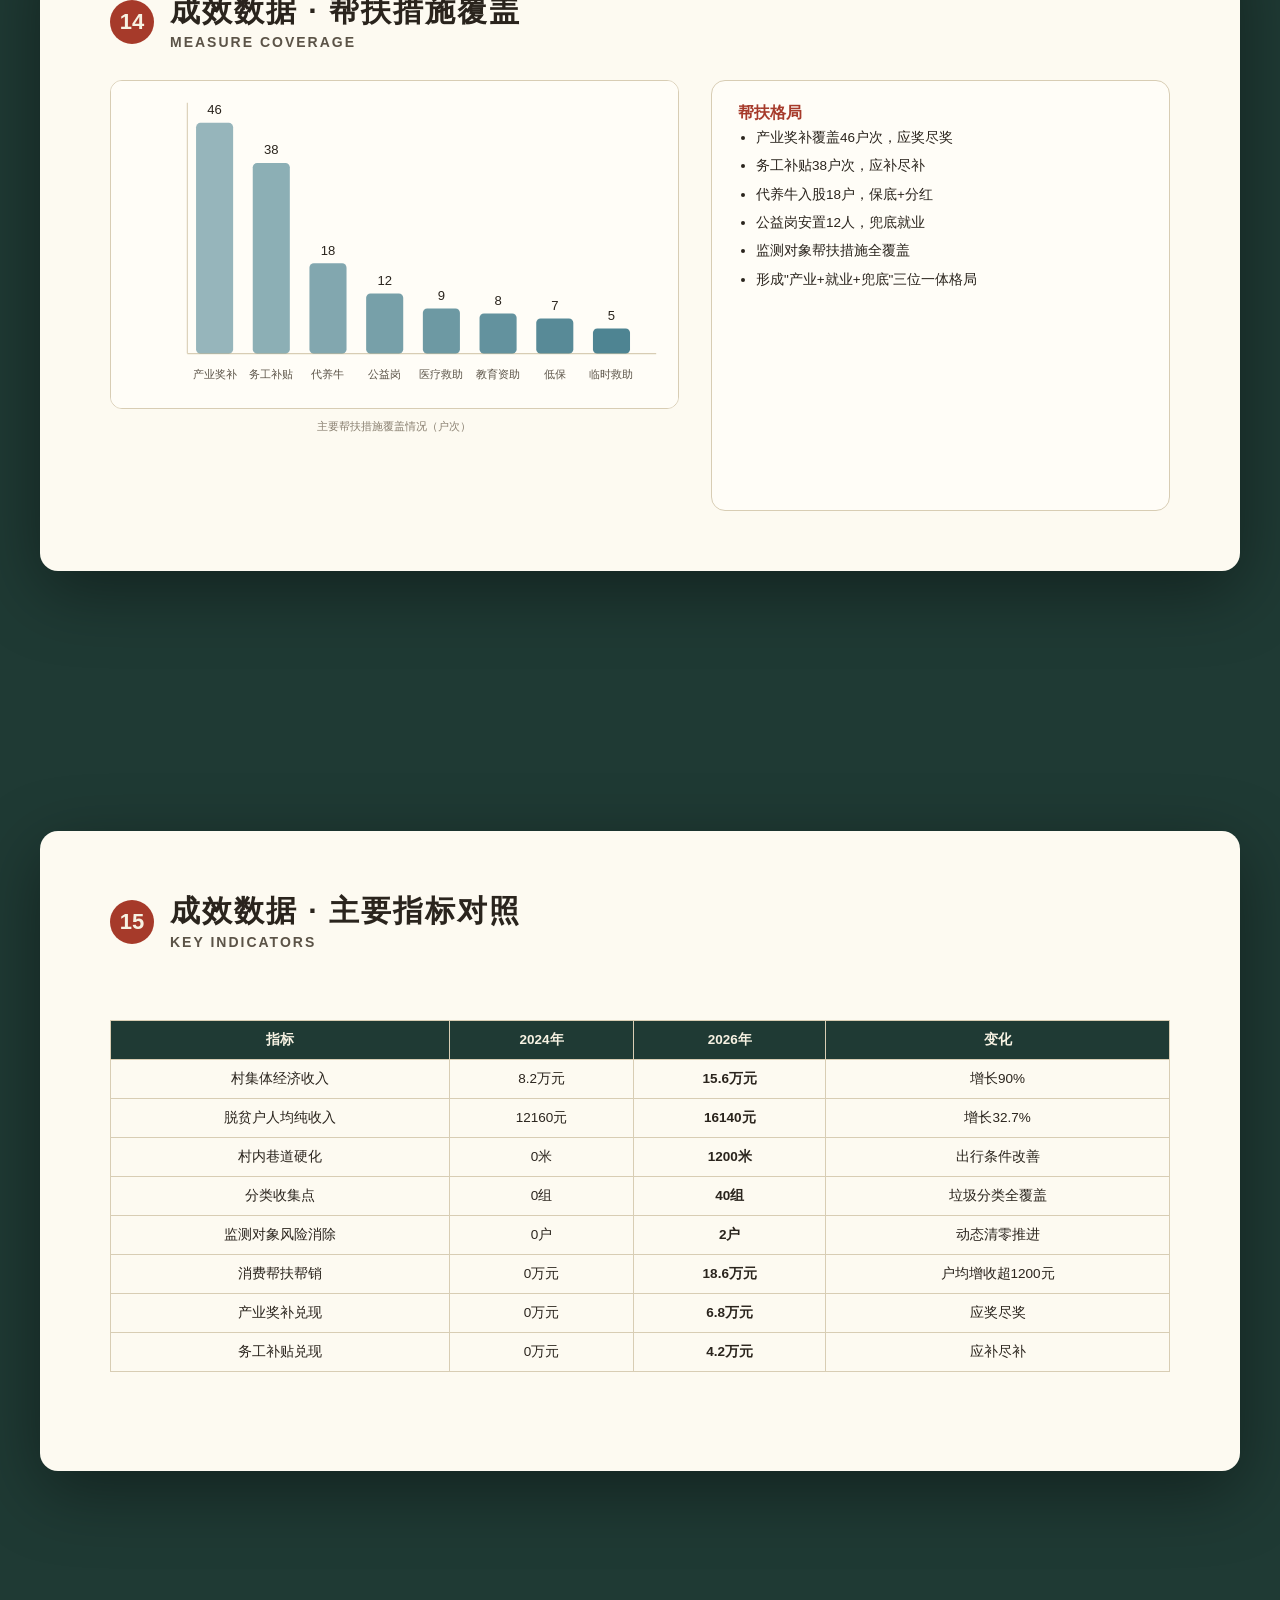
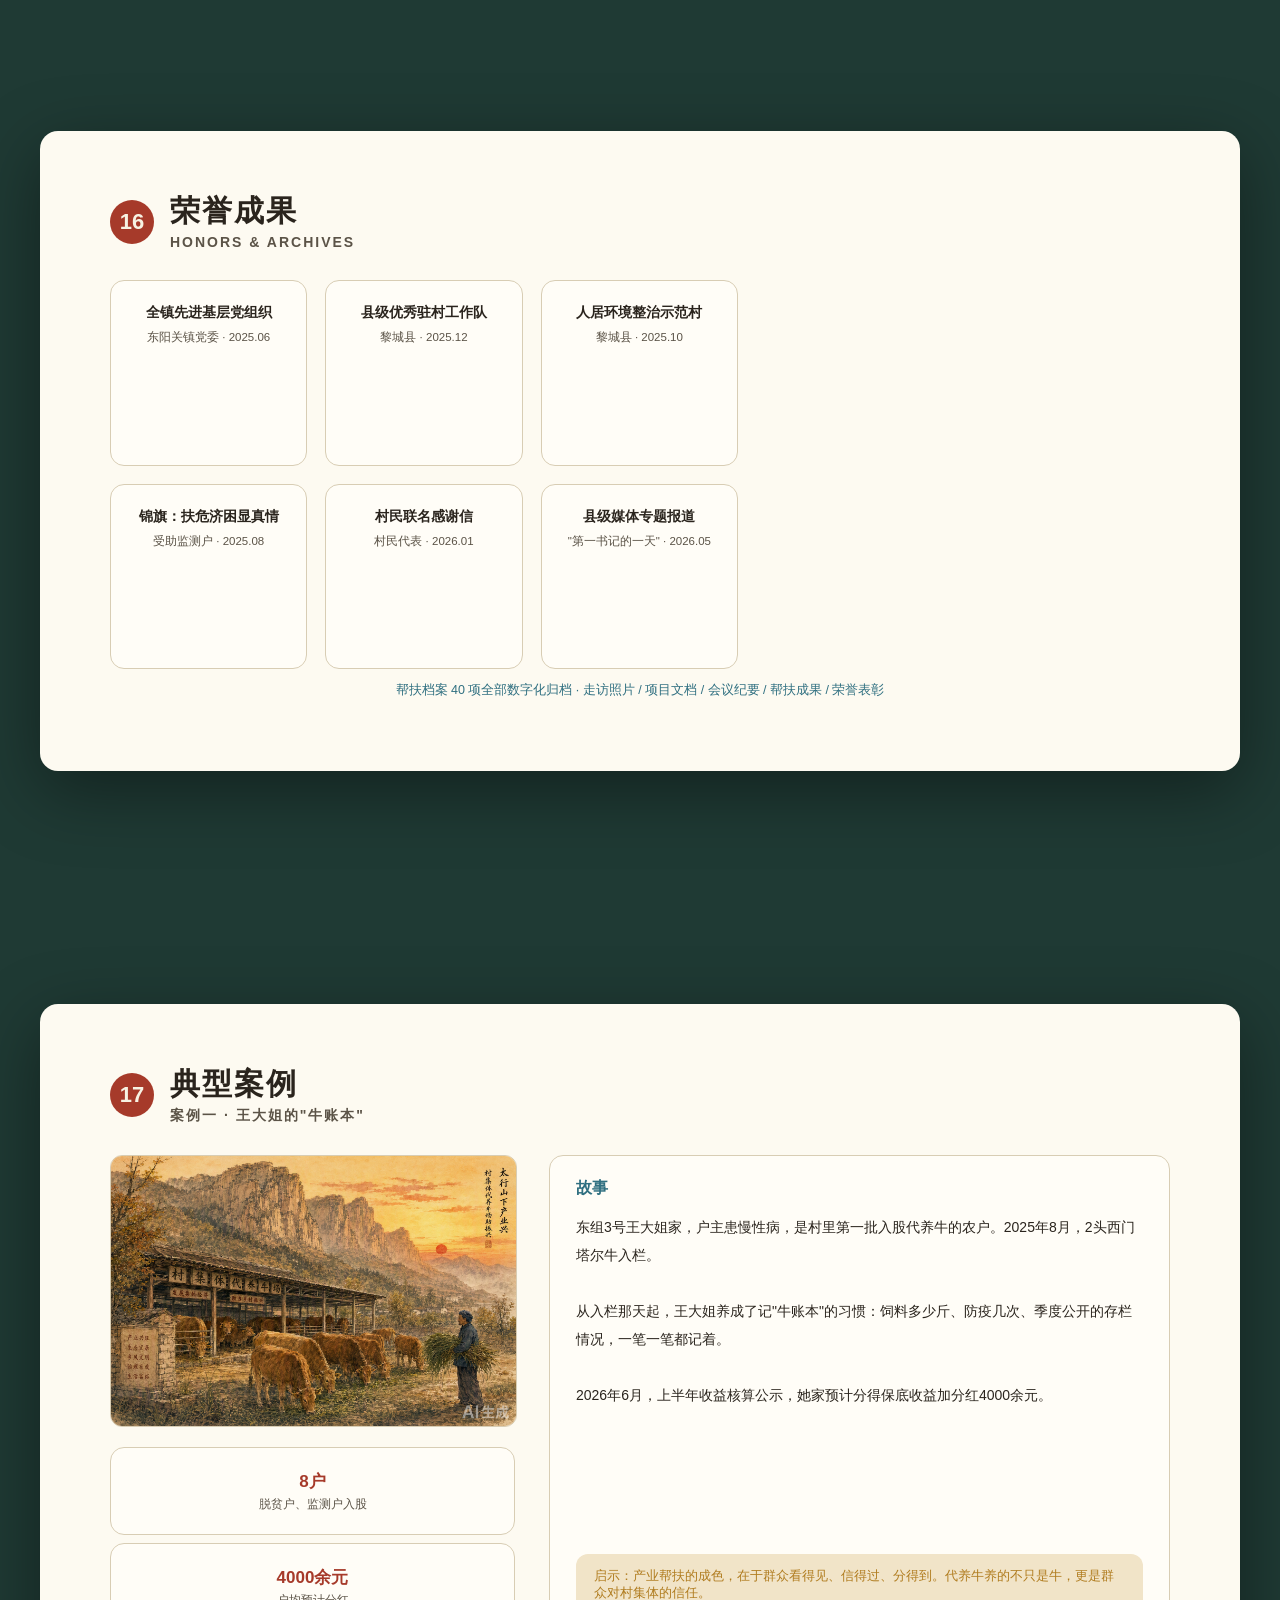
<file: assets/preview/汇报预览.html>
<!DOCTYPE html><html lang="zh-CN"><head><meta charset="UTF-8"><meta name="viewport" content="width=device-width,initial-scale=1"><title>《枣畔村驻村帮扶工作汇报》在线预览</title><style>body{margin:0;background:#1F3A34;font-family:"Microsoft YaHei","Source Han Sans SC",sans-serif}.stage{min-height:100vh;display:flex;flex-direction:column;justify-content:center;align-items:center;padding:8vh 6vw;box-sizing:border-box;color:#2a241d}.stage.dark{background:#1F3A34;color:#F7F2E3}.sheet{width:min(1200px,96vw);background:#FDFAF1;border-radius:18px;box-shadow:0 20px 70px rgba(0,0,0,.4);padding:60px 70px;box-sizing:border-box;min-height:640px;display:flex;flex-direction:column}.k{display:flex;align-items:center;gap:16px}.k .no{width:44px;height:44px;border-radius:50%;background:#A63A2A;color:#F7F2E3;display:grid;place-items:center;font-size:22px;font-weight:700;flex:none}.k h2{font-size:30px;margin:0;letter-spacing:2px}.k span{color:#5b5347;font-size:14px;margin-top:2px;display:block}.body{flex:1;display:flex;gap:34px;align-items:stretch;margin-top:30px}.card{background:#fffdf7;border:1px solid #d8cdb4;border-radius:14px;padding:22px 26px}.grid2{display:grid;grid-template-columns:1fr 1fr;gap:18px}.grid3{display:grid;grid-template-columns:repeat(3,1fr);gap:18px}.num{font-size:40px;font-weight:700;color:#A63A2A}.lab{font-size:13px;color:#5b5347;margin-top:4px}.big{font-size:46px;font-weight:700;color:#F7F2E3;letter-spacing:6px}.sub2{color:#C9A227;font-size:18px;letter-spacing:4px;margin-top:14px}.row{display:flex;align-items:center;gap:16px;padding:10px 0}.row .n{width:40px;height:40px;border-radius:50%;background:#A63A2A;color:#fff;display:grid;place-items:center;font-weight:700;flex:none}.row .t b{font-size:17px}.row .t p{margin:3px 0 0;font-size:12.5px;color:#5b5347}ul{margin:0;padding-left:18px;font-size:13.5px;line-height:2.1;color:#2a241d}table{width:100%;border-collapse:collapse;font-size:13.5px}th,td{border:1px solid #d8cdb4;padding:10px;text-align:center}th{background:#1F3A34;color:#F7F2E3}img{max-width:100%;border-radius:12px;border:1px solid #d8cdb4}figcaption{font-size:11px;color:#8a8071;margin-top:6px;text-align:center}.tag{display:inline-block;font-size:11px;color:#2F6F80;background:rgba(47,111,128,.12);border-radius:12px;padding:2px 12px;margin-bottom:8px}.chip{display:inline-block;background:#F1E4C8;border-radius:10px;padding:8px 14px;font-size:12px;margin:4px;color:#B07C1F}.note{font-size:11px;color:#8a8071;margin-top:24px;text-align:center}.brand{position:absolute;right:40px;top:34px;font-size:11px;color:#8a8071}.swipe{position:fixed;right:26px;bottom:26px;color:#C9A227;font-size:13px;letter-spacing:2px;z-index:9;background:rgba(31,58,52,.8);padding:8px 16px;border-radius:20px}</style></head><body><div class="swipe">滚动浏览 ↓</div><section class="stage dark"><div class="sheet" style="background:none;box-shadow:none;color:#F7F2E3"><div style="text-align:center;margin:auto"><div style="width:90px;height:74px;background:#A63A2A;color:#F7F2E3;font-size:36px;display:grid;place-items:center;border-radius:10px;transform:rotate(-4deg);margin:0 auto 40px">畔</div><div class="big">枣畔村驻村帮扶工作汇报</div><div class="sub2">巩固拓展脱贫攻坚成果 · 全面推进乡村振兴</div><p style="margin-top:60px;color:#DCE7D9;font-size:14px">中共黎城县东阳关镇枣畔村支部委员会<br>枣畔村驻村工作队 · 2026年8月</p><p style="margin-top:40px;color:#9FB5A2;font-size:12px;letter-spacing:3px">太行山麓 · 东阳关畔 · 144 户乡亲的答卷</p></div></div></section><section class="stage"><div class="sheet" style=""><div class="k"><span class="no">1</span><h2>汇报目录<span>CONTENTS</span></h2></div><div class="body" style="flex-direction:column;justify-content:center"><div class="row"><span class="n">1</span><div class="t"><b>村情概况</b><p>区位人口 · 资源禀赋 · 发展短板</p></div></div><div class="row"><span class="n">2</span><div class="t"><b>帮扶历程</b><p>八个阶段 · 从到岗履职到产业增收</p></div></div><div class="row"><span class="n">3</span><div class="t"><b>重点项目</b><p>代养牛 · 防返贫监测 · 一键报贫</p></div></div><div class="row"><span class="n">4</span><div class="t"><b>成效数据</b><p>收入增长 · 措施覆盖 · 指标对照</p></div></div><div class="row"><span class="n">5</span><div class="t"><b>荣誉成果</b><p>表彰荣誉 · 典型案例 · 档案沉淀</p></div></div><div class="row"><span class="n">6</span><div class="t"><b>下一步计划</b><p>五项重点 · 行稳致远</p></div></div></div></div></section><section class="stage"><div class="sheet" style=""><div class="k"><span class="no">2</span><h2>村情概况 · 区位与人口<span>VILLAGE PROFILE</span></h2></div><div class="body"><div style="flex:1.1;font-size:15px;line-height:2.2">枣畔村位于山西省长治市黎城县东阳关镇，地处太行山东麓，距县城约17公里，漳河支流穿村而过，属典型黄土丘陵沟壑地貌。<br><br>全村户籍人口144户386人，其中常住89人；常年外出务工55户，留守老人31人、留守儿童12人。<br><br>村党支部下设2个党小组，党员19名；村委会下设4个村民小组。</div><div class="grid2" style="flex:1"><div class="card" style="text-align:center;display:flex;flex-direction:column;justify-content:center"><div class="num">144户</div><div class="lab">户籍人口</div></div><div class="card" style="text-align:center;display:flex;flex-direction:column;justify-content:center"><div class="num">89人</div><div class="lab">常住人口</div></div><div class="card" style="text-align:center;display:flex;flex-direction:column;justify-content:center"><div class="num">19名</div><div class="lab">党员总数</div></div><div class="card" style="text-align:center;display:flex;flex-direction:column;justify-content:center"><div class="num">4个</div><div class="lab">村民小组</div></div></div></div></div></section><section class="stage"><div class="sheet" style=""><div class="k"><span class="no">3</span><h2>村情概况 · 资源与短板<span>RESOURCES & SHORTCOMINGS</span></h2></div><div class="body"><div class="grid2"><div class="card"><b style="color:#2F6F80">资源禀赋</b><ul><li>连翘、核桃、小米特色种植初具规模</li><li>饲草丰富，有养牛传统</li><li>山场林地为主，生态本底良好</li></ul></div><div class="card"><b style="color:#B07C1F">产业现状</b><ul><li>以小麦、玉米传统种植为主</li><li>2024年村集体收入8.2万元，来源单一</li><li>组织化程度低，抗风险能力弱</li></ul></div><div class="card"><b style="color:#A63A2A">四大短板</b><ul><li>基础设施欠账：巷道、饮水待提升</li><li>产业结构单一，缺乏龙头带动</li><li>集体经济薄弱，造血功能不足</li><li>劳动力外流，缺人手缺能人</li></ul></div><div class="card"><b style="color:#1F3A34">帮扶思路</b><ul><li>守底线：防返贫动态监测</li><li>抓发展：代养牛等产业项目</li><li>促振兴：党建、环境、就业全面发力</li></ul></div></div></div></div></section><section class="stage"><div class="sheet" style=""><div class="k"><span class="no">4</span><h2>帮扶历程总览<span>JOURNEY AT A GLANCE</span></h2></div><div class="body" style="flex-direction:column"><div class="grid3"><div class="card" style="text-align:center"><b style="font-size:16px">壹 到岗履职</b><p style="font-size:12px;color:#5b5347;margin:6px 0 0">2024.07</p></div><div class="card" style="text-align:center"><b style="font-size:16px">贰 入户大走访</b><p style="font-size:12px;color:#5b5347;margin:6px 0 0">2024.07—08</p></div><div class="card" style="text-align:center"><b style="font-size:16px">叁 防返贫监测</b><p style="font-size:12px;color:#5b5347;margin:6px 0 0">2024.08起</p></div><div class="card" style="text-align:center"><b style="font-size:16px">肆 代养牛项目</b><p style="font-size:12px;color:#5b5347;margin:6px 0 0">2025.04起</p></div><div class="card" style="text-align:center"><b style="font-size:16px">伍 人居环境</b><p style="font-size:12px;color:#5b5347;margin:6px 0 0">2024.09起</p></div><div class="card" style="text-align:center"><b style="font-size:16px">陆 党建引领</b><p style="font-size:12px;color:#5b5347;margin:6px 0 0">2024.07起</p></div><div class="card" style="text-align:center"><b style="font-size:16px">柒 一键报贫</b><p style="font-size:12px;color:#5b5347;margin:6px 0 0">2024.10起</p></div><div class="card" style="text-align:center"><b style="font-size:16px">捌 产业与务工</b><p style="font-size:12px;color:#5b5347;margin:6px 0 0">2024.09起</p></div></div><p style="text-align:center;font-size:13px;color:#5b5347;margin-top:26px">八个阶段环环相扣：走访是基础、监测是底线、产业是核心、党建是保证</p></div></div></section><section class="stage"><div class="sheet" style=""><div class="k"><span class="no">5</span><h2>阶段壹 · 到岗履职<span>起步·扎根 · 2024年7月15日，驻村工作队3人正式进驻，张海波同志任第一书记。</span></h2></div><div class="body"><div style="flex:1"><img src="../img/stage-01.png" alt=""><figcaption>封面为 AI 水墨生成 · 种子示意</figcaption></div><div style="flex:1.4"><ul><li>到岗首日召开村两委会，完成工作交接</li><li>绘制全村首张"民情地图"，标注11户监测对象</li><li>建立"1+3+N"包联体系，分片包组、责任到人</li><li>制定三年任期规划：一年打基础、两年见成效、三年成长效</li></ul><div style="margin-top:18px"><span class="chip"><b>2024.07.15</b> 报到进驻</span><span class="chip"><b>2024.07.20</b> 任期规划</span><span class="chip"><b>2024.07.28</b> 包联体系</span></div></div></div></div></section><section class="stage"><div class="sheet" style=""><div class="k"><span class="no">6</span><h2>阶段贰 · 入户大走访<span>民情·全覆盖 · 用一个月完成144户386人首轮全覆盖走访，常住89人重点走访3次以上。</span></h2></div><div class="body"><div style="flex:1"><img src="../img/stage-02.png" alt=""><figcaption>封面为 AI 水墨生成 · 种子示意</figcaption></div><div style="flex:1.4"><ul><li>"三问三看"：问收入、问健康、问诉求，看住房、看饮水、看卫生</li><li>逐户建立"一户一档"民情档案</li><li>汇总共性诉求34条，分类建账、限期销号</li><li>"周走访、月研判"常态化机制</li></ul><div style="margin-top:18px"><span class="chip"><b>2024.07.25</b> 走访启动</span><span class="chip"><b>2024.08.20</b> 首轮全覆盖</span><span class="chip"><b>2024.10</b> "回头看"</span></div></div></div></div></section><section class="stage"><div class="sheet" style=""><div class="k"><span class="no">7</span><h2>阶段叁 · 防返贫动态监测<span>底线·守牢 · 11户27人脱贫户/监测户全部纳入动态监测，坚决守住不发生规模性返贫底线。</span></h2></div><div class="body"><div style="flex:1"><img src="../img/stage-03.png" alt=""><figcaption>封面为 AI 水墨生成 · 种子示意</figcaption></div><div style="flex:1.4"><ul><li>"两表一图"：收入表、支出表、趋势图</li><li>"一月一算账、一季一研判"</li><li>日常排查+集中排查+信息比对三结合</li><li>2025年以来处置风险线索6条，2户风险消除</li></ul><div style="margin-top:18px"><span class="chip"><b>2024.08</b> 首轮摸排</span><span class="chip"><b>2024.09</b> 两表一图</span><span class="chip"><b>2025.06</b> 集中排查</span></div></div></div></div></section><section class="stage"><div class="sheet" style=""><div class="k"><span class="no">8</span><h2>阶段肆 · 代养牛项目<span>产业·第一重点 · 2026年驻村工作第一重点：收益兑现、分红到户、项目跟踪。</span></h2></div><div class="body"><div style="flex:1"><img src="../img/stage-04.png" alt=""><figcaption>封面为 AI 水墨生成 · 种子示意</figcaption></div><div style="flex:1.4"><ul><li>"村集体经济组织+合作社+农户"模式</li><li>统一防疫、统一饲养、统一销售</li><li>"保底+分红"，优先保障脱贫户、监测户</li><li>月度跟踪台账、季度公开，账目透明</li></ul><div style="margin-top:18px"><span class="chip"><b>2025.06</b> 合作社成立</span><span class="chip"><b>2025.08</b> 首批入栏</span><span class="chip"><b>2026.06</b> 收益核算</span></div></div></div></div></section><section class="stage"><div class="sheet" style=""><div class="k"><span class="no">9</span><h2>阶段伍 · 人居环境整治<span>宜居·焕新 · 从集中清理到长效管护，村容村貌焕然一新。</span></h2></div><div class="body"><div style="flex:1"><img src="../img/stage-05.png" alt=""><figcaption>封面为 AI 水墨生成 · 种子示意</figcaption></div><div style="flex:1.4"><ul><li>"门前三包+公益岗+积分制"长效管护</li><li>"户分类、村收集、镇转运"垃圾分类试点</li><li>清除陈年垃圾点5处，设置分类收集点40组</li><li>创建示范巷、评选"美丽庭院"12户</li></ul><div style="margin-top:18px"><span class="chip"><b>2024.09</b> 集中整治</span><span class="chip"><b>2024.11</b> 长效机制</span><span class="chip"><b>2025.04</b> 垃圾分类</span></div></div></div></div></section><section class="stage"><div class="sheet" style=""><div class="k"><span class="no">10</span><h2>阶段陆 · 党建引领<span>铸魂·强基 · 把党建引领贯穿帮扶全过程，让党旗在帮扶一线高高飘扬。</span></h2></div><div class="body"><div style="flex:1"><img src="../img/stage-06.png" alt=""><figcaption>封面为 AI 水墨生成 · 种子示意</figcaption></div><div style="flex:1.4"><ul><li>规范"三会一课"，重大事项先党内酝酿</li><li>每月主题党日特色化：宣讲、志愿、整治</li><li>党员先锋岗、责任区+网格化治理</li><li>党员结对帮扶，办实事40余件</li></ul><div style="margin-top:18px"><span class="chip"><b>2024.07</b> 制度规范</span><span class="chip"><b>2024.09</b> 先锋岗</span><span class="chip"><b>2025.01</b> 结对帮扶</span></div></div></div></div></section><section class="stage"><div class="sheet" style=""><div class="k"><span class="no">11</span><h2>阶段柒 · 一键报贫机制<span>兜底·高效 · 农户自主申报、村级核实、上报流转全流程运转，件件有着落、事事有回音。</span></h2></div><div class="body"><div style="flex:1"><img src="../img/stage-07.png" alt=""><figcaption>封面为 AI 水墨生成 · 种子示意</figcaption></div><div style="flex:1.4"><ul><li>四种申报方式：小程序/村委代办/干部帮报/亲属代报</li><li>村级5个工作日内入户核实</li><li>评议公示→上报流转→逐件反馈</li><li>累计受理8件，纳入监测1件、落实救助2件</li></ul><div style="margin-top:18px"><span class="chip"><b>2024.10</b> 宣传推广</span><span class="chip"><b>2025.01</b> 流程上墙</span><span class="chip"><b>2025.03</b> 首例办结</span></div></div></div></div></section><section class="stage"><div class="sheet" style=""><div class="k"><span class="no">12</span><h2>阶段捌 · 产业增收与务工补贴<span>造血·增收 · "产业+就业"双轮驱动，多渠道促农增收。</span></h2></div><div class="body"><div style="flex:1"><img src="../img/stage-08.png" alt=""><figcaption>封面为 AI 水墨生成 · 种子示意</figcaption></div><div style="flex:1.4"><ul><li>产业奖补兑现6.8万元，应奖尽奖</li><li>务工交通补贴、稳岗补贴4.2万元</li><li>消费帮扶帮销农副产品18.6万元</li><li>岗位推送80余个，农技培训6场</li></ul><div style="margin-top:18px"><span class="chip"><b>2024.09</b> 奖补申报</span><span class="chip"><b>2024.12</b> 补贴兑现</span><span class="chip"><b>2025.06</b> 帮销专场</span></div></div></div></div></section><section class="stage"><div class="sheet" style=""><div class="k"><span class="no">13</span><h2>成效数据 · 收入增长<span>INCOME GROWTH</span></h2></div><div class="body"><div style="flex:1.4"><svg viewBox="0 0 520 260" style="width:100%;background:#fffdf7;border:1px solid #d8cdb4;border-radius:12px"><rect width="520" height="260" fill="#fffdf7"/><g stroke="#d8cdb4" stroke-width="1"><line x1="60" y1="40" x2="60" y2="210"/><line x1="60" y1="210" x2="500" y2="210"/><line x1="60" y1="80" x2="500" y2="80"/><line x1="60" y1="120" x2="500" y2="120"/><line x1="60" y1="160" x2="500" y2="160"/></g><polygon points="80,190 220,150 360,108 480,62 480,210 80,210" fill="#B07C1F" opacity="0.15"/><polyline points="80,190 220,150 360,108 480,62" fill="none" stroke="#A63A2A" stroke-width="4"/><g font-size="13" fill="#2a241d" text-anchor="middle"><circle cx="80" cy="190" r="5" fill="#A63A2A"/><text x="80" y="178">12160</text><text x="80" y="228">2023</text></g><g font-size="13" fill="#2a241d" text-anchor="middle"><circle cx="220" cy="150" r="5" fill="#A63A2A"/><text x="220" y="138">13680</text><text x="220" y="228">2024</text></g><g font-size="13" fill="#2a241d" text-anchor="middle"><circle cx="360" cy="108" r="5" fill="#A63A2A"/><text x="360" y="96">14890</text><text x="360" y="228">2025</text></g><g font-size="13" fill="#2a241d" text-anchor="middle"><circle cx="480" cy="62" r="5" fill="#A63A2A"/><text x="480" y="50">16140</text><text x="480" y="228">2026</text></g></svg><figcaption>脱贫户人均纯收入（元）2023—2026</figcaption></div><div style="flex:1;display:flex;flex-direction:column;gap:16px"><div class="card" style="flex:1"><div class="num">16140元</div><b>2026年人均纯收入</b><p style="font-size:12px;color:#5b5347;margin:4px 0 0">较2023年12160元增长32.7%</p></div><div class="card" style="flex:1"><div class="num">+32.7%</div><b>两年累计增长</b><p style="font-size:12px;color:#5b5347;margin:4px 0 0">脱贫户收入持续稳定增长</p></div><div class="card" style="flex:1"><div class="num">超1200元</div><b>脱贫户户均增收</b><p style="font-size:12px;color:#5b5347;margin:4px 0 0">2025年消费帮扶带动户均增收</p></div></div></div></div></section><section class="stage"><div class="sheet" style=""><div class="k"><span class="no">14</span><h2>成效数据 · 帮扶措施覆盖<span>MEASURE COVERAGE</span></h2></div><div class="body"><div style="flex:1.4"><svg viewBox="0 0 520 300" style="width:100%;background:#fffdf7;border:1px solid #d8cdb4;border-radius:12px"><rect width="520" height="300" fill="#fffdf7"/><g stroke="#d8cdb4" stroke-width="1"><line x1="70" y1="20" x2="70" y2="250"/><line x1="70" y1="250" x2="500" y2="250"/></g><rect x="78" y="38.400000000000006" width="34" height="211.6" rx="4" fill="#2F6F80" opacity="0.5"/><text x="95" y="30.400000000000006" font-size="12" fill="#2a241d" text-anchor="middle">46</text><text x="95" y="272" font-size="10.5" fill="#5b5347" text-anchor="middle">产业奖补</text><rect x="130" y="75.20000000000002" width="34" height="174.79999999999998" rx="4" fill="#2F6F80" opacity="0.55"/><text x="147" y="67.20000000000002" font-size="12" fill="#2a241d" text-anchor="middle">38</text><text x="147" y="272" font-size="10.5" fill="#5b5347" text-anchor="middle">务工补贴</text><rect x="182" y="167.2" width="34" height="82.8" rx="4" fill="#2F6F80" opacity="0.6"/><text x="199" y="159.2" font-size="12" fill="#2a241d" text-anchor="middle">18</text><text x="199" y="272" font-size="10.5" fill="#5b5347" text-anchor="middle">代养牛</text><rect x="234" y="194.8" width="34" height="55.199999999999996" rx="4" fill="#2F6F80" opacity="0.65"/><text x="251" y="186.8" font-size="12" fill="#2a241d" text-anchor="middle">12</text><text x="251" y="272" font-size="10.5" fill="#5b5347" text-anchor="middle">公益岗</text><rect x="286" y="208.6" width="34" height="41.4" rx="4" fill="#2F6F80" opacity="0.7"/><text x="303" y="200.6" font-size="12" fill="#2a241d" text-anchor="middle">9</text><text x="303" y="272" font-size="10.5" fill="#5b5347" text-anchor="middle">医疗救助</text><rect x="338" y="213.2" width="34" height="36.8" rx="4" fill="#2F6F80" opacity="0.75"/><text x="355" y="205.2" font-size="12" fill="#2a241d" text-anchor="middle">8</text><text x="355" y="272" font-size="10.5" fill="#5b5347" text-anchor="middle">教育资助</text><rect x="390" y="217.8" width="34" height="32.199999999999996" rx="4" fill="#2F6F80" opacity="0.8"/><text x="407" y="209.8" font-size="12" fill="#2a241d" text-anchor="middle">7</text><text x="407" y="272" font-size="10.5" fill="#5b5347" text-anchor="middle">低保</text><rect x="442" y="227" width="34" height="23" rx="4" fill="#2F6F80" opacity="0.8500000000000001"/><text x="459" y="219" font-size="12" fill="#2a241d" text-anchor="middle">5</text><text x="459" y="272" font-size="10.5" fill="#5b5347" text-anchor="middle">临时救助</text></svg><figcaption>主要帮扶措施覆盖情况（户次）</figcaption></div><div class="card" style="flex:1"><b style="color:#A63A2A">帮扶格局</b><ul><li>产业奖补覆盖46户次，应奖尽奖</li><li>务工补贴38户次，应补尽补</li><li>代养牛入股18户，保底+分红</li><li>公益岗安置12人，兜底就业</li><li>监测对象帮扶措施全覆盖</li><li>形成"产业+就业+兜底"三位一体格局</li></ul></div></div></div></section><section class="stage"><div class="sheet" style=""><div class="k"><span class="no">15</span><h2>成效数据 · 主要指标对照<span>KEY INDICATORS</span></h2></div><div class="body" style="flex-direction:column;justify-content:center"><table><tr><th>指标</th><th>2024年</th><th>2026年</th><th>变化</th></tr><tr><td>村集体经济收入</td><td>8.2万元</td><td><b>15.6万元</b></td><td>增长90%</td></tr><tr><td>脱贫户人均纯收入</td><td>12160元</td><td><b>16140元</b></td><td>增长32.7%</td></tr><tr><td>村内巷道硬化</td><td>0米</td><td><b>1200米</b></td><td>出行条件改善</td></tr><tr><td>分类收集点</td><td>0组</td><td><b>40组</b></td><td>垃圾分类全覆盖</td></tr><tr><td>监测对象风险消除</td><td>0户</td><td><b>2户</b></td><td>动态清零推进</td></tr><tr><td>消费帮扶帮销</td><td>0万元</td><td><b>18.6万元</b></td><td>户均增收超1200元</td></tr><tr><td>产业奖补兑现</td><td>0万元</td><td><b>6.8万元</b></td><td>应奖尽奖</td></tr><tr><td>务工补贴兑现</td><td>0万元</td><td><b>4.2万元</b></td><td>应补尽补</td></tr></table></div></div></section><section class="stage"><div class="sheet" style=""><div class="k"><span class="no">16</span><h2>荣誉成果<span>HONORS & ARCHIVES</span></h2></div><div class="body"><div class="grid3"><div class="card" style="text-align:center"><b style="font-size:14px">全镇先进基层党组织</b><p style="font-size:11.5px;color:#5b5347;margin:8px 0 0">东阳关镇党委 · 2025.06</p></div><div class="card" style="text-align:center"><b style="font-size:14px">县级优秀驻村工作队</b><p style="font-size:11.5px;color:#5b5347;margin:8px 0 0">黎城县 · 2025.12</p></div><div class="card" style="text-align:center"><b style="font-size:14px">人居环境整治示范村</b><p style="font-size:11.5px;color:#5b5347;margin:8px 0 0">黎城县 · 2025.10</p></div><div class="card" style="text-align:center"><b style="font-size:14px">锦旗：扶危济困显真情</b><p style="font-size:11.5px;color:#5b5347;margin:8px 0 0">受助监测户 · 2025.08</p></div><div class="card" style="text-align:center"><b style="font-size:14px">村民联名感谢信</b><p style="font-size:11.5px;color:#5b5347;margin:8px 0 0">村民代表 · 2026.01</p></div><div class="card" style="text-align:center"><b style="font-size:14px">县级媒体专题报道</b><p style="font-size:11.5px;color:#5b5347;margin:8px 0 0">"第一书记的一天" · 2026.05</p></div></div></div><p style="text-align:center;font-size:12.5px;color:#2F6F80">帮扶档案 40 项全部数字化归档 · 走访照片 / 项目文档 / 会议纪要 / 帮扶成果 / 荣誉表彰</p></div></section><section class="stage"><div class="sheet" style=""><div class="k"><span class="no">17</span><h2>典型案例<span>案例一 · 王大姐的"牛账本"</span></h2></div><div class="body"><div style="flex:1"><img src="../img/stage-04.png" alt=""><div style="margin-top:16px"><div class="card" style="text-align:center;margin-bottom:8px"><b style="font-size:17px;color:#A63A2A">8户</b><p style="font-size:11.5px;color:#5b5347;margin:4px 0 0">脱贫户、监测户入股</p></div><div class="card" style="text-align:center;margin-bottom:8px"><b style="font-size:17px;color:#A63A2A">4000余元</b><p style="font-size:11.5px;color:#5b5347;margin:4px 0 0">户均预计分红</p></div></div></div><div class="card" style="flex:1.4;display:flex;flex-direction:column"><b style="color:#2F6F80">故事</b><p style="font-size:14px;line-height:2">东组3号王大姐家，户主患慢性病，是村里第一批入股代养牛的农户。2025年8月，2头西门塔尔牛入栏。</p><p style="font-size:14px;line-height:2">从入栏那天起，王大姐养成了记"牛账本"的习惯：饲料多少斤、防疫几次、季度公开的存栏情况，一笔一笔都记着。</p><p style="font-size:14px;line-height:2">2026年6月，上半年收益核算公示，她家预计分得保底收益加分红4000余元。</p><div style="margin-top:auto;background:#F1E4C8;border-radius:12px;padding:14px 18px;font-size:12.5px;color:#B07C1F">启示：产业帮扶的成色，在于群众看得见、信得过、分得到。代养牛养的不只是牛，更是群众对村集体的信任。</div></div></div></div></section><section class="stage"><div class="sheet" style=""><div class="k"><span class="no">18</span><h2>典型案例<span>案例二 · "一键报贫"救急一家人</span></h2></div><div class="body"><div style="flex:1"><img src="../img/stage-07.png" alt=""><div style="margin-top:16px"><div class="card" style="text-align:center;margin-bottom:8px"><b style="font-size:17px;color:#A63A2A">5个工作日</b><p style="font-size:11.5px;color:#5b5347;margin:4px 0 0">村级核实办结</p></div><div class="card" style="text-align:center;margin-bottom:8px"><b style="font-size:17px;color:#A63A2A">0次</b><p style="font-size:11.5px;color:#5b5347;margin:4px 0 0">群众跑腿</p></div></div></div><div class="card" style="flex:1.4;display:flex;flex-direction:column"><b style="color:#2F6F80">故事</b><p style="font-size:14px;line-height:2">2025年3月，东组9号刘大哥家突发变故：户主确诊重病，自付医疗支出压垮了四口之家。</p><p style="font-size:14px;line-height:2">网格员第一时间协助"一键报贫"申报，村级5个工作日完成入户核实，按程序纳入突发严重困难户监测。</p><p style="font-size:14px;line-height:2">临时救助、医疗救助、教育资助、代养牛入股逐一落地，2025年家庭收入不降反增。</p><div style="margin-top:auto;background:#F1E4C8;border-radius:12px;padding:14px 18px;font-size:12.5px;color:#B07C1F">启示：把识别关口前移、把兜底保障做实，机制在最关键时刻体现价值——群众没有跑一步冤枉路。</div></div></div></div></section><section class="stage"><div class="sheet" style=""><div class="k"><span class="no">19</span><h2>典型案例<span>案例三 · 老郭的连翘地</span></h2></div><div class="body"><div style="flex:1"><img src="../img/stage-08.png" alt=""><div style="margin-top:16px"><div class="card" style="text-align:center;margin-bottom:8px"><b style="font-size:17px;color:#A63A2A">+20%</b><p style="font-size:11.5px;color:#5b5347;margin:4px 0 0">连翘亩产提升</p></div><div class="card" style="text-align:center;margin-bottom:8px"><b style="font-size:17px;color:#A63A2A">3000余元</b><p style="font-size:11.5px;color:#5b5347;margin:4px 0 0">当年增收</p></div></div></div><div class="card" style="flex:1.4;display:flex;flex-direction:column"><b style="color:#2F6F80">故事</b><p style="font-size:14px;line-height:2">北组6号郭大叔，过去种地凭老经验，连翘管护跟不上，产量上不去。</p><p style="font-size:14px;line-height:2">2025年，工作队帮他申报3亩连翘产业奖补，拉着他参加农技培训：剪枝、施肥、病虫害防治，一节不落。</p><p style="font-size:14px;line-height:2">当年亩产多两成，加上消费帮扶帮销，增收3000多元。</p><div style="margin-top:auto;background:#F1E4C8;border-radius:12px;padding:14px 18px;font-size:12.5px;color:#B07C1F">启示："产业奖补+农技培训"让老经验遇上新技术，特色种植从"看天吃饭"走向"靠技增收"。</div></div></div></div></section><section class="stage"><div class="sheet" style=""><div class="k"><span class="no">20</span><h2>下一步计划<span>NEXT STEPS</span></h2></div><div class="body" style="flex-direction:column;justify-content:center"><div class="row"><span class="n">1</span><div class="t"><b>收益兑现</b><p>全力抓好2026年代养牛收益兑现与分红到户，项目红利落到群众手中</p></div></div><div class="row"><span class="n">2</span><div class="t"><b>底线守牢</b><p>持续巩固防返贫监测成果，健全常态化排查预警机制</p></div></div><div class="row"><span class="n">3</span><div class="t"><b>乡村和美</b><p>深化人居环境长效管护与垃圾分类试点，建设宜居宜业和美乡村</p></div></div><div class="row"><span class="n">4</span><div class="t"><b>产业提质</b><p>拓展消费帮扶与就业服务渠道，推动连翘、核桃、小米提质增效</p></div></div><div class="row"><span class="n">5</span><div class="t"><b>队伍长留</b><p>加强村党组织建设与乡土人才培育，留下一支带不走的工作队</p></div></div><p style="text-align:center;color:#A63A2A;letter-spacing:3px;margin-top:20px">一张蓝图绘到底 · 一任接着一任干</p></div></div></section><section class="stage dark"><div class="sheet" style="background:none;box-shadow:none;color:#F7F2E3"><div style="text-align:center;margin:auto"><div style="width:90px;height:74px;background:#A63A2A;color:#F7F2E3;font-size:36px;display:grid;place-items:center;border-radius:10px;transform:rotate(-4deg);margin:0 auto 46px">畔</div><div class="big">谢谢聆听</div><div class="sub2">太行山麓 · 枣畔村的答卷仍在继续</div><p style="margin-top:44px;color:#DCE7D9;font-size:14px">驻村帮扶，驻的是村，帮的是民，扶的是志与智。</p><p style="margin-top:34px;color:#9FB5A2;font-size:12px">枣畔村驻村工作队 · 2026年8月</p></div></div></section><div class="note" style="color:#9FB5A2">本预览为种子示例数据 · 正式使用请以真实台账核对替换</div></body></html>
</file>
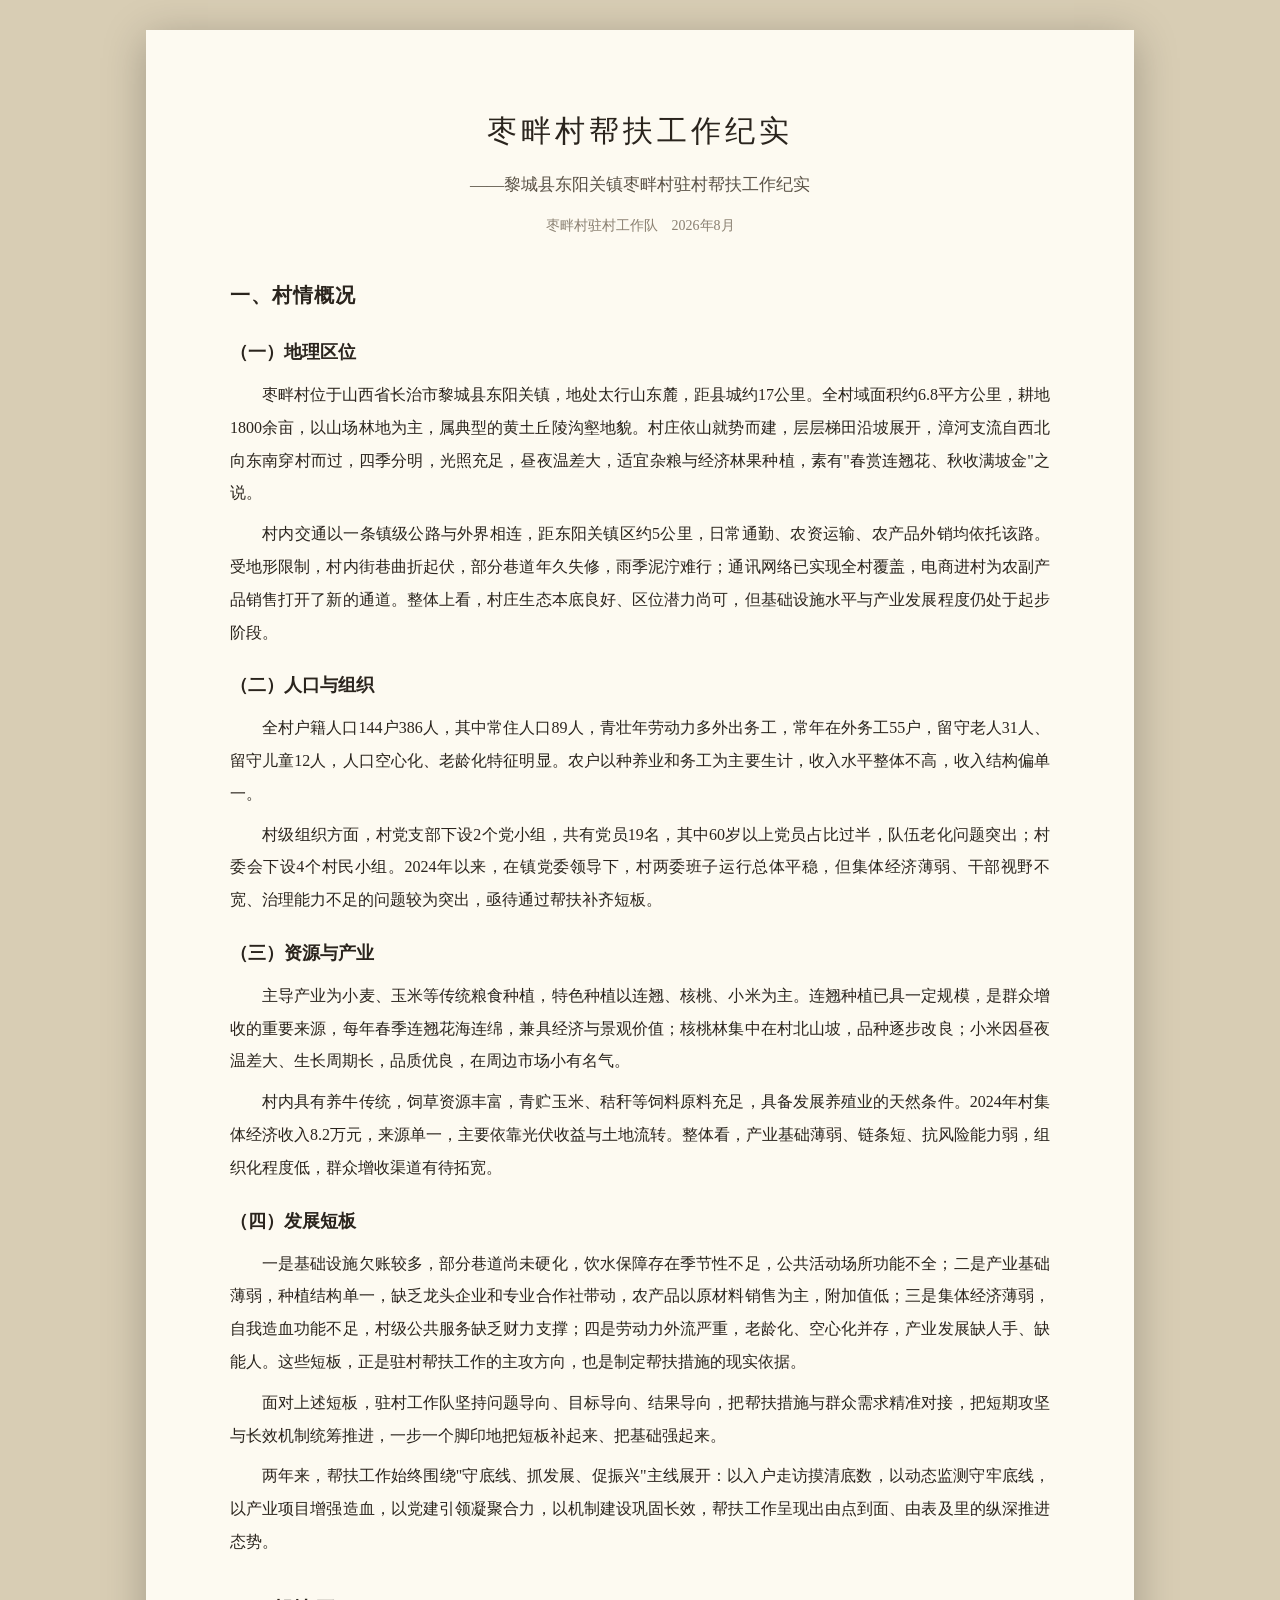
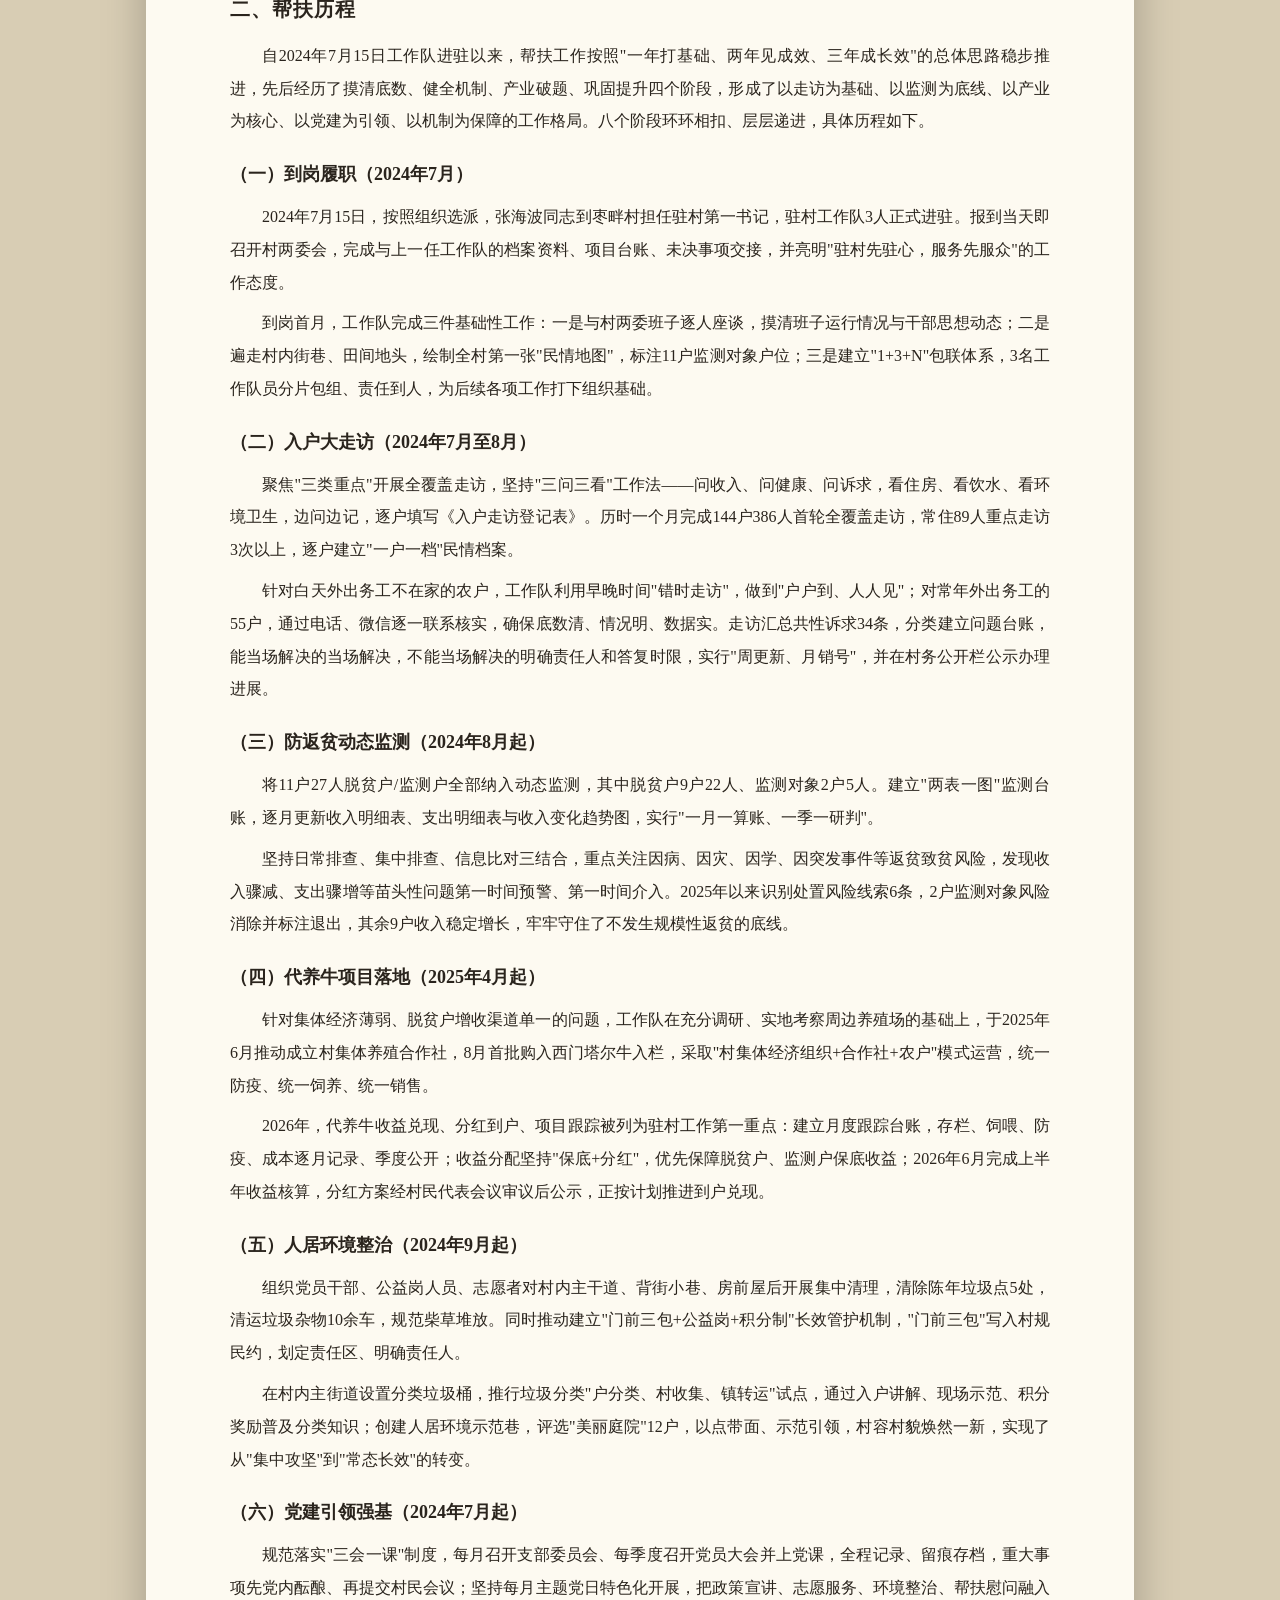
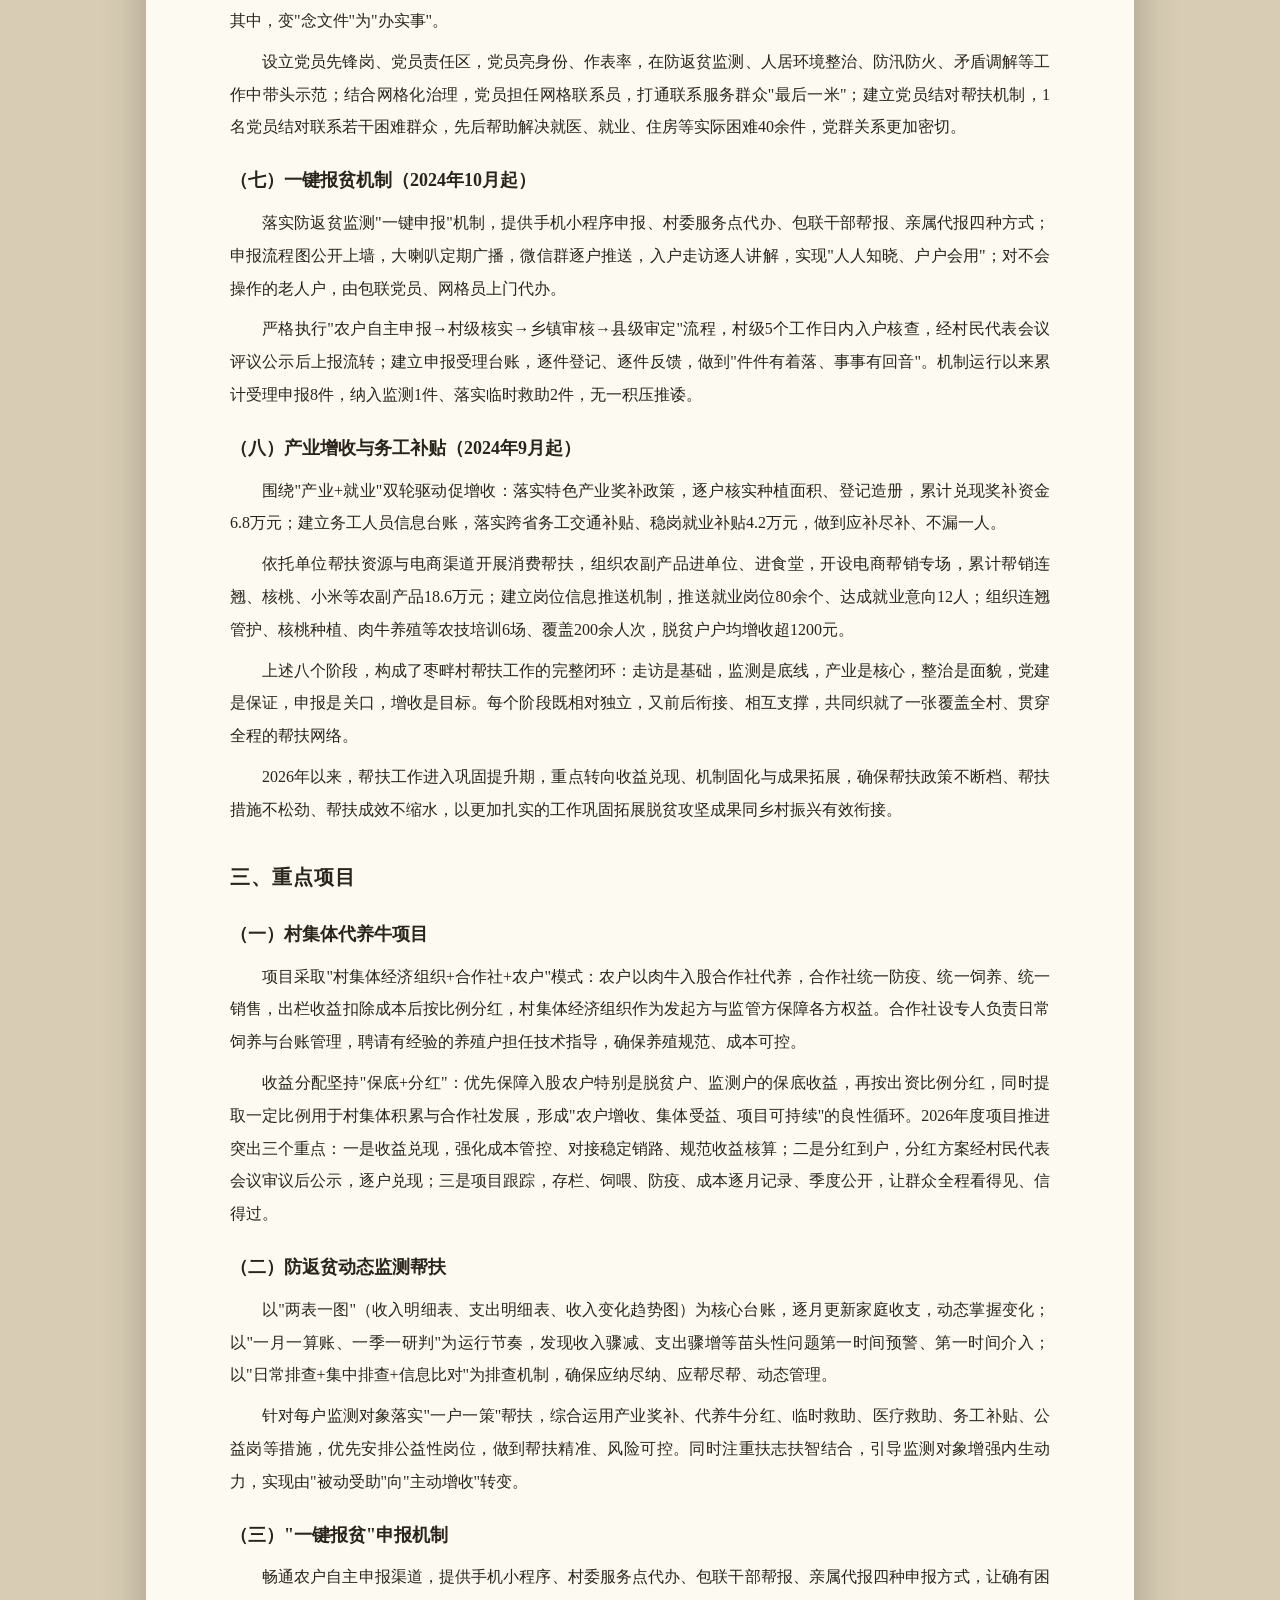
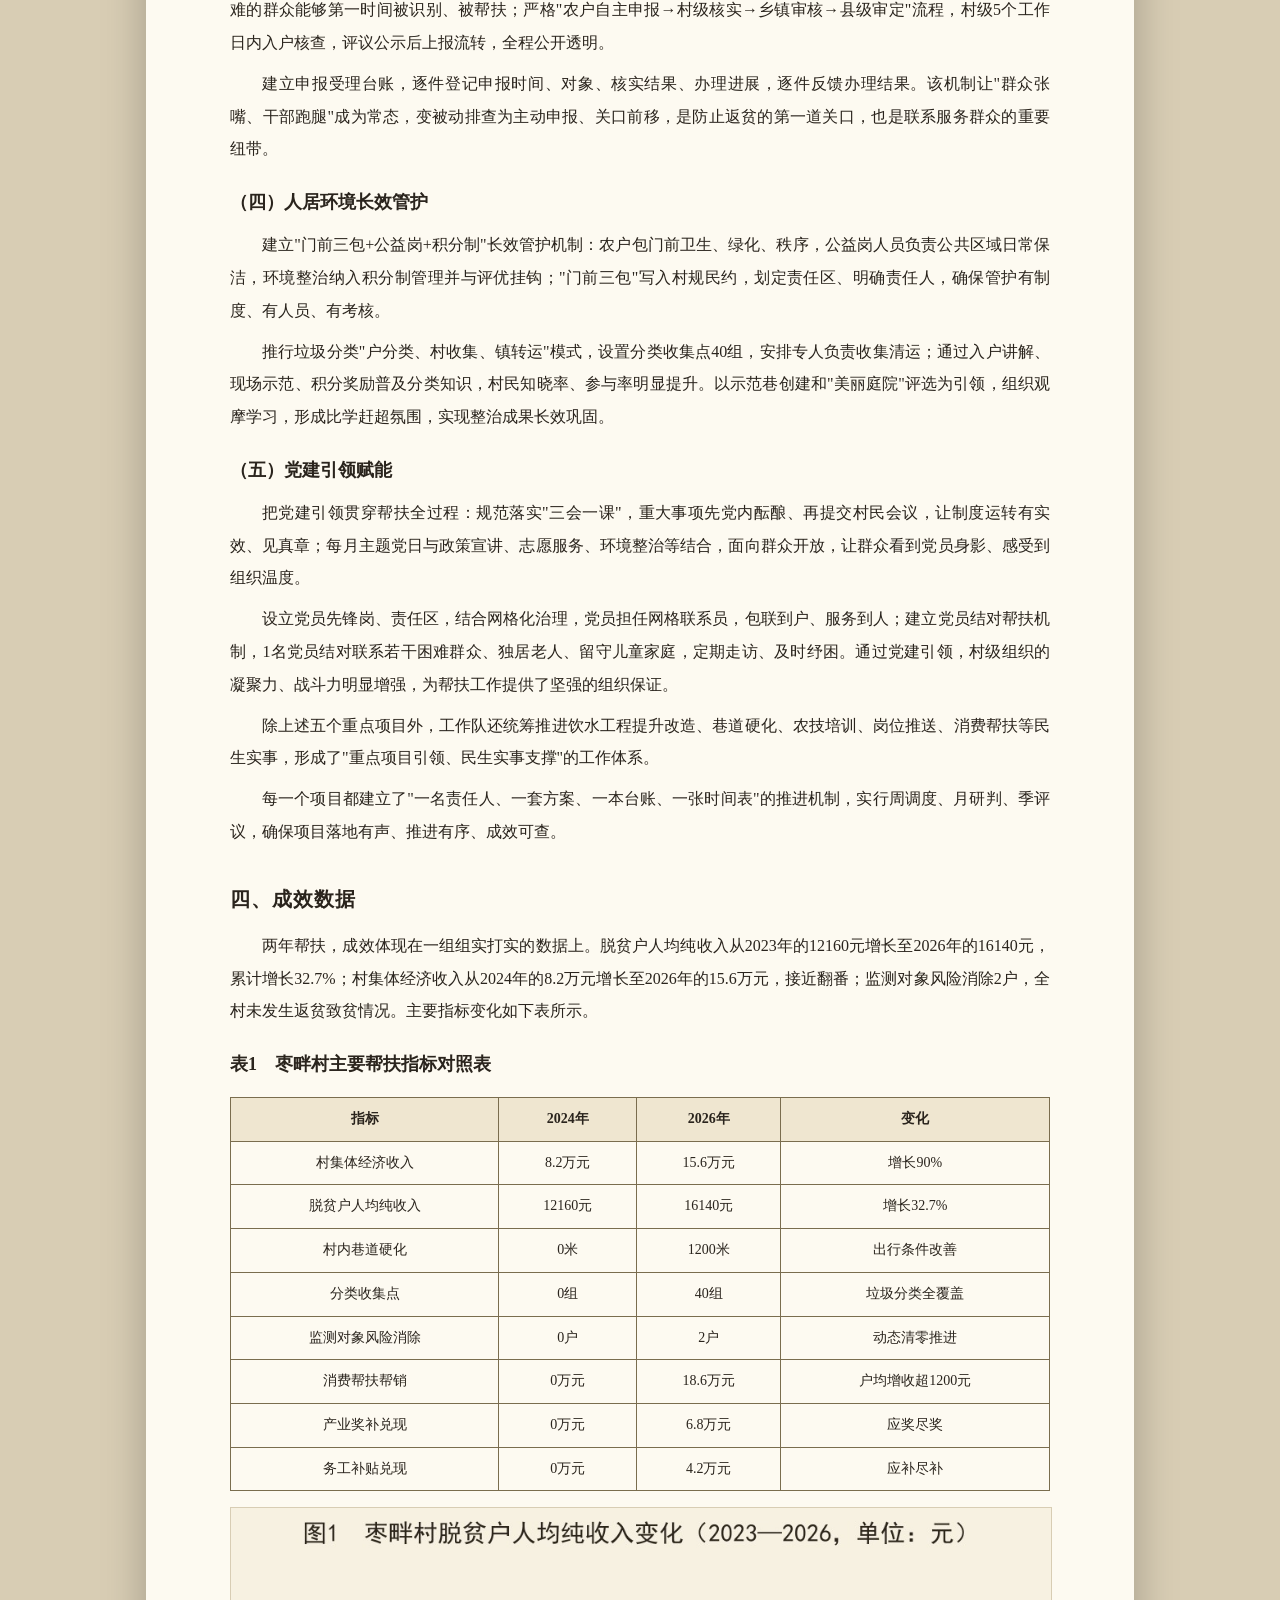
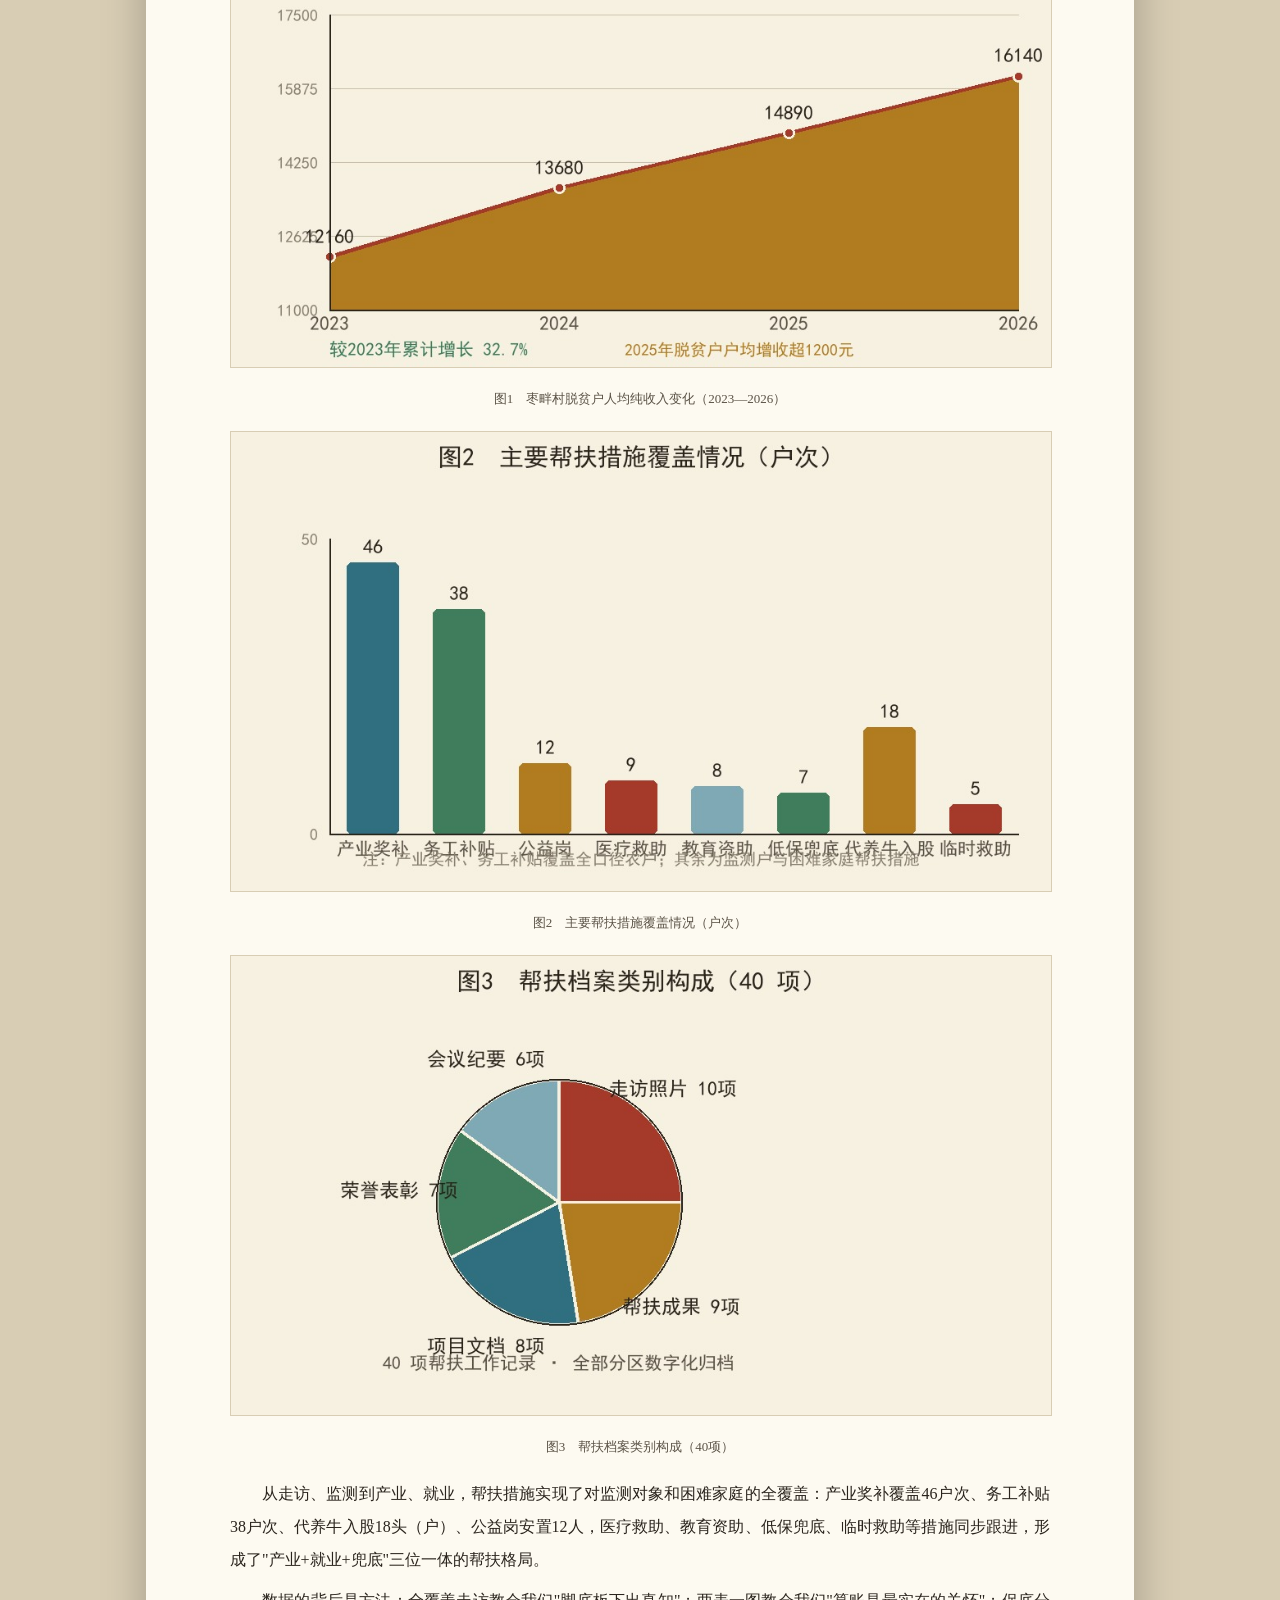
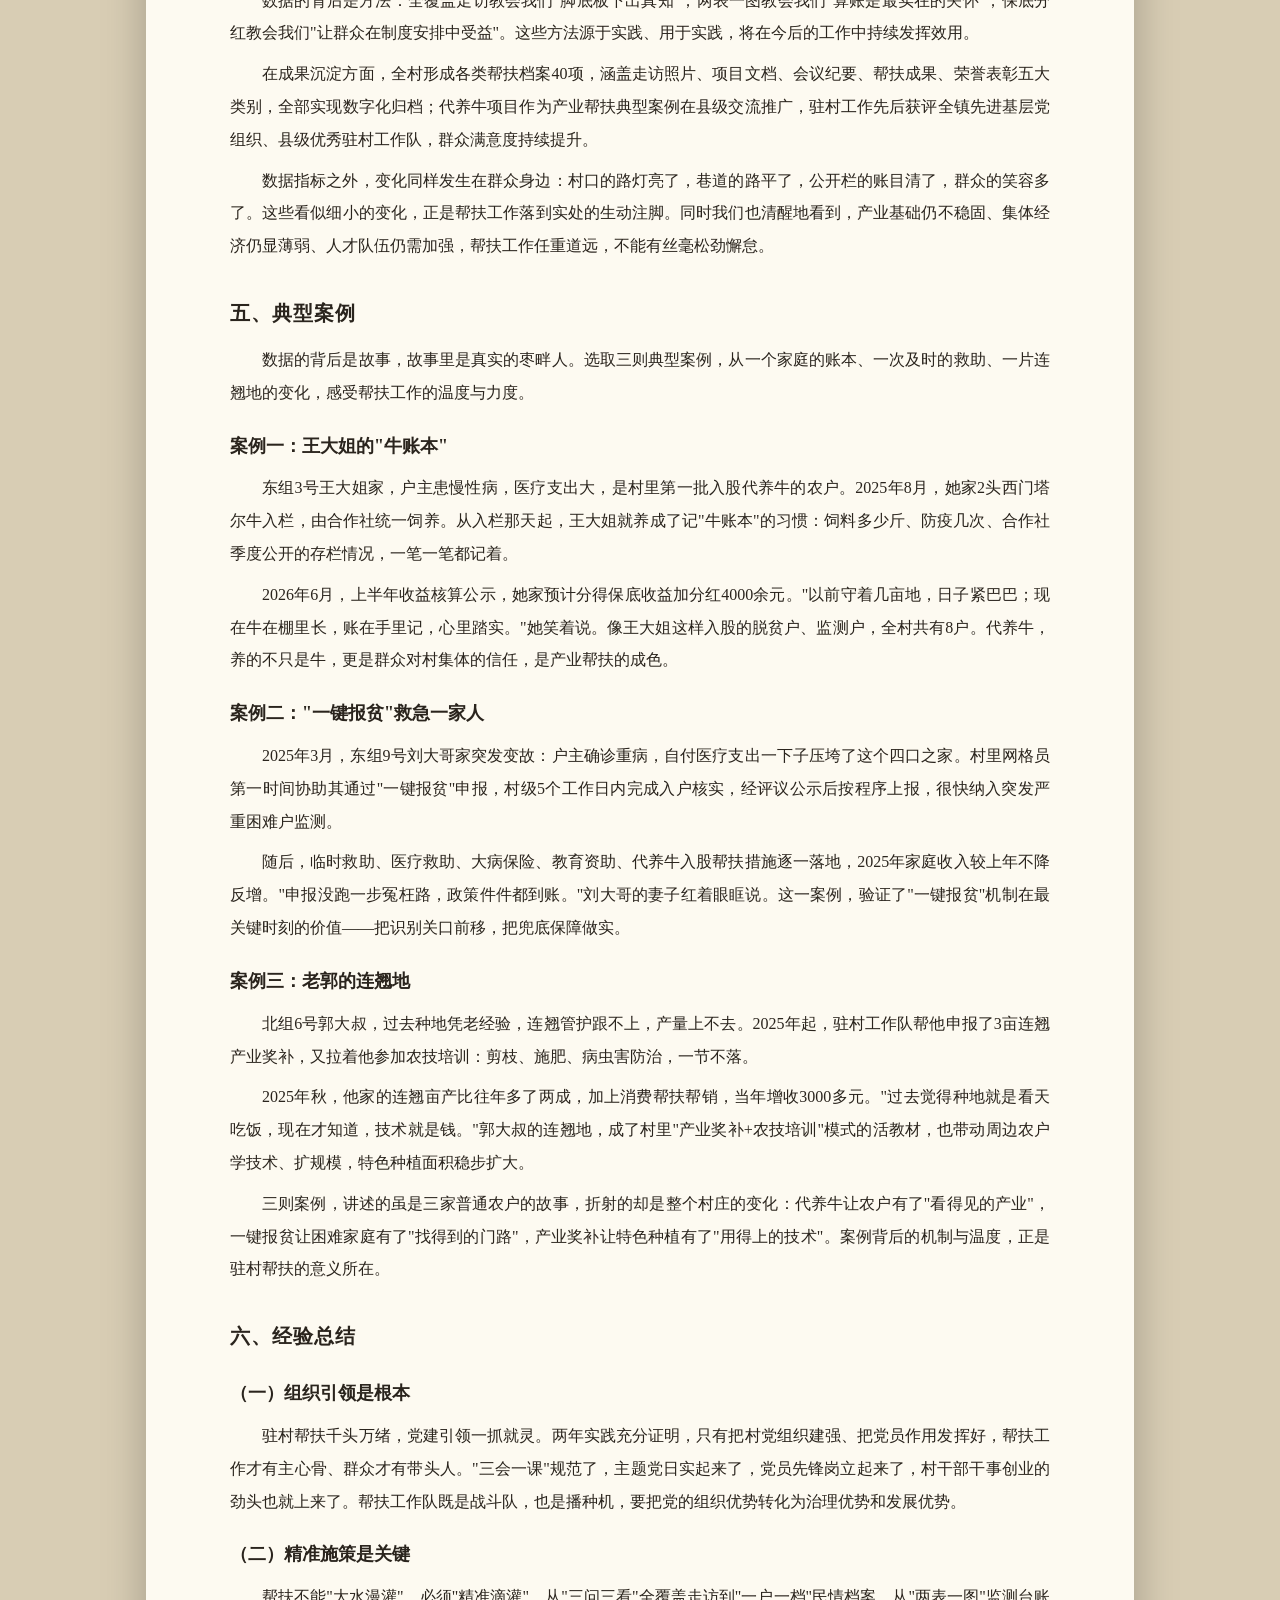
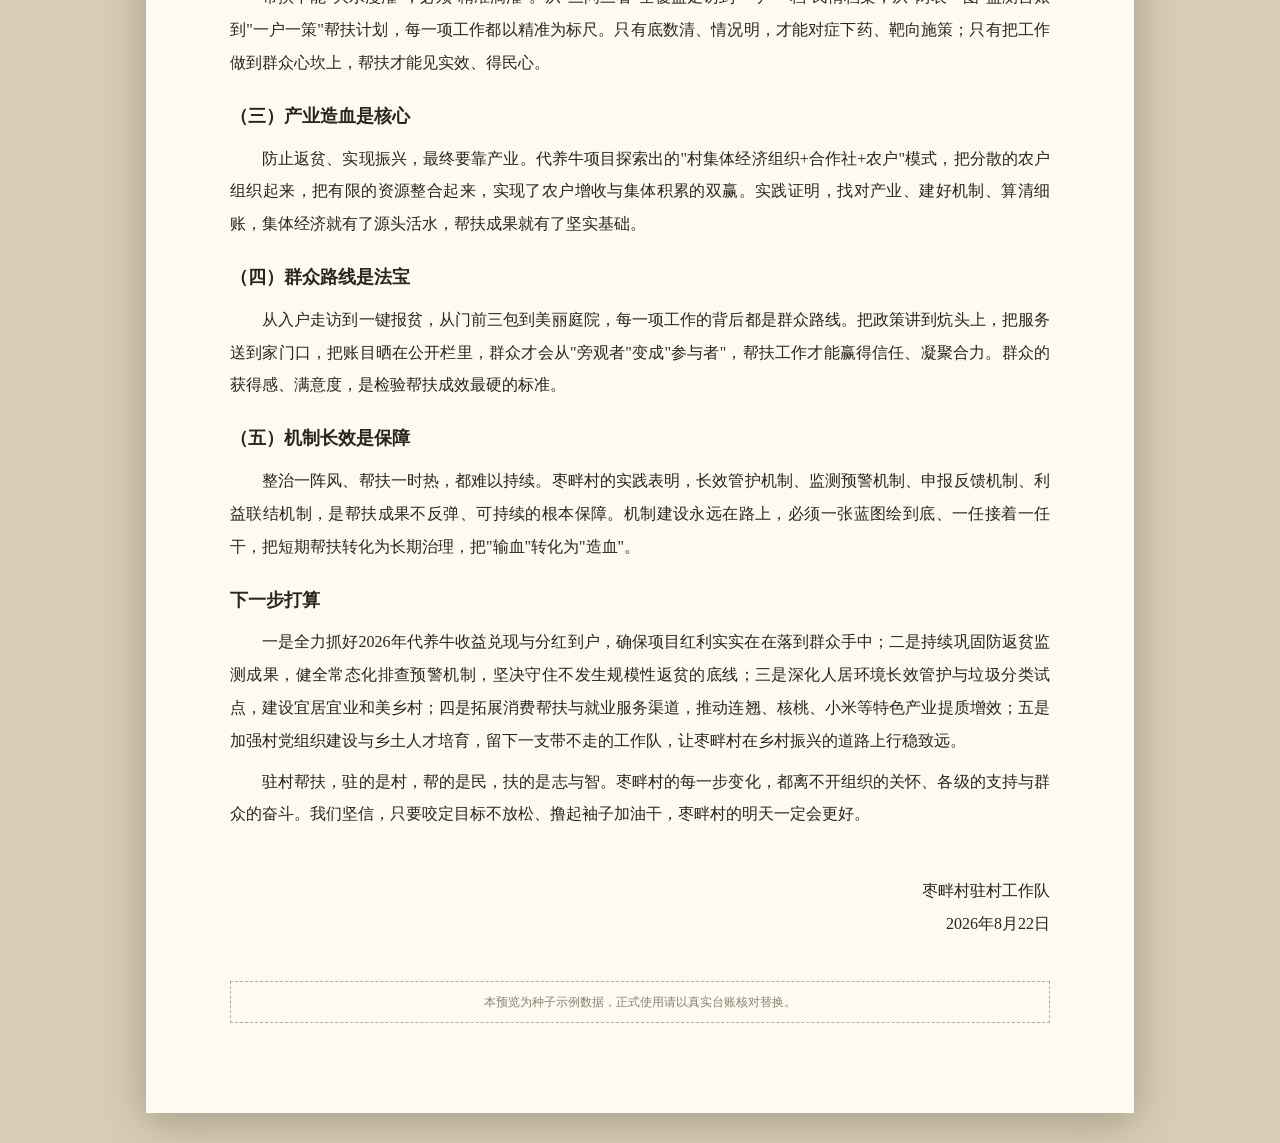
<file: assets/preview/讲义预览.html>
<!DOCTYPE html><html lang="zh-CN"><head><meta charset="UTF-8"><meta name="viewport" content="width=device-width,initial-scale=1"><title>《枣畔村帮扶工作纪实》在线预览</title><style>body{margin:0;background:#d8cdb4;font-family:"Source Han Serif SC","SimSun",serif}.sheet{max-width:820px;margin:30px auto;background:#fdfaf1;box-shadow:0 8px 40px rgba(0,0,0,.25);padding:70px 84px 90px;color:#2a241d;line-height:2.05}.t1{font-size:30px;text-align:center;letter-spacing:4px;margin-bottom:6px}.t2{font-size:17px;text-align:center;color:#5b5347;margin-bottom:10px}.t3{font-size:14px;text-align:center;color:#8a8071;margin-bottom:34px}h2{font-size:20px;margin:30px 0 10px;font-family:"SimHei","黑体",sans-serif;letter-spacing:1px}h3{font-size:18px;margin:18px 0 8px;font-family:"KaiTi","楷体",serif}p{font-size:16px;text-indent:2em;text-align:justify;margin:0 0 8px}table{width:100%;border-collapse:collapse;margin:14px 0;font-size:14px}th,td{border:1px solid #7a6d4e;padding:7px 8px;text-align:center;font-family:"FangSong","仿宋",serif}th{background:#efe6d0}figcaption{text-align:center;font-size:13px;color:#5b5347;margin:6px 0 18px}figure{margin:16px 0;text-align:center}img{max-width:100%;border:1px solid #d8cdb4}.sign{text-align:right;margin-top:44px;font-size:16px}.note{font-size:12px;color:#8a8071;text-align:center;border:1px dashed #b8ac92;padding:8px;margin-top:40px}</style></head><body><div class="sheet"><div class="t1">枣畔村帮扶工作纪实</div><div class="t2">——黎城县东阳关镇枣畔村驻村帮扶工作纪实</div><div class="t3">枣畔村驻村工作队　2026年8月</div><h2>一、村情概况</h2><h3>（一）地理区位</h3><p>枣畔村位于山西省长治市黎城县东阳关镇，地处太行山东麓，距县城约17公里。全村域面积约6.8平方公里，耕地1800余亩，以山场林地为主，属典型的黄土丘陵沟壑地貌。村庄依山就势而建，层层梯田沿坡展开，漳河支流自西北向东南穿村而过，四季分明，光照充足，昼夜温差大，适宜杂粮与经济林果种植，素有"春赏连翘花、秋收满坡金"之说。</p><p>村内交通以一条镇级公路与外界相连，距东阳关镇区约5公里，日常通勤、农资运输、农产品外销均依托该路。受地形限制，村内街巷曲折起伏，部分巷道年久失修，雨季泥泞难行；通讯网络已实现全村覆盖，电商进村为农副产品销售打开了新的通道。整体上看，村庄生态本底良好、区位潜力尚可，但基础设施水平与产业发展程度仍处于起步阶段。</p><h3>（二）人口与组织</h3><p>全村户籍人口144户386人，其中常住人口89人，青壮年劳动力多外出务工，常年在外务工55户，留守老人31人、留守儿童12人，人口空心化、老龄化特征明显。农户以种养业和务工为主要生计，收入水平整体不高，收入结构偏单一。</p><p>村级组织方面，村党支部下设2个党小组，共有党员19名，其中60岁以上党员占比过半，队伍老化问题突出；村委会下设4个村民小组。2024年以来，在镇党委领导下，村两委班子运行总体平稳，但集体经济薄弱、干部视野不宽、治理能力不足的问题较为突出，亟待通过帮扶补齐短板。</p><h3>（三）资源与产业</h3><p>主导产业为小麦、玉米等传统粮食种植，特色种植以连翘、核桃、小米为主。连翘种植已具一定规模，是群众增收的重要来源，每年春季连翘花海连绵，兼具经济与景观价值；核桃林集中在村北山坡，品种逐步改良；小米因昼夜温差大、生长周期长，品质优良，在周边市场小有名气。</p><p>村内具有养牛传统，饲草资源丰富，青贮玉米、秸秆等饲料原料充足，具备发展养殖业的天然条件。2024年村集体经济收入8.2万元，来源单一，主要依靠光伏收益与土地流转。整体看，产业基础薄弱、链条短、抗风险能力弱，组织化程度低，群众增收渠道有待拓宽。</p><h3>（四）发展短板</h3><p>一是基础设施欠账较多，部分巷道尚未硬化，饮水保障存在季节性不足，公共活动场所功能不全；二是产业基础薄弱，种植结构单一，缺乏龙头企业和专业合作社带动，农产品以原材料销售为主，附加值低；三是集体经济薄弱，自我造血功能不足，村级公共服务缺乏财力支撑；四是劳动力外流严重，老龄化、空心化并存，产业发展缺人手、缺能人。这些短板，正是驻村帮扶工作的主攻方向，也是制定帮扶措施的现实依据。</p><p>面对上述短板，驻村工作队坚持问题导向、目标导向、结果导向，把帮扶措施与群众需求精准对接，把短期攻坚与长效机制统筹推进，一步一个脚印地把短板补起来、把基础强起来。</p><p>两年来，帮扶工作始终围绕"守底线、抓发展、促振兴"主线展开：以入户走访摸清底数，以动态监测守牢底线，以产业项目增强造血，以党建引领凝聚合力，以机制建设巩固长效，帮扶工作呈现出由点到面、由表及里的纵深推进态势。</p><h2>二、帮扶历程</h2><p>自2024年7月15日工作队进驻以来，帮扶工作按照"一年打基础、两年见成效、三年成长效"的总体思路稳步推进，先后经历了摸清底数、健全机制、产业破题、巩固提升四个阶段，形成了以走访为基础、以监测为底线、以产业为核心、以党建为引领、以机制为保障的工作格局。八个阶段环环相扣、层层递进，具体历程如下。</p><h3>（一）到岗履职（2024年7月）</h3><p>2024年7月15日，按照组织选派，张海波同志到枣畔村担任驻村第一书记，驻村工作队3人正式进驻。报到当天即召开村两委会，完成与上一任工作队的档案资料、项目台账、未决事项交接，并亮明"驻村先驻心，服务先服众"的工作态度。</p><p>到岗首月，工作队完成三件基础性工作：一是与村两委班子逐人座谈，摸清班子运行情况与干部思想动态；二是遍走村内街巷、田间地头，绘制全村第一张"民情地图"，标注11户监测对象户位；三是建立"1+3+N"包联体系，3名工作队员分片包组、责任到人，为后续各项工作打下组织基础。</p><h3>（二）入户大走访（2024年7月至8月）</h3><p>聚焦"三类重点"开展全覆盖走访，坚持"三问三看"工作法——问收入、问健康、问诉求，看住房、看饮水、看环境卫生，边问边记，逐户填写《入户走访登记表》。历时一个月完成144户386人首轮全覆盖走访，常住89人重点走访3次以上，逐户建立"一户一档"民情档案。</p><p>针对白天外出务工不在家的农户，工作队利用早晚时间"错时走访"，做到"户户到、人人见"；对常年外出务工的55户，通过电话、微信逐一联系核实，确保底数清、情况明、数据实。走访汇总共性诉求34条，分类建立问题台账，能当场解决的当场解决，不能当场解决的明确责任人和答复时限，实行"周更新、月销号"，并在村务公开栏公示办理进展。</p><h3>（三）防返贫动态监测（2024年8月起）</h3><p>将11户27人脱贫户/监测户全部纳入动态监测，其中脱贫户9户22人、监测对象2户5人。建立"两表一图"监测台账，逐月更新收入明细表、支出明细表与收入变化趋势图，实行"一月一算账、一季一研判"。</p><p>坚持日常排查、集中排查、信息比对三结合，重点关注因病、因灾、因学、因突发事件等返贫致贫风险，发现收入骤减、支出骤增等苗头性问题第一时间预警、第一时间介入。2025年以来识别处置风险线索6条，2户监测对象风险消除并标注退出，其余9户收入稳定增长，牢牢守住了不发生规模性返贫的底线。</p><h3>（四）代养牛项目落地（2025年4月起）</h3><p>针对集体经济薄弱、脱贫户增收渠道单一的问题，工作队在充分调研、实地考察周边养殖场的基础上，于2025年6月推动成立村集体养殖合作社，8月首批购入西门塔尔牛入栏，采取"村集体经济组织+合作社+农户"模式运营，统一防疫、统一饲养、统一销售。</p><p>2026年，代养牛收益兑现、分红到户、项目跟踪被列为驻村工作第一重点：建立月度跟踪台账，存栏、饲喂、防疫、成本逐月记录、季度公开；收益分配坚持"保底+分红"，优先保障脱贫户、监测户保底收益；2026年6月完成上半年收益核算，分红方案经村民代表会议审议后公示，正按计划推进到户兑现。</p><h3>（五）人居环境整治（2024年9月起）</h3><p>组织党员干部、公益岗人员、志愿者对村内主干道、背街小巷、房前屋后开展集中清理，清除陈年垃圾点5处，清运垃圾杂物10余车，规范柴草堆放。同时推动建立"门前三包+公益岗+积分制"长效管护机制，"门前三包"写入村规民约，划定责任区、明确责任人。</p><p>在村内主街道设置分类垃圾桶，推行垃圾分类"户分类、村收集、镇转运"试点，通过入户讲解、现场示范、积分奖励普及分类知识；创建人居环境示范巷，评选"美丽庭院"12户，以点带面、示范引领，村容村貌焕然一新，实现了从"集中攻坚"到"常态长效"的转变。</p><h3>（六）党建引领强基（2024年7月起）</h3><p>规范落实"三会一课"制度，每月召开支部委员会、每季度召开党员大会并上党课，全程记录、留痕存档，重大事项先党内酝酿、再提交村民会议；坚持每月主题党日特色化开展，把政策宣讲、志愿服务、环境整治、帮扶慰问融入其中，变"念文件"为"办实事"。</p><p>设立党员先锋岗、党员责任区，党员亮身份、作表率，在防返贫监测、人居环境整治、防汛防火、矛盾调解等工作中带头示范；结合网格化治理，党员担任网格联系员，打通联系服务群众"最后一米"；建立党员结对帮扶机制，1名党员结对联系若干困难群众，先后帮助解决就医、就业、住房等实际困难40余件，党群关系更加密切。</p><h3>（七）一键报贫机制（2024年10月起）</h3><p>落实防返贫监测"一键申报"机制，提供手机小程序申报、村委服务点代办、包联干部帮报、亲属代报四种方式；申报流程图公开上墙，大喇叭定期广播，微信群逐户推送，入户走访逐人讲解，实现"人人知晓、户户会用"；对不会操作的老人户，由包联党员、网格员上门代办。</p><p>严格执行"农户自主申报→村级核实→乡镇审核→县级审定"流程，村级5个工作日内入户核查，经村民代表会议评议公示后上报流转；建立申报受理台账，逐件登记、逐件反馈，做到"件件有着落、事事有回音"。机制运行以来累计受理申报8件，纳入监测1件、落实临时救助2件，无一积压推诿。</p><h3>（八）产业增收与务工补贴（2024年9月起）</h3><p>围绕"产业+就业"双轮驱动促增收：落实特色产业奖补政策，逐户核实种植面积、登记造册，累计兑现奖补资金6.8万元；建立务工人员信息台账，落实跨省务工交通补贴、稳岗就业补贴4.2万元，做到应补尽补、不漏一人。</p><p>依托单位帮扶资源与电商渠道开展消费帮扶，组织农副产品进单位、进食堂，开设电商帮销专场，累计帮销连翘、核桃、小米等农副产品18.6万元；建立岗位信息推送机制，推送就业岗位80余个、达成就业意向12人；组织连翘管护、核桃种植、肉牛养殖等农技培训6场、覆盖200余人次，脱贫户户均增收超1200元。</p><p>上述八个阶段，构成了枣畔村帮扶工作的完整闭环：走访是基础，监测是底线，产业是核心，整治是面貌，党建是保证，申报是关口，增收是目标。每个阶段既相对独立，又前后衔接、相互支撑，共同织就了一张覆盖全村、贯穿全程的帮扶网络。</p><p>2026年以来，帮扶工作进入巩固提升期，重点转向收益兑现、机制固化与成果拓展，确保帮扶政策不断档、帮扶措施不松劲、帮扶成效不缩水，以更加扎实的工作巩固拓展脱贫攻坚成果同乡村振兴有效衔接。</p><h2>三、重点项目</h2><h3>（一）村集体代养牛项目</h3><p>项目采取"村集体经济组织+合作社+农户"模式：农户以肉牛入股合作社代养，合作社统一防疫、统一饲养、统一销售，出栏收益扣除成本后按比例分红，村集体经济组织作为发起方与监管方保障各方权益。合作社设专人负责日常饲养与台账管理，聘请有经验的养殖户担任技术指导，确保养殖规范、成本可控。</p><p>收益分配坚持"保底+分红"：优先保障入股农户特别是脱贫户、监测户的保底收益，再按出资比例分红，同时提取一定比例用于村集体积累与合作社发展，形成"农户增收、集体受益、项目可持续"的良性循环。2026年度项目推进突出三个重点：一是收益兑现，强化成本管控、对接稳定销路、规范收益核算；二是分红到户，分红方案经村民代表会议审议后公示，逐户兑现；三是项目跟踪，存栏、饲喂、防疫、成本逐月记录、季度公开，让群众全程看得见、信得过。</p><h3>（二）防返贫动态监测帮扶</h3><p>以"两表一图"（收入明细表、支出明细表、收入变化趋势图）为核心台账，逐月更新家庭收支，动态掌握变化；以"一月一算账、一季一研判"为运行节奏，发现收入骤减、支出骤增等苗头性问题第一时间预警、第一时间介入；以"日常排查+集中排查+信息比对"为排查机制，确保应纳尽纳、应帮尽帮、动态管理。</p><p>针对每户监测对象落实"一户一策"帮扶，综合运用产业奖补、代养牛分红、临时救助、医疗救助、务工补贴、公益岗等措施，优先安排公益性岗位，做到帮扶精准、风险可控。同时注重扶志扶智结合，引导监测对象增强内生动力，实现由"被动受助"向"主动增收"转变。</p><h3>（三）"一键报贫"申报机制</h3><p>畅通农户自主申报渠道，提供手机小程序、村委服务点代办、包联干部帮报、亲属代报四种申报方式，让确有困难的群众能够第一时间被识别、被帮扶；严格"农户自主申报→村级核实→乡镇审核→县级审定"流程，村级5个工作日内入户核查，评议公示后上报流转，全程公开透明。</p><p>建立申报受理台账，逐件登记申报时间、对象、核实结果、办理进展，逐件反馈办理结果。该机制让"群众张嘴、干部跑腿"成为常态，变被动排查为主动申报、关口前移，是防止返贫的第一道关口，也是联系服务群众的重要纽带。</p><h3>（四）人居环境长效管护</h3><p>建立"门前三包+公益岗+积分制"长效管护机制：农户包门前卫生、绿化、秩序，公益岗人员负责公共区域日常保洁，环境整治纳入积分制管理并与评优挂钩；"门前三包"写入村规民约，划定责任区、明确责任人，确保管护有制度、有人员、有考核。</p><p>推行垃圾分类"户分类、村收集、镇转运"模式，设置分类收集点40组，安排专人负责收集清运；通过入户讲解、现场示范、积分奖励普及分类知识，村民知晓率、参与率明显提升。以示范巷创建和"美丽庭院"评选为引领，组织观摩学习，形成比学赶超氛围，实现整治成果长效巩固。</p><h3>（五）党建引领赋能</h3><p>把党建引领贯穿帮扶全过程：规范落实"三会一课"，重大事项先党内酝酿、再提交村民会议，让制度运转有实效、见真章；每月主题党日与政策宣讲、志愿服务、环境整治等结合，面向群众开放，让群众看到党员身影、感受到组织温度。</p><p>设立党员先锋岗、责任区，结合网格化治理，党员担任网格联系员，包联到户、服务到人；建立党员结对帮扶机制，1名党员结对联系若干困难群众、独居老人、留守儿童家庭，定期走访、及时纾困。通过党建引领，村级组织的凝聚力、战斗力明显增强，为帮扶工作提供了坚强的组织保证。</p><p>除上述五个重点项目外，工作队还统筹推进饮水工程提升改造、巷道硬化、农技培训、岗位推送、消费帮扶等民生实事，形成了"重点项目引领、民生实事支撑"的工作体系。</p><p>每一个项目都建立了"一名责任人、一套方案、一本台账、一张时间表"的推进机制，实行周调度、月研判、季评议，确保项目落地有声、推进有序、成效可查。</p><h2>四、成效数据</h2><p>两年帮扶，成效体现在一组组实打实的数据上。脱贫户人均纯收入从2023年的12160元增长至2026年的16140元，累计增长32.7%；村集体经济收入从2024年的8.2万元增长至2026年的15.6万元，接近翻番；监测对象风险消除2户，全村未发生返贫致贫情况。主要指标变化如下表所示。</p><h3>表1　枣畔村主要帮扶指标对照表</h3><table><thead><tr><th>指标</th><th>2024年</th><th>2026年</th><th>变化</th></tr></thead><tbody><tr><td>村集体经济收入</td><td>8.2万元</td><td>15.6万元</td><td>增长90%</td></tr><tr><td>脱贫户人均纯收入</td><td>12160元</td><td>16140元</td><td>增长32.7%</td></tr><tr><td>村内巷道硬化</td><td>0米</td><td>1200米</td><td>出行条件改善</td></tr><tr><td>分类收集点</td><td>0组</td><td>40组</td><td>垃圾分类全覆盖</td></tr><tr><td>监测对象风险消除</td><td>0户</td><td>2户</td><td>动态清零推进</td></tr><tr><td>消费帮扶帮销</td><td>0万元</td><td>18.6万元</td><td>户均增收超1200元</td></tr><tr><td>产业奖补兑现</td><td>0万元</td><td>6.8万元</td><td>应奖尽奖</td></tr><tr><td>务工补贴兑现</td><td>0万元</td><td>4.2万元</td><td>应补尽补</td></tr></tbody></table><figure><img src="charts/chart1-income.jpg" alt=""><figcaption>图1　枣畔村脱贫户人均纯收入变化（2023—2026）</figcaption></figure><figure><img src="charts/chart2-measures.jpg" alt=""><figcaption>图2　主要帮扶措施覆盖情况（户次）</figcaption></figure><figure><img src="charts/chart3-archive.jpg" alt=""><figcaption>图3　帮扶档案类别构成（40项）</figcaption></figure><p>从走访、监测到产业、就业，帮扶措施实现了对监测对象和困难家庭的全覆盖：产业奖补覆盖46户次、务工补贴38户次、代养牛入股18头（户）、公益岗安置12人，医疗救助、教育资助、低保兜底、临时救助等措施同步跟进，形成了"产业+就业+兜底"三位一体的帮扶格局。</p><p>数据的背后是方法：全覆盖走访教会我们"脚底板下出真知"；两表一图教会我们"算账是最实在的关怀"；保底分红教会我们"让群众在制度安排中受益"。这些方法源于实践、用于实践，将在今后的工作中持续发挥效用。</p><p>在成果沉淀方面，全村形成各类帮扶档案40项，涵盖走访照片、项目文档、会议纪要、帮扶成果、荣誉表彰五大类别，全部实现数字化归档；代养牛项目作为产业帮扶典型案例在县级交流推广，驻村工作先后获评全镇先进基层党组织、县级优秀驻村工作队，群众满意度持续提升。</p><p>数据指标之外，变化同样发生在群众身边：村口的路灯亮了，巷道的路平了，公开栏的账目清了，群众的笑容多了。这些看似细小的变化，正是帮扶工作落到实处的生动注脚。同时我们也清醒地看到，产业基础仍不稳固、集体经济仍显薄弱、人才队伍仍需加强，帮扶工作任重道远，不能有丝毫松劲懈怠。</p><h2>五、典型案例</h2><p>数据的背后是故事，故事里是真实的枣畔人。选取三则典型案例，从一个家庭的账本、一次及时的救助、一片连翘地的变化，感受帮扶工作的温度与力度。</p><h3>案例一：王大姐的"牛账本"</h3><p>东组3号王大姐家，户主患慢性病，医疗支出大，是村里第一批入股代养牛的农户。2025年8月，她家2头西门塔尔牛入栏，由合作社统一饲养。从入栏那天起，王大姐就养成了记"牛账本"的习惯：饲料多少斤、防疫几次、合作社季度公开的存栏情况，一笔一笔都记着。</p><p>2026年6月，上半年收益核算公示，她家预计分得保底收益加分红4000余元。"以前守着几亩地，日子紧巴巴；现在牛在棚里长，账在手里记，心里踏实。"她笑着说。像王大姐这样入股的脱贫户、监测户，全村共有8户。代养牛，养的不只是牛，更是群众对村集体的信任，是产业帮扶的成色。</p><h3>案例二："一键报贫"救急一家人</h3><p>2025年3月，东组9号刘大哥家突发变故：户主确诊重病，自付医疗支出一下子压垮了这个四口之家。村里网格员第一时间协助其通过"一键报贫"申报，村级5个工作日内完成入户核实，经评议公示后按程序上报，很快纳入突发严重困难户监测。</p><p>随后，临时救助、医疗救助、大病保险、教育资助、代养牛入股帮扶措施逐一落地，2025年家庭收入较上年不降反增。"申报没跑一步冤枉路，政策件件都到账。"刘大哥的妻子红着眼眶说。这一案例，验证了"一键报贫"机制在最关键时刻的价值——把识别关口前移，把兜底保障做实。</p><h3>案例三：老郭的连翘地</h3><p>北组6号郭大叔，过去种地凭老经验，连翘管护跟不上，产量上不去。2025年起，驻村工作队帮他申报了3亩连翘产业奖补，又拉着他参加农技培训：剪枝、施肥、病虫害防治，一节不落。</p><p>2025年秋，他家的连翘亩产比往年多了两成，加上消费帮扶帮销，当年增收3000多元。"过去觉得种地就是看天吃饭，现在才知道，技术就是钱。"郭大叔的连翘地，成了村里"产业奖补+农技培训"模式的活教材，也带动周边农户学技术、扩规模，特色种植面积稳步扩大。</p><p>三则案例，讲述的虽是三家普通农户的故事，折射的却是整个村庄的变化：代养牛让农户有了"看得见的产业"，一键报贫让困难家庭有了"找得到的门路"，产业奖补让特色种植有了"用得上的技术"。案例背后的机制与温度，正是驻村帮扶的意义所在。</p><h2>六、经验总结</h2><h3>（一）组织引领是根本</h3><p>驻村帮扶千头万绪，党建引领一抓就灵。两年实践充分证明，只有把村党组织建强、把党员作用发挥好，帮扶工作才有主心骨、群众才有带头人。"三会一课"规范了，主题党日实起来了，党员先锋岗立起来了，村干部干事创业的劲头也就上来了。帮扶工作队既是战斗队，也是播种机，要把党的组织优势转化为治理优势和发展优势。</p><h3>（二）精准施策是关键</h3><p>帮扶不能"大水漫灌"，必须"精准滴灌"。从"三问三看"全覆盖走访到"一户一档"民情档案，从"两表一图"监测台账到"一户一策"帮扶计划，每一项工作都以精准为标尺。只有底数清、情况明，才能对症下药、靶向施策；只有把工作做到群众心坎上，帮扶才能见实效、得民心。</p><h3>（三）产业造血是核心</h3><p>防止返贫、实现振兴，最终要靠产业。代养牛项目探索出的"村集体经济组织+合作社+农户"模式，把分散的农户组织起来，把有限的资源整合起来，实现了农户增收与集体积累的双赢。实践证明，找对产业、建好机制、算清细账，集体经济就有了源头活水，帮扶成果就有了坚实基础。</p><h3>（四）群众路线是法宝</h3><p>从入户走访到一键报贫，从门前三包到美丽庭院，每一项工作的背后都是群众路线。把政策讲到炕头上，把服务送到家门口，把账目晒在公开栏里，群众才会从"旁观者"变成"参与者"，帮扶工作才能赢得信任、凝聚合力。群众的获得感、满意度，是检验帮扶成效最硬的标准。</p><h3>（五）机制长效是保障</h3><p>整治一阵风、帮扶一时热，都难以持续。枣畔村的实践表明，长效管护机制、监测预警机制、申报反馈机制、利益联结机制，是帮扶成果不反弹、可持续的根本保障。机制建设永远在路上，必须一张蓝图绘到底、一任接着一任干，把短期帮扶转化为长期治理，把"输血"转化为"造血"。</p><h3>下一步打算</h3><p>一是全力抓好2026年代养牛收益兑现与分红到户，确保项目红利实实在在落到群众手中；二是持续巩固防返贫监测成果，健全常态化排查预警机制，坚决守住不发生规模性返贫的底线；三是深化人居环境长效管护与垃圾分类试点，建设宜居宜业和美乡村；四是拓展消费帮扶与就业服务渠道，推动连翘、核桃、小米等特色产业提质增效；五是加强村党组织建设与乡土人才培育，留下一支带不走的工作队，让枣畔村在乡村振兴的道路上行稳致远。</p><p>驻村帮扶，驻的是村，帮的是民，扶的是志与智。枣畔村的每一步变化，都离不开组织的关怀、各级的支持与群众的奋斗。我们坚信，只要咬定目标不放松、撸起袖子加油干，枣畔村的明天一定会更好。</p><div class="sign">枣畔村驻村工作队<br>2026年8月22日</div><div class="note">本预览为种子示例数据，正式使用请以真实台账核对替换。</div></div></body></html>
</file>
<file: assets/css/style.css>
/* ============================================================
   枣畔·纪事 — 水墨设计系统（离线自包含，无外网依赖）
   ============================================================ */
:root{
  --paper:#f4eddc; --paper2:#ece1c8; --paper3:#e4d6b8;
  --ink:#2a241d; --ink-soft:#5b5347; --ink-faint:#8a8071;
  --qingshi:#2f6f80; --qingshi-deep:#1f5260; --qingshi-soft:#7ba9b4;
  --zhuhuang:#b07c1f; --gold:#c9a227; --zhusha:#a63a2a; --jade:#3f7d5c;
  --line:rgba(42,36,29,.16); --line-strong:rgba(42,36,29,.34);
  --shadow:0 10px 30px rgba(42,36,29,.10);
  --serif:'Source Han Serif SC','Noto Serif SC','STSong','SimSun','Songti SC',serif;
  --sans:'Source Han Sans SC','Noto Sans SC','Microsoft YaHei','PingFang SC',sans-serif;
  --mono:Consolas,'Courier New',monospace;
}
*{margin:0;padding:0;box-sizing:border-box}
html{scroll-behavior:smooth}
body{
  font-family:var(--serif); color:var(--ink); background:var(--paper);
  line-height:1.85; overflow-x:hidden;
  background-image:radial-gradient(circle at 18% 12%, rgba(255,255,255,.35), transparent 42%),
    radial-gradient(circle at 82% 78%, rgba(127,169,180,.14), transparent 46%);
}
::selection{background:rgba(178,60,46,.16)}
a{color:var(--qingshi); text-decoration:none; transition:color .25s}
a:hover{color:var(--zhusha)}
img{max-width:100%; display:block}
button{font-family:var(--serif); cursor:pointer; border:none; background:none}
.wrap{max-width:1180px; margin:0 auto; padding:0 28px}

/* ---------- 顶部导航 ---------- */
.nav{
  position:fixed; top:0; left:0; right:0; z-index:900;
  display:flex; align-items:center; justify-content:space-between;
  padding:14px 28px; transition:background .4s, box-shadow .4s, padding .4s;
}
.nav.scrolled{background:rgba(244,237,220,.92); backdrop-filter:blur(10px); box-shadow:0 2px 18px rgba(42,36,29,.12); padding:10px 28px}
.nav-logo{display:flex; align-items:center; gap:10px; color:var(--ink); font-size:19px; letter-spacing:2px}
.nav-seal{
  width:34px;height:34px; border-radius:7px; background:var(--zhusha); color:#f8f1df;
  display:grid; place-items:center; font-size:17px; font-weight:700; transform:rotate(-4deg);
  box-shadow:inset 0 0 0 1.5px rgba(248,241,223,.55); font-family:var(--serif);
}
.nav-links{display:flex; gap:26px; align-items:center}
.nav-links a{color:var(--ink-soft); font-size:15px; letter-spacing:1px; position:relative; padding:4px 0}
.nav-links a::after{content:''; position:absolute; left:0; bottom:-2px; width:0; height:1.5px; background:var(--zhusha); transition:width .3s}
.nav-links a:hover{color:var(--zhusha)}
.nav-links a:hover::after{width:100%}
.nav-links a.on{color:var(--zhusha); font-weight:700}
.nav-music{display:flex;align-items:center;gap:8px; color:var(--ink-soft); font-size:13px; letter-spacing:1px}
.music-btn{
  width:38px;height:38px;border-radius:50%;border:1px solid var(--line-strong);
  display:grid;place-items:center; color:var(--ink); background:rgba(244,237,220,.55);
  transition:all .3s; font-size:16px;
}
.music-btn:hover{border-color:var(--zhusha); color:var(--zhusha); transform:scale(1.08)}
.music-btn.playing{background:var(--qingshi); color:#f8f1df; border-color:var(--qingshi)}
.music-btn .note-off{display:none}
.music-btn.playing .note-off{display:inline}
.music-btn.playing .note-on{display:none}
.nav-toggle{display:none}
@media(max-width:860px){
  .nav-links{position:fixed; top:60px; right:16px; flex-direction:column; gap:4px; background:var(--paper2); padding:14px 22px; border-radius:12px; box-shadow:var(--shadow); display:none}
  .nav-links.open{display:flex}
  .nav-toggle{display:block; font-size:22px; color:var(--ink)}
  .nav-music span{display:none}
}

/* ---------- 页脚 ---------- */
.footer{margin-top:90px; padding:52px 28px 34px; background:linear-gradient(180deg, transparent, rgba(42,36,29,.05)); border-top:1px solid var(--line)}
.footer-inner{max-width:1180px;margin:0 auto; display:flex; flex-wrap:wrap; gap:34px; justify-content:space-between}
.footer h4{font-size:18px; letter-spacing:3px; margin-bottom:12px}
.footer p{font-size:13px; color:var(--ink-faint); line-height:2}
.footer .seed-note{margin-top:18px; font-size:12px; color:var(--ink-faint); border-top:1px dashed var(--line-strong); padding-top:14px; max-width:640px}

/* ---------- 通用标题 ---------- */
.page-hero{padding:150px 0 60px; text-align:center; position:relative}
.page-hero .kicker{display:inline-block; font-size:13px; letter-spacing:6px; color:var(--zhusha); border:1px solid var(--zhusha); padding:4px 18px; border-radius:3px; margin-bottom:18px}
.page-hero h1{font-size:clamp(34px,5vw,54px); letter-spacing:8px; font-weight:700}
.page-hero .sub{margin-top:12px; color:var(--ink-soft); font-size:15px; letter-spacing:3px}
.page-hero .rule{width:64px;height:2px;background:var(--zhusha);margin:26px auto 0; position:relative}
.page-hero .rule::after{content:'◆'; position:absolute; left:50%; top:-9px; transform:translateX(-50%); color:var(--zhusha); font-size:9px}
.sec-title{text-align:center; margin:80px 0 40px}
.sec-title .en{font-size:12px; letter-spacing:8px; color:var(--qingshi-soft); text-transform:uppercase}
.sec-title h2{font-size:clamp(26px,3.4vw,36px); letter-spacing:6px; margin-top:6px}
.sec-title p{margin-top:10px; color:var(--ink-faint); font-size:14px; letter-spacing:1px}

/* ---------- 卡片通用 ---------- */
.card{background:rgba(255,253,245,.62); border:1px solid var(--line); border-radius:14px; box-shadow:var(--shadow); transition:transform .35s, box-shadow .35s}
.card:hover{transform:translateY(-6px); box-shadow:0 18px 42px rgba(42,36,29,.16)}

/* ---------- 按钮 ---------- */
.btn{
  display:inline-flex; align-items:center; gap:8px; padding:11px 26px; border-radius:6px;
  font-size:14px; letter-spacing:2px; transition:all .3s; border:1px solid var(--line-strong);
  color:var(--ink); background:transparent;
}
.btn:hover{transform:translateY(-2px); box-shadow:0 8px 20px rgba(42,36,29,.14)}
.btn-solid{background:var(--zhusha); color:#f8f1df; border-color:var(--zhusha)}
.btn-solid:hover{background:#93332a; color:#f8f1df}
.btn-qing{background:var(--qingshi); color:#f8f1df; border-color:var(--qingshi)}
.btn-qing:hover{background:var(--qingshi-deep); color:#f8f1df}

/* ---------- 语音讲解员（右下角常驻） ---------- */
.assistant-open{
  position:fixed; right:22px; bottom:22px; z-index:950; width:64px; height:64px; border-radius:50%;
  background:linear-gradient(160deg,#2f6f80,#1f5260); border:2px solid rgba(248,241,223,.8);
  box-shadow:0 10px 26px rgba(31,82,96,.4); overflow:hidden; transition:transform .3s;
}
.assistant-open:hover{transform:scale(1.08)}
.assistant-open img{width:100%;height:100%;object-fit:cover}
.assistant-open .pulse{position:absolute; inset:0; border-radius:50%; border:2px solid rgba(248,241,223,.5); animation:pulse 2.4s ease-out infinite}
@keyframes pulse{0%{transform:scale(1); opacity:.9} 100%{transform:scale(1.5); opacity:0}}
.assistant-panel{
  position:fixed; right:22px; bottom:96px; z-index:951; width:min(380px, calc(100vw - 44px));
  height:min(560px, calc(100vh - 130px)); background:var(--paper); border:1px solid var(--line-strong);
  border-radius:16px; box-shadow:0 24px 60px rgba(42,36,29,.3); display:none; flex-direction:column; overflow:hidden;
}
.assistant-panel.open{display:flex; animation:rise .35s ease}
@keyframes rise{from{transform:translateY(24px); opacity:0} to{transform:none; opacity:1}}
.assistant-head{
  display:flex; align-items:center; gap:12px; padding:14px 16px; color:#f8f1df;
  background:linear-gradient(120deg,#2f6f80,#1f5260);
}
.assistant-head .ava{width:44px;height:44px;border-radius:50%;overflow:hidden;border:2px solid rgba(248,241,223,.7); flex:none}
.assistant-head .ava img{width:100%;height:100%;object-fit:cover}
.assistant-head .t{flex:1}
.assistant-head .t b{font-size:15px; letter-spacing:1px}
.assistant-head .t span{display:block; font-size:11px; opacity:.85}
.assistant-head button{color:#f8f1df; font-size:18px; padding:2px 8px}
.assistant-body{flex:1; overflow-y:auto; padding:16px; display:flex; flex-direction:column; gap:12px}
.msg{max-width:86%; padding:10px 14px; border-radius:12px; font-size:13.5px; line-height:1.8; animation:msgIn .3s ease}
@keyframes msgIn{from{transform:translateY(8px); opacity:0} to{transform:none; opacity:1}}
.msg.user{align-self:flex-end; background:var(--qingshi); color:#f8f1df; border-bottom-right-radius:4px}
.msg.ai{align-self:flex-start; background:#fffcf2; border:1px solid var(--line); border-bottom-left-radius:4px}
.msg.ai .caret{display:inline-block; width:2px; height:1em; background:var(--zhusha); vertical-align:-2px; animation:blink .8s infinite}
@keyframes blink{50%{opacity:0}}
.assistant-toolbar{display:flex; align-items:center; gap:8px; padding:8px 12px; border-top:1px solid var(--line); background:var(--paper2); font-size:12px; color:var(--ink-soft)}
.assistant-toolbar select,.assistant-toolbar input[type=range]{font-family:var(--sans); font-size:12px}
.assistant-toolbar label{display:flex; align-items:center; gap:5px}
.assistant-faq{display:flex; flex-wrap:wrap; gap:8px; padding:8px 12px 0; }
.assistant-faq button{font-size:12px; color:var(--qingshi); border:1px solid var(--qingshi-soft); border-radius:20px; padding:4px 12px; transition:all .25s; background:rgba(127,169,180,.08)}
.assistant-faq button:hover{background:var(--qingshi); color:#f8f1df}
.assistant-input{display:flex; gap:8px; padding:12px; border-top:1px solid var(--line); background:var(--paper)}
.assistant-input input{flex:1; border:1px solid var(--line-strong); border-radius:8px; padding:10px 14px; font-family:var(--serif); font-size:14px; background:#fffcf2; outline:none}
.assistant-input input:focus{border-color:var(--qingshi)}
.assistant-input button{background:var(--zhusha); color:#f8f1df; border-radius:8px; padding:0 18px; font-size:14px; letter-spacing:2px}
.assistant-input button:hover{background:#93332a}
.assistant-body::-webkit-scrollbar{width:6px}
.assistant-body::-webkit-scrollbar-thumb{background:var(--line-strong); border-radius:3px}

/* ---------- 音乐按钮微光 ---------- */
.music-wave{display:inline-flex; gap:2px; align-items:flex-end; height:14px; margin-left:4px}
.music-wave i{width:2.5px; background:currentColor; border-radius:1px; animation:wave 1s ease-in-out infinite}
.music-wave i:nth-child(2){animation-delay:.15s}
.music-wave i:nth-child(3){animation-delay:.3s}
@keyframes wave{0%,100%{height:5px} 50%{height:14px}}

/* ---------- 通用淡入 ---------- */
.reveal{opacity:0; transform:translateY(26px); transition:opacity .9s ease, transform .9s ease}
.reveal.in{opacity:1; transform:none}

/* ---------- Leaflet 水墨化 ---------- */
.leaflet-container{background:var(--paper2); font-family:var(--serif)}
.ink-popup{font-family:var(--serif); line-height:1.7; min-width:300px; max-width:340px; color:var(--ink)}
.ink-popup h4{font-size:16px; letter-spacing:1px; margin-bottom:6px; color:var(--zhusha)}
.ink-popup .kv{display:flex; gap:8px; font-size:13px; margin:2px 0}
.ink-popup .kv b{flex:none; width:76px; color:var(--ink-faint); font-weight:400}
.ink-popup .tag{display:inline-block; font-size:11px; padding:1px 8px; border-radius:10px; margin-right:6px; margin-top:4px; background:rgba(47,111,128,.12); color:var(--qingshi-deep)}
.ink-popup canvas{width:100%; height:70px; margin-top:8px; border-radius:6px; background:#fffcf4}
.ink-popup .visits{margin-top:10px; font-size:12px; color:var(--ink-soft); max-height:110px; overflow-y:auto}
.ink-popup .visits li{margin:4px 0 4px 16px}
.ink-popup .visits b{color:var(--ink)}
.leaflet-popup-content-wrapper{background:rgba(255,252,242,.97); border-radius:12px; box-shadow:0 14px 40px rgba(42,36,29,.28); border:1px solid var(--line-strong)}
.leaflet-popup-tip{background:rgba(255,252,242,.97)}
.map-toolbar{display:flex; flex-wrap:wrap; gap:10px; align-items:center; padding:14px 20px; background:var(--paper2); border:1px solid var(--line); border-radius:12px; margin-bottom:14px}
.map-toolbar .grp{display:flex; gap:8px; flex-wrap:wrap}
.map-toolbar label{font-size:13px; color:var(--ink-soft); display:flex; align-items:center; gap:6px}
.map-toolbar label input{accent-color:var(--qingshi)}

/* ---------- 滚动指示器 ---------- */
.scroll-hint{position:absolute; bottom:26px; left:50%; transform:translateX(-50%); text-align:center; color:rgba(248,241,223,.85); font-size:12px; letter-spacing:4px; z-index:40}
.scroll-hint .mouse{width:24px;height:38px;border:1.5px solid rgba(248,241,223,.8);border-radius:14px;margin:8px auto 0;position:relative}
.scroll-hint .mouse::after{content:'';position:absolute;left:50%;top:7px;width:3px;height:8px;margin-left:-1.5px;border-radius:2px;background:rgba(248,241,223,.9);animation:wheel 1.8s ease-in-out infinite}
@keyframes wheel{0%{transform:translateY(0);opacity:1}70%{transform:translateY(12px);opacity:0}100%{opacity:0}}

@media print{.assistant-open,.assistant-panel,.nav,.scroll-hint{display:none!important}}
</file>
<file: assets/lib/leaflet/leaflet.css>
/* required styles */

.leaflet-pane,
.leaflet-tile,
.leaflet-marker-icon,
.leaflet-marker-shadow,
.leaflet-tile-container,
.leaflet-pane > svg,
.leaflet-pane > canvas,
.leaflet-zoom-box,
.leaflet-image-layer,
.leaflet-layer {
	position: absolute;
	left: 0;
	top: 0;
	}
.leaflet-container {
	overflow: hidden;
	}
.leaflet-tile,
.leaflet-marker-icon,
.leaflet-marker-shadow {
	-webkit-user-select: none;
	   -moz-user-select: none;
	        user-select: none;
	  -webkit-user-drag: none;
	}
/* Prevents IE11 from highlighting tiles in blue */
.leaflet-tile::selection {
	background: transparent;
}
/* Safari renders non-retina tile on retina better with this, but Chrome is worse */
.leaflet-safari .leaflet-tile {
	image-rendering: -webkit-optimize-contrast;
	}
/* hack that prevents hw layers "stretching" when loading new tiles */
.leaflet-safari .leaflet-tile-container {
	width: 1600px;
	height: 1600px;
	-webkit-transform-origin: 0 0;
	}
.leaflet-marker-icon,
.leaflet-marker-shadow {
	display: block;
	}
/* .leaflet-container svg: reset svg max-width decleration shipped in Joomla! (joomla.org) 3.x */
/* .leaflet-container img: map is broken in FF if you have max-width: 100% on tiles */
.leaflet-container .leaflet-overlay-pane svg {
	max-width: none !important;
	max-height: none !important;
	}
.leaflet-container .leaflet-marker-pane img,
.leaflet-container .leaflet-shadow-pane img,
.leaflet-container .leaflet-tile-pane img,
.leaflet-container img.leaflet-image-layer,
.leaflet-container .leaflet-tile {
	max-width: none !important;
	max-height: none !important;
	width: auto;
	padding: 0;
	}

.leaflet-container img.leaflet-tile {
	/* See: https://bugs.chromium.org/p/chromium/issues/detail?id=600120 */
	mix-blend-mode: plus-lighter;
}

.leaflet-container.leaflet-touch-zoom {
	-ms-touch-action: pan-x pan-y;
	touch-action: pan-x pan-y;
	}
.leaflet-container.leaflet-touch-drag {
	-ms-touch-action: pinch-zoom;
	/* Fallback for FF which doesn't support pinch-zoom */
	touch-action: none;
	touch-action: pinch-zoom;
}
.leaflet-container.leaflet-touch-drag.leaflet-touch-zoom {
	-ms-touch-action: none;
	touch-action: none;
}
.leaflet-container {
	-webkit-tap-highlight-color: transparent;
}
.leaflet-container a {
	-webkit-tap-highlight-color: rgba(51, 181, 229, 0.4);
}
.leaflet-tile {
	filter: inherit;
	visibility: hidden;
	}
.leaflet-tile-loaded {
	visibility: inherit;
	}
.leaflet-zoom-box {
	width: 0;
	height: 0;
	-moz-box-sizing: border-box;
	     box-sizing: border-box;
	z-index: 800;
	}
/* workaround for https://bugzilla.mozilla.org/show_bug.cgi?id=888319 */
.leaflet-overlay-pane svg {
	-moz-user-select: none;
	}

.leaflet-pane         { z-index: 400; }

.leaflet-tile-pane    { z-index: 200; }
.leaflet-overlay-pane { z-index: 400; }
.leaflet-shadow-pane  { z-index: 500; }
.leaflet-marker-pane  { z-index: 600; }
.leaflet-tooltip-pane   { z-index: 650; }
.leaflet-popup-pane   { z-index: 700; }

.leaflet-map-pane canvas { z-index: 100; }
.leaflet-map-pane svg    { z-index: 200; }

.leaflet-vml-shape {
	width: 1px;
	height: 1px;
	}
.lvml {
	behavior: url(#default#VML);
	display: inline-block;
	position: absolute;
	}


/* control positioning */

.leaflet-control {
	position: relative;
	z-index: 800;
	pointer-events: visiblePainted; /* IE 9-10 doesn't have auto */
	pointer-events: auto;
	}
.leaflet-top,
.leaflet-bottom {
	position: absolute;
	z-index: 1000;
	pointer-events: none;
	}
.leaflet-top {
	top: 0;
	}
.leaflet-right {
	right: 0;
	}
.leaflet-bottom {
	bottom: 0;
	}
.leaflet-left {
	left: 0;
	}
.leaflet-control {
	float: left;
	clear: both;
	}
.leaflet-right .leaflet-control {
	float: right;
	}
.leaflet-top .leaflet-control {
	margin-top: 10px;
	}
.leaflet-bottom .leaflet-control {
	margin-bottom: 10px;
	}
.leaflet-left .leaflet-control {
	margin-left: 10px;
	}
.leaflet-right .leaflet-control {
	margin-right: 10px;
	}


/* zoom and fade animations */

.leaflet-fade-anim .leaflet-popup {
	opacity: 0;
	-webkit-transition: opacity 0.2s linear;
	   -moz-transition: opacity 0.2s linear;
	        transition: opacity 0.2s linear;
	}
.leaflet-fade-anim .leaflet-map-pane .leaflet-popup {
	opacity: 1;
	}
.leaflet-zoom-animated {
	-webkit-transform-origin: 0 0;
	    -ms-transform-origin: 0 0;
	        transform-origin: 0 0;
	}
svg.leaflet-zoom-animated {
	will-change: transform;
}

.leaflet-zoom-anim .leaflet-zoom-animated {
	-webkit-transition: -webkit-transform 0.25s cubic-bezier(0,0,0.25,1);
	   -moz-transition:    -moz-transform 0.25s cubic-bezier(0,0,0.25,1);
	        transition:         transform 0.25s cubic-bezier(0,0,0.25,1);
	}
.leaflet-zoom-anim .leaflet-tile,
.leaflet-pan-anim .leaflet-tile {
	-webkit-transition: none;
	   -moz-transition: none;
	        transition: none;
	}

.leaflet-zoom-anim .leaflet-zoom-hide {
	visibility: hidden;
	}


/* cursors */

.leaflet-interactive {
	cursor: pointer;
	}
.leaflet-grab {
	cursor: -webkit-grab;
	cursor:    -moz-grab;
	cursor:         grab;
	}
.leaflet-crosshair,
.leaflet-crosshair .leaflet-interactive {
	cursor: crosshair;
	}
.leaflet-popup-pane,
.leaflet-control {
	cursor: auto;
	}
.leaflet-dragging .leaflet-grab,
.leaflet-dragging .leaflet-grab .leaflet-interactive,
.leaflet-dragging .leaflet-marker-draggable {
	cursor: move;
	cursor: -webkit-grabbing;
	cursor:    -moz-grabbing;
	cursor:         grabbing;
	}

/* marker & overlays interactivity */
.leaflet-marker-icon,
.leaflet-marker-shadow,
.leaflet-image-layer,
.leaflet-pane > svg path,
.leaflet-tile-container {
	pointer-events: none;
	}

.leaflet-marker-icon.leaflet-interactive,
.leaflet-image-layer.leaflet-interactive,
.leaflet-pane > svg path.leaflet-interactive,
svg.leaflet-image-layer.leaflet-interactive path {
	pointer-events: visiblePainted; /* IE 9-10 doesn't have auto */
	pointer-events: auto;
	}

/* visual tweaks */

.leaflet-container {
	background: #ddd;
	outline-offset: 1px;
	}
.leaflet-container a {
	color: #0078A8;
	}
.leaflet-zoom-box {
	border: 2px dotted #38f;
	background: rgba(255,255,255,0.5);
	}


/* general typography */
.leaflet-container {
	font-family: "Helvetica Neue", Arial, Helvetica, sans-serif;
	font-size: 12px;
	font-size: 0.75rem;
	line-height: 1.5;
	}


/* general toolbar styles */

.leaflet-bar {
	box-shadow: 0 1px 5px rgba(0,0,0,0.65);
	border-radius: 4px;
	}
.leaflet-bar a {
	background-color: #fff;
	border-bottom: 1px solid #ccc;
	width: 26px;
	height: 26px;
	line-height: 26px;
	display: block;
	text-align: center;
	text-decoration: none;
	color: black;
	}
.leaflet-bar a,
.leaflet-control-layers-toggle {
	background-position: 50% 50%;
	background-repeat: no-repeat;
	display: block;
	}
.leaflet-bar a:hover,
.leaflet-bar a:focus {
	background-color: #f4f4f4;
	}
.leaflet-bar a:first-child {
	border-top-left-radius: 4px;
	border-top-right-radius: 4px;
	}
.leaflet-bar a:last-child {
	border-bottom-left-radius: 4px;
	border-bottom-right-radius: 4px;
	border-bottom: none;
	}
.leaflet-bar a.leaflet-disabled {
	cursor: default;
	background-color: #f4f4f4;
	color: #bbb;
	}

.leaflet-touch .leaflet-bar a {
	width: 30px;
	height: 30px;
	line-height: 30px;
	}
.leaflet-touch .leaflet-bar a:first-child {
	border-top-left-radius: 2px;
	border-top-right-radius: 2px;
	}
.leaflet-touch .leaflet-bar a:last-child {
	border-bottom-left-radius: 2px;
	border-bottom-right-radius: 2px;
	}

/* zoom control */

.leaflet-control-zoom-in,
.leaflet-control-zoom-out {
	font: bold 18px 'Lucida Console', Monaco, monospace;
	text-indent: 1px;
	}

.leaflet-touch .leaflet-control-zoom-in, .leaflet-touch .leaflet-control-zoom-out  {
	font-size: 22px;
	}


/* layers control */

.leaflet-control-layers {
	box-shadow: 0 1px 5px rgba(0,0,0,0.4);
	background: #fff;
	border-radius: 5px;
	}
.leaflet-control-layers-toggle {
	background-image: url(images/layers.png);
	width: 36px;
	height: 36px;
	}
.leaflet-retina .leaflet-control-layers-toggle {
	background-image: url(images/layers-2x.png);
	background-size: 26px 26px;
	}
.leaflet-touch .leaflet-control-layers-toggle {
	width: 44px;
	height: 44px;
	}
.leaflet-control-layers .leaflet-control-layers-list,
.leaflet-control-layers-expanded .leaflet-control-layers-toggle {
	display: none;
	}
.leaflet-control-layers-expanded .leaflet-control-layers-list {
	display: block;
	position: relative;
	}
.leaflet-control-layers-expanded {
	padding: 6px 10px 6px 6px;
	color: #333;
	background: #fff;
	}
.leaflet-control-layers-scrollbar {
	overflow-y: scroll;
	overflow-x: hidden;
	padding-right: 5px;
	}
.leaflet-control-layers-selector {
	margin-top: 2px;
	position: relative;
	top: 1px;
	}
.leaflet-control-layers label {
	display: block;
	font-size: 13px;
	font-size: 1.08333em;
	}
.leaflet-control-layers-separator {
	height: 0;
	border-top: 1px solid #ddd;
	margin: 5px -10px 5px -6px;
	}

/* Default icon URLs */
.leaflet-default-icon-path { /* used only in path-guessing heuristic, see L.Icon.Default */
	background-image: url(images/marker-icon.png);
	}


/* attribution and scale controls */

.leaflet-container .leaflet-control-attribution {
	background: #fff;
	background: rgba(255, 255, 255, 0.8);
	margin: 0;
	}
.leaflet-control-attribution,
.leaflet-control-scale-line {
	padding: 0 5px;
	color: #333;
	line-height: 1.4;
	}
.leaflet-control-attribution a {
	text-decoration: none;
	}
.leaflet-control-attribution a:hover,
.leaflet-control-attribution a:focus {
	text-decoration: underline;
	}
.leaflet-attribution-flag {
	display: inline !important;
	vertical-align: baseline !important;
	width: 1em;
	height: 0.6669em;
	}
.leaflet-left .leaflet-control-scale {
	margin-left: 5px;
	}
.leaflet-bottom .leaflet-control-scale {
	margin-bottom: 5px;
	}
.leaflet-control-scale-line {
	border: 2px solid #777;
	border-top: none;
	line-height: 1.1;
	padding: 2px 5px 1px;
	white-space: nowrap;
	-moz-box-sizing: border-box;
	     box-sizing: border-box;
	background: rgba(255, 255, 255, 0.8);
	text-shadow: 1px 1px #fff;
	}
.leaflet-control-scale-line:not(:first-child) {
	border-top: 2px solid #777;
	border-bottom: none;
	margin-top: -2px;
	}
.leaflet-control-scale-line:not(:first-child):not(:last-child) {
	border-bottom: 2px solid #777;
	}

.leaflet-touch .leaflet-control-attribution,
.leaflet-touch .leaflet-control-layers,
.leaflet-touch .leaflet-bar {
	box-shadow: none;
	}
.leaflet-touch .leaflet-control-layers,
.leaflet-touch .leaflet-bar {
	border: 2px solid rgba(0,0,0,0.2);
	background-clip: padding-box;
	}


/* popup */

.leaflet-popup {
	position: absolute;
	text-align: center;
	margin-bottom: 20px;
	}
.leaflet-popup-content-wrapper {
	padding: 1px;
	text-align: left;
	border-radius: 12px;
	}
.leaflet-popup-content {
	margin: 13px 24px 13px 20px;
	line-height: 1.3;
	font-size: 13px;
	font-size: 1.08333em;
	min-height: 1px;
	}
.leaflet-popup-content p {
	margin: 17px 0;
	margin: 1.3em 0;
	}
.leaflet-popup-tip-container {
	width: 40px;
	height: 20px;
	position: absolute;
	left: 50%;
	margin-top: -1px;
	margin-left: -20px;
	overflow: hidden;
	pointer-events: none;
	}
.leaflet-popup-tip {
	width: 17px;
	height: 17px;
	padding: 1px;

	margin: -10px auto 0;
	pointer-events: auto;

	-webkit-transform: rotate(45deg);
	   -moz-transform: rotate(45deg);
	    -ms-transform: rotate(45deg);
	        transform: rotate(45deg);
	}
.leaflet-popup-content-wrapper,
.leaflet-popup-tip {
	background: white;
	color: #333;
	box-shadow: 0 3px 14px rgba(0,0,0,0.4);
	}
.leaflet-container a.leaflet-popup-close-button {
	position: absolute;
	top: 0;
	right: 0;
	border: none;
	text-align: center;
	width: 24px;
	height: 24px;
	font: 16px/24px Tahoma, Verdana, sans-serif;
	color: #757575;
	text-decoration: none;
	background: transparent;
	}
.leaflet-container a.leaflet-popup-close-button:hover,
.leaflet-container a.leaflet-popup-close-button:focus {
	color: #585858;
	}
.leaflet-popup-scrolled {
	overflow: auto;
	}

.leaflet-oldie .leaflet-popup-content-wrapper {
	-ms-zoom: 1;
	}
.leaflet-oldie .leaflet-popup-tip {
	width: 24px;
	margin: 0 auto;

	-ms-filter: "progid:DXImageTransform.Microsoft.Matrix(M11=0.70710678, M12=0.70710678, M21=-0.70710678, M22=0.70710678)";
	filter: progid:DXImageTransform.Microsoft.Matrix(M11=0.70710678, M12=0.70710678, M21=-0.70710678, M22=0.70710678);
	}

.leaflet-oldie .leaflet-control-zoom,
.leaflet-oldie .leaflet-control-layers,
.leaflet-oldie .leaflet-popup-content-wrapper,
.leaflet-oldie .leaflet-popup-tip {
	border: 1px solid #999;
	}


/* div icon */

.leaflet-div-icon {
	background: #fff;
	border: 1px solid #666;
	}


/* Tooltip */
/* Base styles for the element that has a tooltip */
.leaflet-tooltip {
	position: absolute;
	padding: 6px;
	background-color: #fff;
	border: 1px solid #fff;
	border-radius: 3px;
	color: #222;
	white-space: nowrap;
	-webkit-user-select: none;
	-moz-user-select: none;
	-ms-user-select: none;
	user-select: none;
	pointer-events: none;
	box-shadow: 0 1px 3px rgba(0,0,0,0.4);
	}
.leaflet-tooltip.leaflet-interactive {
	cursor: pointer;
	pointer-events: auto;
	}
.leaflet-tooltip-top:before,
.leaflet-tooltip-bottom:before,
.leaflet-tooltip-left:before,
.leaflet-tooltip-right:before {
	position: absolute;
	pointer-events: none;
	border: 6px solid transparent;
	background: transparent;
	content: "";
	}

/* Directions */

.leaflet-tooltip-bottom {
	margin-top: 6px;
}
.leaflet-tooltip-top {
	margin-top: -6px;
}
.leaflet-tooltip-bottom:before,
.leaflet-tooltip-top:before {
	left: 50%;
	margin-left: -6px;
	}
.leaflet-tooltip-top:before {
	bottom: 0;
	margin-bottom: -12px;
	border-top-color: #fff;
	}
.leaflet-tooltip-bottom:before {
	top: 0;
	margin-top: -12px;
	margin-left: -6px;
	border-bottom-color: #fff;
	}
.leaflet-tooltip-left {
	margin-left: -6px;
}
.leaflet-tooltip-right {
	margin-left: 6px;
}
.leaflet-tooltip-left:before,
.leaflet-tooltip-right:before {
	top: 50%;
	margin-top: -6px;
	}
.leaflet-tooltip-left:before {
	right: 0;
	margin-right: -12px;
	border-left-color: #fff;
	}
.leaflet-tooltip-right:before {
	left: 0;
	margin-left: -12px;
	border-right-color: #fff;
	}

/* Printing */

@media print {
	/* Prevent printers from removing background-images of controls. */
	.leaflet-control {
		-webkit-print-color-adjust: exact;
		print-color-adjust: exact;
		}
	}
</file>
